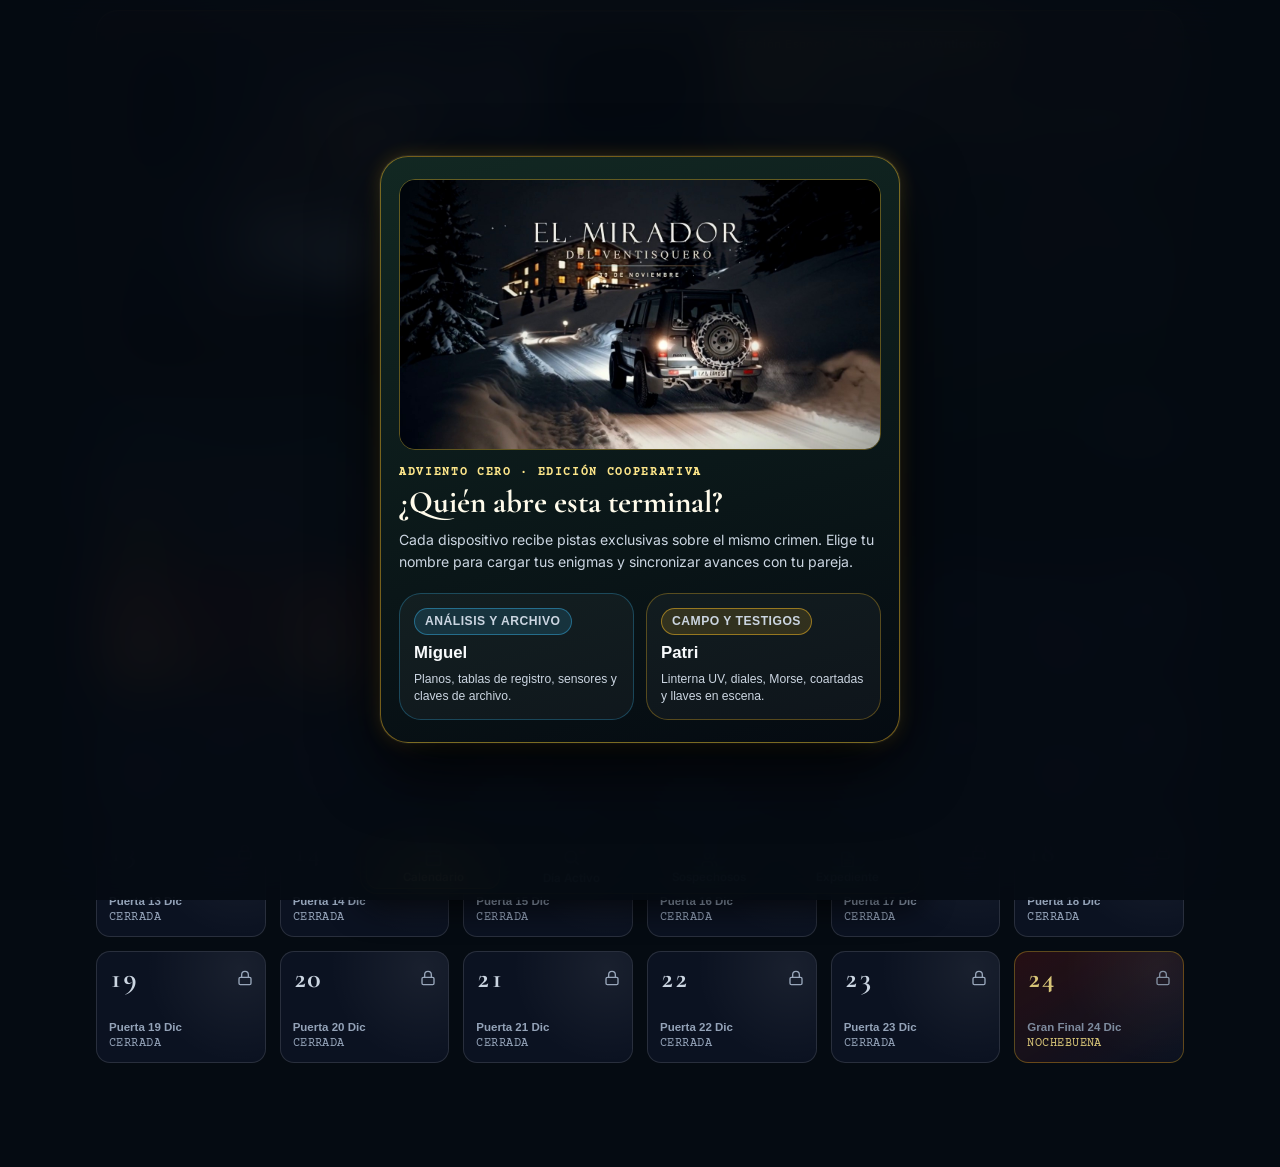
<file: index.html>
<!DOCTYPE html>
<html lang="es">
<head>
  <meta charset="UTF-8">
  <meta name="viewport" content="width=device-width, initial-scale=1.0, viewport-fit=cover, interactive-widget=resizes-content">
  <title>ADVIENTO CERO — El Misterio del Ventisquero</title>

  <meta name="theme-color" content="#050B12">
  <meta name="mobile-web-app-capable" content="yes">
  <meta name="apple-mobile-web-app-capable" content="yes">
  <meta name="apple-mobile-web-app-status-bar-style" content="black-translucent">
  <meta name="apple-mobile-web-app-title" content="Adviento Cero">
  <meta name="description" content="Calendario de adviento interactivo y cooperativo de investigación policial ambientada en el Hotel El Mirador del Ventisquero.">
  <meta property="og:title" content="ADVIENTO CERO — El Misterio del Ventisquero">
  <meta property="og:description" content="Expediente cooperativo del 1 al 24 de diciembre: 25 sospechosos, 24 enigmas y un careo final.">
  <meta property="og:type" content="website">
  <meta property="og:image" content="https://mgesm.github.io/advientocero/video-briefing/poster.jpg">
  <meta http-equiv="Content-Security-Policy" content="default-src 'self'; script-src 'self' https://*.firebaseio.com https://*.firebasedatabase.app; style-src 'self' 'unsafe-inline'; img-src 'self' data: blob:; media-src 'self' blob:; font-src 'self' data:; connect-src 'self' https://*.firebasedatabase.app wss://*.firebasedatabase.app https://*.firebaseio.com wss://*.firebaseio.com; frame-src 'self'; object-src 'none'; base-uri 'self'; form-action 'self';">
  <link rel="manifest" href="manifest.json?v=2.12.0">
  <link rel="icon" type="image/svg+xml" href="imagenes/icon.svg?v=2.12.0">
  <link rel="icon" type="image/png" sizes="192x192" href="imagenes/icon-192.png?v=2.12.0">
  <link rel="apple-touch-icon" sizes="180x180" href="imagenes/apple-touch-icon.png?v=2.12.0">
  <link rel="preload" as="image" href="video-briefing/poster.jpg?v=2.15.0" fetchpriority="high">

  <link rel="stylesheet" href="css/fonts.css?v=2.12.0">
  <link rel="stylesheet" href="css/liquid-christmas.css?v=2.26.0">
  <link rel="stylesheet" href="css/door-rituals.css?v=2.26.0">
  <link rel="stylesheet" href="css/advent-board.css?v=2.26.0">
  <link rel="stylesheet" href="css/puzzles.css?v=2.26.0">
  <link rel="stylesheet" href="css/artifacts.css?v=2.12.0">
  <link rel="stylesheet" href="css/mobile-ux.css?v=2.12.0">

  <!-- Firebase Realtime Database Compat SDK (cacheado localmente para arranque offline) -->
  <script defer src="js/vendor/firebase-app-compat.js?v=2.12.0"></script>
  <script defer src="js/vendor/firebase-database-compat.js?v=2.12.0"></script>
</head>
<body>
  <canvas id="snow-canvas" aria-hidden="true"></canvas>

  <!-- Selector de Identidad Inicial: Miguel vs Patri -->
  <div id="identity-overlay" class="identity-overlay" role="dialog" aria-modal="true" aria-labelledby="id-title">
    <div class="identity-modal" tabindex="-1">
      <img src="video-briefing/poster.jpg?v=2.15.0" alt="El Mirador del Ventisquero · 30 de noviembre" class="identity-cover" width="1280" height="720" decoding="async" fetchpriority="high">
      <div class="identity-kicker">ADVIENTO CERO · EDICIÓN COOPERATIVA</div>
      <h1 class="identity-title" id="id-title">¿Quién abre esta terminal?</h1>
      <p class="identity-desc">
        Cada dispositivo recibe pistas exclusivas sobre el mismo crimen. Elige tu nombre para cargar tus enigmas y sincronizar avances con tu pareja.
      </p>
      <div class="identity-grid">
        <button type="button" class="identity-choice" data-choose-role="miguel">
          <span class="badge badge-frost">ANÁLISIS Y ARCHIVO</span>
          <strong>Miguel</strong>
          <span>Planos, tablas de registro, sensores y claves de archivo.</span>
        </button>
        <button type="button" class="identity-choice" data-choose-role="patri">
          <span class="badge badge-gold">CAMPO Y TESTIGOS</span>
          <strong>Patri</strong>
          <span>Linterna UV, diales, Morse, coartadas y llaves en escena.</span>
        </button>
      </div>
      <button type="button" id="identity-cancel-btn" class="btn btn-ghost" style="display:none;width:100%;margin-top:12px;">Cancelar</button>
    </div>
  </div>

  <div id="adv-toast-host" class="adv-toast-host" aria-live="polite"></div>

  <!-- Contenedor Principal -->
  <div class="app-shell">
    <!-- Barra oculta de Modo Test / Admin -->
    <div id="admin-bar" class="glass-card" style="display:none;padding:10px 14px;margin-bottom:14px;align-items:center;justify-content:space-between;flex-wrap:wrap;gap:8px;border:var(--vg-border-gold);"></div>

    <main>
      <section id="view-calendar" class="view-panel active"></section>
      <section id="view-day" class="view-panel"></section>
      <section id="view-suspects" class="view-panel"></section>
      <section id="view-expediente" class="view-panel"></section>
    </main>
  </div>

  <!-- Dock de Navegación Inferior Mobile-First -->
  <nav class="mobile-dock" aria-label="Navegación principal">
    <button type="button" class="dock-item active" data-tab="calendar">
      <svg aria-hidden="true" width="20" height="20" viewBox="0 0 24 24" fill="none" stroke="currentColor" stroke-width="2" stroke-linecap="round" stroke-linejoin="round"><rect x="3" y="4" width="18" height="18" rx="2"/><line x1="16" y1="2" x2="16" y2="6"/><line x1="8" y1="2" x2="8" y2="6"/><line x1="3" y1="10" x2="21" y2="10"/></svg>
      <span>Calendario</span>
    </button>
    <button type="button" class="dock-item" data-tab="day">
      <span class="dock-badge">
        <svg aria-hidden="true" width="20" height="20" viewBox="0 0 24 24" fill="none" stroke="currentColor" stroke-width="2" stroke-linecap="round" stroke-linejoin="round"><circle cx="11" cy="11" r="8"/><line x1="21" y1="21" x2="16.65" y2="16.65"/></svg>
        <span id="day-dock-dot" class="dock-dot" aria-hidden="true"></span>
      </span>
      <span>Día Activo</span>
    </button>
    <button type="button" class="dock-item" data-tab="suspects">
      <svg aria-hidden="true" width="20" height="20" viewBox="0 0 24 24" fill="none" stroke="currentColor" stroke-width="2" stroke-linecap="round" stroke-linejoin="round"><path d="M16 21v-2a4 4 0 0 0-4-4H6a4 4 0 0 0-4 4v2"/><circle cx="9" cy="7" r="4"/><path d="M22 21v-2a4 4 0 0 0-3-3.87"/><path d="M16 3.13a4 4 0 0 1 0 7.75"/></svg>
      <span>Sospechosos</span>
    </button>
    <button type="button" class="dock-item" data-tab="expediente">
      <svg aria-hidden="true" width="20" height="20" viewBox="0 0 24 24" fill="none" stroke="currentColor" stroke-width="2" stroke-linecap="round" stroke-linejoin="round"><path d="M14 2H6a2 2 0 0 0-2 2v16a2 2 0 0 0 2 2h12a2 2 0 0 0 2-2V8z"/><polyline points="14 2 14 8 20 8"/><line x1="16" y1="13" x2="8" y2="13"/><line x1="16" y1="17" x2="8" y2="17"/></svg>
      <span>Expediente</span>
    </button>
  </nav>

  <!-- Modal Ficha / Dedicatoria -->
  <div id="adv-modal" class="adv-modal-backdrop" role="dialog" aria-modal="true" aria-labelledby="adv-modal-title">
    <div id="adv-modal-body" class="adv-modal-sheet"></div>
  </div>

  <!-- Capa de Animaciones Cinematográficas (Apertura de Sello y Doble Candado) -->
  <div id="cinema-fx-layer" class="cinema-fx-layer" aria-hidden="true"></div>

  <script defer src="config/gift-config.js?v=2.16.0"></script>
  <script defer src="config/firebase-config.js?v=2.12.0"></script>
  <script defer src="data/case-lore.js?v=2.15.0"></script>
  <script defer src="data/suspects.js?v=2.12.0"></script>
  <script defer src="data/days.js?v=2.12.0"></script>
  <script defer src="js/audio-fx.js?v=2.26.0"></script>
  <script defer src="js/door-rituals.js?v=2.26.0"></script>
  <script defer src="js/date-gate.js?v=2.26.0"></script>
  <script defer src="js/sync-engine.js?v=2.26.0"></script>
  <script defer src="js/puzzle-engine.js?v=2.26.0"></script>
  <script defer src="js/day-artifacts.js?v=2.12.0"></script>
  <script defer src="js/app.js?v=2.26.3"></script>
</body>
</html>
</file>
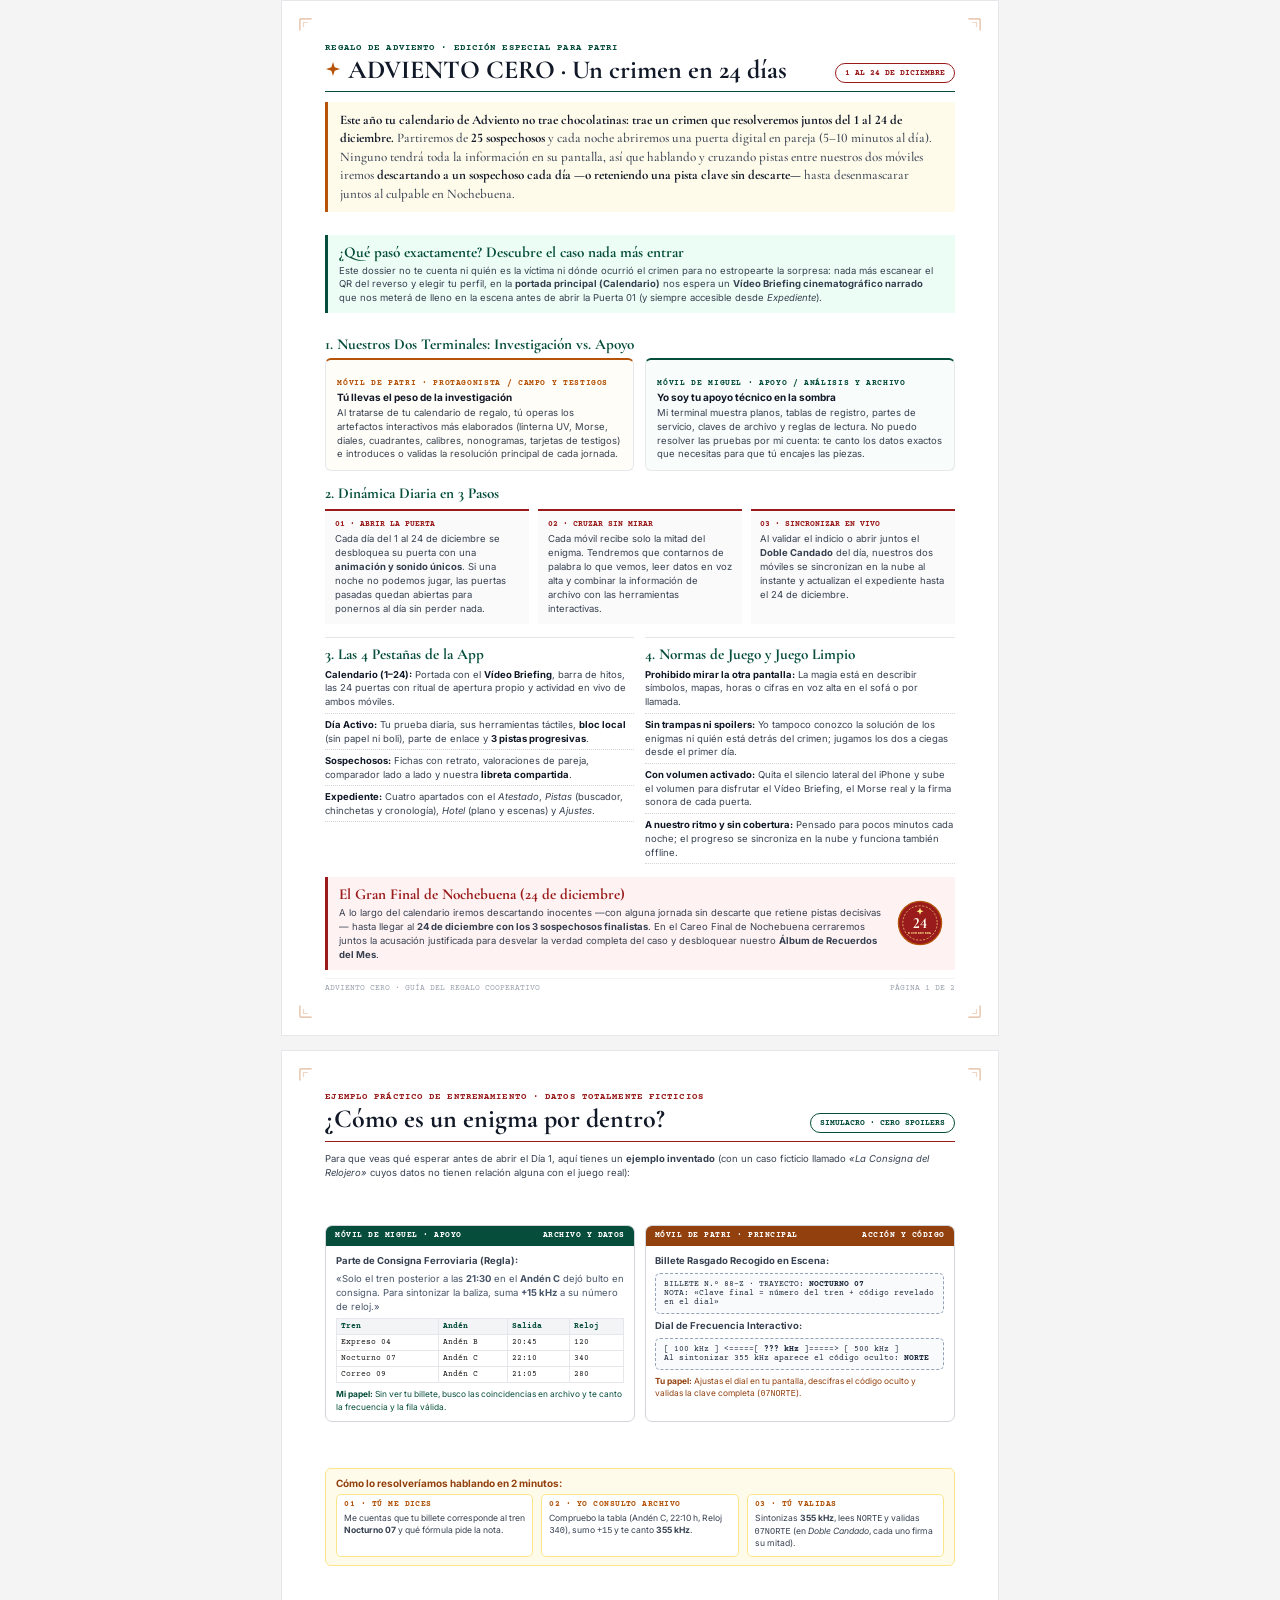
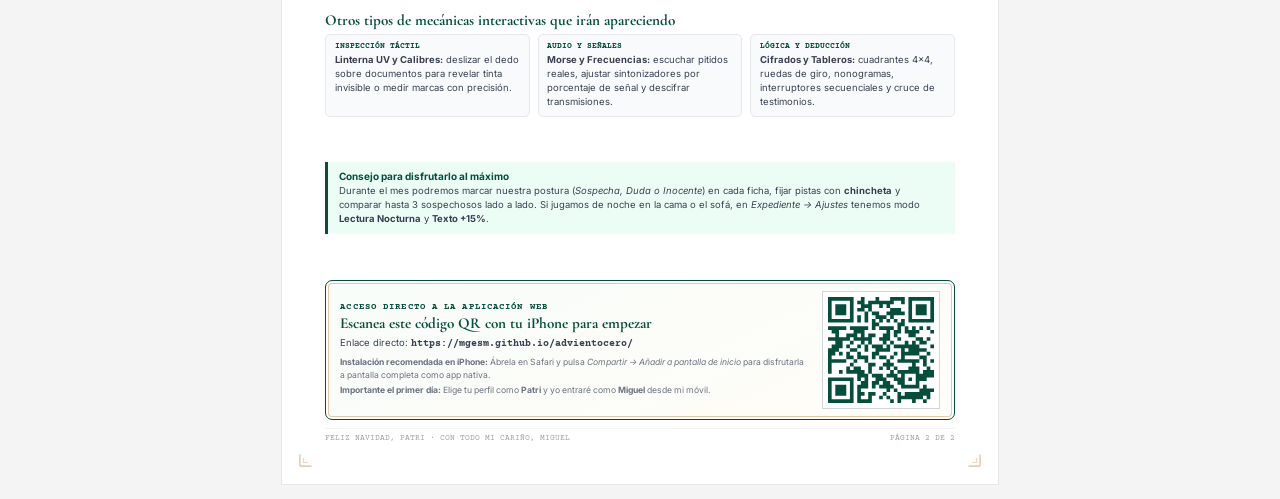
<file: imprimibles/presentacion_adviento_cero.html>
<!DOCTYPE html>
<html lang="es">
<head>
  <meta charset="UTF-8">
  <title>ADVIENTO CERO — Guía de Juego y Regalo para Patri</title>
  <link rel="preconnect" href="https://fonts.googleapis.com">
  <link rel="preconnect" href="https://fonts.gstatic.com" crossorigin>
  <link href="https://fonts.googleapis.com/css2?family=Cormorant+Garamond:ital,wght@0,500;0,600;0,700;1,600&family=Courier+Prime:wght@400;700&family=Inter:wght@400;500;600;700&display=swap" rel="stylesheet">
  <style>
    @page { size: A4; margin: 10mm; }
    * { box-sizing: border-box; margin: 0; padding: 0; }
    body {
      font-family: 'Inter', sans-serif;
      color: #1C1917;
      background: #F4F4F5;
      -webkit-print-color-adjust: exact;
      print-color-adjust: exact;
    }
    .page {
      position: relative;
      width: 100%;
      max-width: 190mm;
      min-height: 274mm;
      display: flex;
      flex-direction: column;
      margin: 0 auto 14px;
      padding: 11mm 11.5mm;
      background: #FFFFFF;
      border: 1px solid #E5E7EB;
      page-break-after: always;
    }
    .page-corner {
      position: absolute;
      width: 18px;
      height: 18px;
      color: rgba(180, 83, 9, 0.42);
      pointer-events: none;
    }
    .page-corner.tl { top: 4.5mm; left: 4.5mm; }
    .page-corner.tr { top: 4.5mm; right: 4.5mm; transform: scaleX(-1); }
    .page-corner.bl { bottom: 4.5mm; left: 4.5mm; transform: scaleY(-1); }
    .page-corner.br { bottom: 4.5mm; right: 4.5mm; transform: scale(-1); }
    .title-row {
      display: flex;
      align-items: center;
      gap: 7px;
      margin-top: 3px;
    }
    .title-row h1 { margin-top: 0; }
    .callout-crimson-flex {
      display: grid;
      grid-template-columns: 1fr auto;
      gap: 12px;
      align-items: center;
    }
    .flow-steps {
      display: grid;
      grid-template-columns: repeat(3, 1fr);
      gap: 8px;
      margin-top: 5px;
    }
    .flow-step {
      padding: 5.5px 7px;
      border-radius: 5px;
      background: #FFFFFF;
      border: 1px solid #FDE68A;
      font-size: 8.6px;
      line-height: 1.38;
      color: #374151;
    }
    .flow-step-num {
      font-family: 'Courier Prime', monospace;
      font-size: 7.8px;
      font-weight: 700;
      color: #B45309;
      letter-spacing: 0.06em;
      display: block;
      margin-bottom: 2px;
    }
    .page:last-child { page-break-after: auto; }
    .page-body {
      flex: 1;
      display: flex;
      flex-direction: column;
      justify-content: space-between;
      gap: 10px;
    }
    .masthead {
      display: flex;
      justify-content: space-between;
      align-items: flex-end;
      padding-bottom: 8px;
      border-bottom: 1.5px solid #064E3B;
      margin-bottom: 10px;
    }
    .eyebrow {
      font-family: 'Courier Prime', monospace;
      font-size: 8.5px;
      letter-spacing: 0.13em;
      text-transform: uppercase;
      color: #064E3B;
      font-weight: 700;
    }
    h1 {
      font-family: 'Cormorant Garamond', Georgia, serif;
      font-size: 26px;
      font-weight: 700;
      line-height: 1.06;
      color: #111827;
      margin-top: 3px;
    }
    .issue-tag {
      font-family: 'Courier Prime', monospace;
      font-size: 8.4px;
      color: #991B1B;
      border: 1px solid #991B1B;
      padding: 4px 9px;
      border-radius: 99px;
      font-weight: 700;
      white-space: nowrap;
    }
    .lead {
      font-family: 'Cormorant Garamond', Georgia, serif;
      font-variant-numeric: lining-nums;
      font-size: 13.1px;
      font-weight: 500;
      line-height: 1.42;
      color: #374151;
      padding: 8.5px 12px;
      border-left: 3px solid #B45309;
      background: #FFFBEB;
      margin-bottom: 10px;
    }
    .lead strong {
      font-weight: 700;
      color: #111827;
    }
    h2 {
      font-family: 'Cormorant Garamond', Georgia, serif;
      font-size: 15.2px;
      color: #064E3B;
      margin-bottom: 5px;
    }
    h3 {
      font-family: 'Inter', sans-serif;
      font-size: 10px;
      font-weight: 700;
      color: #111827;
      margin-bottom: 3px;
    }
    p, li {
      font-size: 9.5px;
      line-height: 1.46;
      color: #374151;
    }
    .cols-2 {
      display: grid;
      grid-template-columns: 1fr 1fr;
      gap: 11px;
      margin-bottom: 9px;
    }
    .role-card {
      padding: 9px 11px;
      border-radius: 6px;
      border: 1px solid #E5E7EB;
      background: #FAFAFA;
    }
    .role-card.patri {
      border-top: 2.5px solid #B45309;
      background: #FFFDF7;
    }
    .role-card.miguel {
      border-top: 2.5px solid #064E3B;
      background: #F8FCFA;
    }
    .role-badge {
      display: inline-block;
      font-family: 'Courier Prime', monospace;
      font-size: 8px;
      font-weight: 700;
      letter-spacing: 0.08em;
      text-transform: uppercase;
      margin-bottom: 3px;
    }
    .role-card.patri .role-badge { color: #B45309; }
    .role-card.miguel .role-badge { color: #064E3B; }
    .steps {
      display: grid;
      grid-template-columns: repeat(3, 1fr);
      gap: 9px;
      margin: 7px 0 10px;
    }
    .step {
      padding: 8.5px 9.5px;
      border-top: 2px solid #991B1B;
      background: #FAFAFA;
    }
    .step-label {
      font-family: 'Courier Prime', monospace;
      font-size: 8.4px;
      font-weight: 700;
      color: #991B1B;
      margin-bottom: 3px;
    }
    .clean-block {
      padding-top: 7px;
      border-top: 1px solid #E5E7EB;
      margin-bottom: 9px;
    }
    .kv-list { list-style: none; display: flex; flex-direction: column; gap: 4px; }
    .kv-list li {
      padding-bottom: 3.5px;
      border-bottom: 1px dotted #D1D5DB;
    }
    .kv-list strong { color: #111827; }
    .callout-crimson {
      padding: 8.5px 11px;
      border-left: 3px solid #991B1B;
      background: #FEF2F2;
      margin-bottom: 9px;
    }
    .callout-video {
      padding: 8px 11px;
      border-left: 3px solid #064E3B;
      background: #ECFDF5;
      margin-bottom: 9px;
    }
    .mock-grid {
      display: grid;
      grid-template-columns: 1fr 1fr;
      gap: 10px;
      margin: 7px 0 9px;
    }
    .phone-mock {
      border: 1px solid #D1D5DB;
      border-radius: 7px;
      overflow: hidden;
      background: #FFFFFF;
    }
    .phone-head {
      padding: 5.5px 9px;
      font-family: 'Courier Prime', monospace;
      font-size: 8.2px;
      font-weight: 700;
      letter-spacing: 0.06em;
      text-transform: uppercase;
      color: #FFFFFF;
      display: flex;
      justify-content: space-between;
    }
    .phone-head.patri-h { background: #92400E; }
    .phone-head.miguel-h { background: #064E3B; }
    .phone-body {
      padding: 8px 9.5px;
      font-size: 9px;
    }
    .mock-table {
      width: 100%;
      border-collapse: collapse;
      font-family: 'Courier Prime', monospace;
      font-size: 8.2px;
      margin: 5px 0;
    }
    .mock-table th, .mock-table td {
      border: 1px solid #E5E7EB;
      padding: 3px 4px;
      text-align: left;
    }
    .mock-table th {
      background: #F3F4F6;
      color: #064E3B;
    }
    .mock-widget {
      margin: 5px 0;
      padding: 6px 8px;
      border-radius: 5px;
      background: #F8FAFC;
      border: 1px dashed #94A3B8;
      font-family: 'Courier Prime', monospace;
      font-size: 8.3px;
      color: #1E293B;
    }
    .flow-box {
      padding: 8px 10px;
      border-radius: 6px;
      background: #FFFBEB;
      border: 1px solid #FDE68A;
      margin-bottom: 9px;
    }
    .mech-strip {
      display: grid;
      grid-template-columns: repeat(3, 1fr);
      gap: 8px;
      margin-bottom: 9px;
    }
    .mech-card {
      padding: 7px 8.5px;
      border-radius: 5px;
      background: #F9FAFB;
      border: 1px solid #E5E7EB;
    }
    .mech-tag {
      font-family: 'Courier Prime', monospace;
      font-size: 8px;
      font-weight: 700;
      color: #064E3B;
      text-transform: uppercase;
      margin-bottom: 2px;
    }
    .qr-footer {
      display: grid;
      grid-template-columns: 1fr auto;
      gap: 14px;
      align-items: center;
      padding: 10px 14px;
      border: 1.5px solid #064E3B;
      box-shadow: inset 0 0 0 2px #FFFFFF, inset 0 0 0 3px rgba(180, 83, 9, 0.32);
      border-radius: 7px;
      background: linear-gradient(155deg, #F8FCFA 0%, #FFFDF7 100%);
      margin-top: 7px;
    }
    .qr-wrap {
      padding: 5px;
      background: #FFFFFF;
      border: 1px solid #D1D5DB;
    }
    .page-foot {
      margin-top: 8px;
      padding-top: 5px;
      border-top: 1px solid #F3F4F6;
      display: flex;
      justify-content: space-between;
      font-family: 'Courier Prime', monospace;
      font-size: 7.8px;
      color: #9CA3AF;
    }
    @media print {
      body { background: none; }
      .page { margin: 0; border: none; }
    }
  </style>
</head>
<body>
  <!-- PÁGINA 1: QUÉ ES ADVIENTO CERO, ROLES Y MECÁNICA COOPERATIVA -->
  <section class="page">
    <svg class="page-corner tl" viewBox="0 0 20 20" fill="none" stroke="currentColor" stroke-width="1.3"><path d="M1 14 V2 Q1 1 2 1 H14"/><path d="M5 10 V5 H10" stroke-opacity="0.55"/></svg>
    <svg class="page-corner tr" viewBox="0 0 20 20" fill="none" stroke="currentColor" stroke-width="1.3"><path d="M1 14 V2 Q1 1 2 1 H14"/><path d="M5 10 V5 H10" stroke-opacity="0.55"/></svg>
    <svg class="page-corner bl" viewBox="0 0 20 20" fill="none" stroke="currentColor" stroke-width="1.3"><path d="M1 14 V2 Q1 1 2 1 H14"/><path d="M5 10 V5 H10" stroke-opacity="0.55"/></svg>
    <svg class="page-corner br" viewBox="0 0 20 20" fill="none" stroke="currentColor" stroke-width="1.3"><path d="M1 14 V2 Q1 1 2 1 H14"/><path d="M5 10 V5 H10" stroke-opacity="0.55"/></svg>
    <header class="masthead">
      <div>
        <div class="eyebrow">Regalo de Adviento · Edición Especial para Patri</div>
        <div class="title-row">
          <svg width="16" height="16" viewBox="0 0 24 24" fill="#B45309" aria-hidden="true"><polygon points="12 1.5 14.5 9.2 22.5 12 14.5 14.8 12 22.5 9.5 14.8 1.5 12 9.5 9.2"/></svg>
          <h1>ADVIENTO CERO · Un crimen en 24 días</h1>
        </div>
      </div>
      <span class="issue-tag">1 AL 24 DE DICIEMBRE</span>
    </header>

    <div class="page-body">
      <div class="lead">
        <strong>Este año tu calendario de Adviento no trae chocolatinas: trae un crimen que resolveremos juntos del 1 al 24 de diciembre.</strong> Partiremos de <strong>25 sospechosos</strong> y cada noche abriremos una puerta digital en pareja (5–10 minutos al día). Ninguno tendrá toda la información en su pantalla, así que hablando y cruzando pistas entre nuestros dos móviles iremos <strong>descartando a un sospechoso cada día —o reteniendo una pista clave sin descarte—</strong> hasta desenmascarar juntos al culpable en Nochebuena.
      </div>

      <div class="callout-video">
        <h2 style="margin-bottom:3px;">¿Qué pasó exactamente? Descubre el caso nada más entrar</h2>
        <p>
          Este dossier no te cuenta ni quién es la víctima ni dónde ocurrió el crimen para no estropearte la sorpresa: nada más escanear el QR del reverso y elegir tu perfil, en la <strong>portada principal (Calendario)</strong> nos espera un <strong>Vídeo Briefing cinematográfico narrado</strong> que nos meterá de lleno en la escena antes de abrir la Puerta 01 (y siempre accesible desde <em>Expediente</em>).
        </p>
      </div>

      <div>
        <h2 style="margin-top:0;">1. Nuestros Dos Terminales: Investigación vs. Apoyo</h2>
        <div class="cols-2" style="margin-bottom:0;">
          <div class="role-card patri">
            <div class="role-badge">Móvil de Patri · Protagonista / Campo y Testigos</div>
            <h3>Tú llevas el peso de la investigación</h3>
            <p>
              Al tratarse de tu calendario de regalo, tú operas los artefactos interactivos más elaborados (linterna UV, Morse, diales, cuadrantes, calibres, nonogramas, tarjetas de testigos) e introduces o validas la resolución principal de cada jornada.
            </p>
          </div>
          <div class="role-card miguel">
            <div class="role-badge">Móvil de Miguel · Apoyo / Análisis y Archivo</div>
            <h3>Yo soy tu apoyo técnico en la sombra</h3>
            <p>
              Mi terminal muestra planos, tablas de registro, partes de servicio, claves de archivo y reglas de lectura. No puedo resolver las pruebas por mi cuenta: te canto los datos exactos que necesitas para que tú encajes las piezas.
            </p>
          </div>
        </div>
      </div>

      <div>
        <h2>2. Dinámica Diaria en 3 Pasos</h2>
        <div class="steps" style="margin-bottom:0;">
          <div class="step">
            <div class="step-label">01 · ABRIR LA PUERTA</div>
            <p>Cada día del 1 al 24 de diciembre se desbloquea su puerta con una <strong>animación y sonido únicos</strong>. Si una noche no podemos jugar, las puertas pasadas quedan abiertas para ponernos al día sin perder nada.</p>
          </div>
          <div class="step">
            <div class="step-label">02 · CRUZAR SIN MIRAR</div>
            <p>Cada móvil recibe solo la mitad del enigma. Tendremos que contarnos de palabra lo que vemos, leer datos en voz alta y combinar la información de archivo con las herramientas interactivas.</p>
          </div>
          <div class="step">
            <div class="step-label">03 · SINCRONIZAR EN VIVO</div>
            <p>Al validar el indicio o abrir juntos el <strong>Doble Candado</strong> del día, nuestros dos móviles se sincronizan en la nube al instante y actualizan el expediente hasta el 24 de diciembre.</p>
          </div>
        </div>
      </div>

      <div class="cols-2" style="margin-bottom:0;">
        <div class="clean-block" style="margin-bottom:0;">
          <h2>3. Las 4 Pestañas de la App</h2>
          <ul class="kv-list">
            <li><strong>Calendario (1–24):</strong> Portada con el <strong>Vídeo Briefing</strong>, barra de hitos, las 24 puertas con ritual de apertura propio y actividad en vivo de ambos móviles.</li>
            <li><strong>Día Activo:</strong> Tu prueba diaria, sus herramientas táctiles, <strong>bloc local</strong> (sin papel ni boli), parte de enlace y <strong>3 pistas progresivas</strong>.</li>
            <li><strong>Sospechosos:</strong> Fichas con retrato, valoraciones de pareja, comparador lado a lado y nuestra <strong>libreta compartida</strong>.</li>
            <li><strong>Expediente:</strong> Cuatro apartados con el <em>Atestado</em>, <em>Pistas</em> (buscador, chinchetas y cronología), <em>Hotel</em> (plano y escenas) y <em>Ajustes</em>.</li>
          </ul>
        </div>

        <div class="clean-block" style="margin-bottom:0;">
          <h2>4. Normas de Juego y Juego Limpio</h2>
          <ul class="kv-list">
            <li><strong>Prohibido mirar la otra pantalla:</strong> La magia está en describir símbolos, mapas, horas o cifras en voz alta en el sofá o por llamada.</li>
            <li><strong>Sin trampas ni spoilers:</strong> Yo tampoco conozco la solución de los enigmas ni quién está detrás del crimen; jugamos los dos a ciegas desde el primer día.</li>
            <li><strong>Con volumen activado:</strong> Quita el silencio lateral del iPhone y sube el volumen para disfrutar el Vídeo Briefing, el Morse real y la firma sonora de cada puerta.</li>
            <li><strong>A nuestro ritmo y sin cobertura:</strong> Pensado para pocos minutos cada noche; el progreso se sincroniza en la nube y funciona también offline.</li>
          </ul>
        </div>
      </div>

      <div class="callout-crimson callout-crimson-flex" style="margin-bottom:0;">
        <div>
          <h2 style="color:#991B1B;margin-bottom:3px;">El Gran Final de Nochebuena (24 de diciembre)</h2>
          <p>
            A lo largo del calendario iremos descartando inocentes —con alguna jornada sin descarte que retiene pistas decisivas— hasta llegar al <strong>24 de diciembre con los 3 sospechosos finalistas</strong>. En el Careo Final de Nochebuena cerraremos juntos la acusación justificada para desvelar la verdad completa del caso y desbloquear nuestro <strong>Álbum de Recuerdos del Mes</strong>.
          </p>
        </div>
        <svg width="48" height="48" viewBox="0 0 60 60" aria-hidden="true" style="flex-shrink:0;">
          <circle cx="30" cy="30" r="27" fill="#991B1B" stroke="#B45309" stroke-width="1.6"/>
          <circle cx="30" cy="30" r="21.5" fill="none" stroke="#FDE68A" stroke-opacity="0.85" stroke-width="1" stroke-dasharray="2.5 2"/>
          <polygon points="30,11 31.2,14.2 34.4,15.4 31.2,16.6 30,19.8 28.8,16.6 25.6,15.4 28.8,14.2" fill="#FEF08A"/>
          <text x="30" y="36" text-anchor="middle" fill="#FFFBEB" font-family="Cormorant Garamond, Georgia, serif" font-size="19.5" font-weight="700" style="font-variant-numeric:lining-nums;">24</text>
          <text x="30" y="43.5" text-anchor="middle" fill="#FDE68A" font-family="Courier Prime, monospace" font-size="3.5" font-weight="700" letter-spacing="0.42">NOCHEBUENA</text>
        </svg>
      </div>
    </div>

    <div class="page-foot">
      <span>ADVIENTO CERO · GUÍA DEL REGALO COOPERATIVO</span>
      <span>PÁGINA 1 DE 2</span>
    </div>
  </section>

  <!-- PÁGINA 2: EJEMPLO INVENTADO DE DINÁMICA + QR DE ACCESO -->
  <section class="page">
    <svg class="page-corner tl" viewBox="0 0 20 20" fill="none" stroke="currentColor" stroke-width="1.3"><path d="M1 14 V2 Q1 1 2 1 H14"/><path d="M5 10 V5 H10" stroke-opacity="0.55"/></svg>
    <svg class="page-corner tr" viewBox="0 0 20 20" fill="none" stroke="currentColor" stroke-width="1.3"><path d="M1 14 V2 Q1 1 2 1 H14"/><path d="M5 10 V5 H10" stroke-opacity="0.55"/></svg>
    <svg class="page-corner bl" viewBox="0 0 20 20" fill="none" stroke="currentColor" stroke-width="1.3"><path d="M1 14 V2 Q1 1 2 1 H14"/><path d="M5 10 V5 H10" stroke-opacity="0.55"/></svg>
    <svg class="page-corner br" viewBox="0 0 20 20" fill="none" stroke="currentColor" stroke-width="1.3"><path d="M1 14 V2 Q1 1 2 1 H14"/><path d="M5 10 V5 H10" stroke-opacity="0.55"/></svg>
    <header class="masthead" style="border-color:#991B1B;">
      <div>
        <div class="eyebrow" style="color:#991B1B;">Ejemplo Práctico de Entrenamiento · Datos Totalmente Ficticios</div>
        <h1>¿Cómo es un enigma por dentro?</h1>
      </div>
      <span class="issue-tag" style="color:#064E3B;border-color:#064E3B;">SIMULACRO · CERO SPOILERS</span>
    </header>

    <div class="page-body">
      <p style="margin-bottom:0;">
        Para que veas qué esperar antes de abrir el Día 1, aquí tienes un <strong>ejemplo inventado</strong> (con un caso ficticio llamado <em>«La Consigna del Relojero»</em> cuyos datos no tienen relación alguna con el juego real):
      </p>

      <div class="mock-grid" style="margin:0;">
        <div class="phone-mock">
          <div class="phone-head miguel-h">
            <span>MÓVIL DE MIGUEL · APOYO</span>
            <span>ARCHIVO Y DATOS</span>
          </div>
          <div class="phone-body">
            <p style="margin-bottom:4px;"><strong>Parte de Consigna Ferroviaria (Regla):</strong></p>
            <p style="margin-bottom:5px;color:#475569;">
              «Solo el tren posterior a las <strong>21:30</strong> en el <strong>Andén C</strong> dejó bulto en consigna. Para sintonizar la baliza, suma <strong>+15 kHz</strong> a su número de reloj.»
            </p>
            <table class="mock-table">
              <tr><th>Tren</th><th>Andén</th><th>Salida</th><th>Reloj</th></tr>
              <tr><td>Expreso 04</td><td>Andén B</td><td>20:45</td><td>120</td></tr>
              <tr><td>Nocturno 07</td><td>Andén C</td><td>22:10</td><td>340</td></tr>
              <tr><td>Correo 09</td><td>Andén C</td><td>21:05</td><td>280</td></tr>
            </table>
            <p style="font-size:8.4px;color:#064E3B;"><strong>Mi papel:</strong> Sin ver tu billete, busco las coincidencias en archivo y te canto la frecuencia y la fila válida.</p>
          </div>
        </div>

        <div class="phone-mock">
          <div class="phone-head patri-h">
            <span>MÓVIL DE PATRI · PRINCIPAL</span>
            <span>ACCIÓN Y CÓDIGO</span>
          </div>
          <div class="phone-body">
            <p style="margin-bottom:4px;"><strong>Billete Rasgado Recogido en Escena:</strong></p>
            <div class="mock-widget">
              BILLETE N.º 88-Z · TRAYECTO: <strong>NOCTURNO 07</strong><br>
              NOTA: «Clave final = número del tren + código revelado en el dial»
            </div>
            <p style="margin-bottom:3px;"><strong>Dial de Frecuencia Interactivo:</strong></p>
            <div class="mock-widget">
              [ 100 kHz ] &lt;=====[ <strong>??? kHz</strong> ]=====&gt; [ 500 kHz ]<br>
              Al sintonizar 355 kHz aparece el código oculto: <strong>NORTE</strong>
            </div>
            <p style="font-size:8.4px;color:#92400E;"><strong>Tu papel:</strong> Ajustas el dial en tu pantalla, descifras el código oculto y validas la clave completa (<code>07NORTE</code>).</p>
          </div>
        </div>
      </div>

      <div class="flow-box" style="margin-bottom:0;">
        <h3 style="color:#92400E;">Cómo lo resolveríamos hablando en 2 minutos:</h3>
        <div class="flow-steps">
          <div class="flow-step">
            <span class="flow-step-num">01 · TÚ ME DICES</span>
            Me cuentas que tu billete corresponde al tren <strong>Nocturno 07</strong> y qué fórmula pide la nota.
          </div>
          <div class="flow-step">
            <span class="flow-step-num">02 · YO CONSULTO ARCHIVO</span>
            Compruebo la tabla (Andén C, 22:10 h, Reloj <code>340</code>), sumo <code>+15</code> y te canto <strong>355 kHz</strong>.
          </div>
          <div class="flow-step">
            <span class="flow-step-num">03 · TÚ VALIDAS</span>
            Sintonizas <strong>355 kHz</strong>, lees <code>NORTE</code> y validas <code>07NORTE</code> (en <em>Doble Candado</em>, cada uno firma su mitad).
          </div>
        </div>
      </div>

      <div>
        <h2>Otros tipos de mecánicas interactivas que irán apareciendo</h2>
        <div class="mech-strip" style="margin-bottom:0;">
          <div class="mech-card">
            <div class="mech-tag">Inspección Táctil</div>
            <p><strong>Linterna UV y Calibres:</strong> deslizar el dedo sobre documentos para revelar tinta invisible o medir marcas con precisión.</p>
          </div>
          <div class="mech-card">
            <div class="mech-tag">Audio y Señales</div>
            <p><strong>Morse y Frecuencias:</strong> escuchar pitidos reales, ajustar sintonizadores por porcentaje de señal y descifrar transmisiones.</p>
          </div>
          <div class="mech-card">
            <div class="mech-tag">Lógica y Deducción</div>
            <p><strong>Cifrados y Tableros:</strong> cuadrantes 4×4, ruedas de giro, nonogramas, interruptores secuenciales y cruce de testimonios.</p>
          </div>
        </div>
      </div>

      <div class="callout-video" style="margin-bottom:0;">
        <h3 style="color:#064E3B;margin-bottom:2px;">Consejo para disfrutarlo al máximo</h3>
        <p>
          Durante el mes podremos marcar nuestra postura (<em>Sospecha, Duda o Inocente</em>) en cada ficha, fijar pistas con <strong>chincheta</strong> y comparar hasta 3 sospechosos lado a lado. Si jugamos de noche en la cama o el sofá, en <em>Expediente → Ajustes</em> tenemos modo <strong>Lectura Nocturna</strong> y <strong>Texto +15%</strong>.
        </p>
      </div>

      <div class="qr-footer" style="margin-top:0;">
        <div>
          <div class="eyebrow">Acceso Directo a la Aplicación Web</div>
          <h2 style="margin:2px 0 4px;">Escanea este código QR con tu iPhone para empezar</h2>
          <p style="margin-bottom:4px;">Enlace directo: <strong style="font-family:'Courier Prime',monospace;">https://mgesm.github.io/advientocero/</strong></p>
          <p style="font-size:8.6px;color:#6B7280;margin-bottom:3px;"><strong>Instalación recomendada en iPhone:</strong> Ábrela en Safari y pulsa <em>Compartir → Añadir a pantalla de inicio</em> para disfrutarla a pantalla completa como app nativa.</p>
          <p style="font-size:8.6px;color:#6B7280;"><strong>Importante el primer día:</strong> Elige tu perfil como <strong>Patri</strong> y yo entraré como <strong>Miguel</strong> desde mi móvil.</p>
        </div>
        <div class="qr-wrap">
          <img src="qr_advientocero.svg" alt="QR Adviento Cero" style="width:106px;height:106px;display:block;">
        </div>
      </div>
    </div>

    <div class="page-foot">
      <span>FELIZ NAVIDAD, PATRI · CON TODO MI CARIÑO, MIGUEL</span>
      <span>PÁGINA 2 DE 2</span>
    </div>
  </section>
</body>
</html>
</file>
<file: css/fonts.css>
/* latin-ext */
@font-face {
  font-family: 'Cormorant Garamond';
  font-style: italic;
  font-weight: 600;
  font-display: swap;
  src: url(../fonts/font-1.woff2) format('woff2');
  unicode-range: U+0100-02BA, U+02BD-02C5, U+02C7-02CC, U+02CE-02D7, U+02DD-02FF, U+0304, U+0308, U+0329, U+1D00-1DBF, U+1E00-1E9F, U+1EF2-1EFF, U+2020, U+20A0-20AB, U+20AD-20C4, U+2113, U+2C60-2C7F, U+A720-A7FF;
}
/* latin */
@font-face {
  font-family: 'Cormorant Garamond';
  font-style: italic;
  font-weight: 600;
  font-display: swap;
  src: url(../fonts/font-2.woff2) format('woff2');
  unicode-range: U+0000-00FF, U+0131, U+0152-0153, U+02BB-02BC, U+02C6, U+02DA, U+02DC, U+0304, U+0308, U+0329, U+2000-206F, U+20AC, U+2122, U+2191, U+2193, U+2212, U+2215, U+FEFF, U+FFFD;
}
/* latin-ext */
@font-face {
  font-family: 'Cormorant Garamond';
  font-style: normal;
  font-weight: 600;
  font-display: swap;
  src: url(../fonts/font-3.woff2) format('woff2');
  unicode-range: U+0100-02BA, U+02BD-02C5, U+02C7-02CC, U+02CE-02D7, U+02DD-02FF, U+0304, U+0308, U+0329, U+1D00-1DBF, U+1E00-1E9F, U+1EF2-1EFF, U+2020, U+20A0-20AB, U+20AD-20C4, U+2113, U+2C60-2C7F, U+A720-A7FF;
}
/* latin */
@font-face {
  font-family: 'Cormorant Garamond';
  font-style: normal;
  font-weight: 600;
  font-display: swap;
  src: url(../fonts/font-4.woff2) format('woff2');
  unicode-range: U+0000-00FF, U+0131, U+0152-0153, U+02BB-02BC, U+02C6, U+02DA, U+02DC, U+0304, U+0308, U+0329, U+2000-206F, U+20AC, U+2122, U+2191, U+2193, U+2212, U+2215, U+FEFF, U+FFFD;
}
/* latin-ext */
@font-face {
  font-family: 'Cormorant Garamond';
  font-style: normal;
  font-weight: 700;
  font-display: swap;
  src: url(../fonts/font-3.woff2) format('woff2');
  unicode-range: U+0100-02BA, U+02BD-02C5, U+02C7-02CC, U+02CE-02D7, U+02DD-02FF, U+0304, U+0308, U+0329, U+1D00-1DBF, U+1E00-1E9F, U+1EF2-1EFF, U+2020, U+20A0-20AB, U+20AD-20C4, U+2113, U+2C60-2C7F, U+A720-A7FF;
}
/* latin */
@font-face {
  font-family: 'Cormorant Garamond';
  font-style: normal;
  font-weight: 700;
  font-display: swap;
  src: url(../fonts/font-4.woff2) format('woff2');
  unicode-range: U+0000-00FF, U+0131, U+0152-0153, U+02BB-02BC, U+02C6, U+02DA, U+02DC, U+0304, U+0308, U+0329, U+2000-206F, U+20AC, U+2122, U+2191, U+2193, U+2212, U+2215, U+FEFF, U+FFFD;
}
/* latin-ext */
@font-face {
  font-family: 'Courier Prime';
  font-style: normal;
  font-weight: 400;
  font-display: swap;
  src: url(../fonts/font-5.woff2) format('woff2');
  unicode-range: U+0100-02BA, U+02BD-02C5, U+02C7-02CC, U+02CE-02D7, U+02DD-02FF, U+0304, U+0308, U+0329, U+1D00-1DBF, U+1E00-1E9F, U+1EF2-1EFF, U+2020, U+20A0-20AB, U+20AD-20C4, U+2113, U+2C60-2C7F, U+A720-A7FF;
}
/* latin */
@font-face {
  font-family: 'Courier Prime';
  font-style: normal;
  font-weight: 400;
  font-display: swap;
  src: url(../fonts/font-6.woff2) format('woff2');
  unicode-range: U+0000-00FF, U+0131, U+0152-0153, U+02BB-02BC, U+02C6, U+02DA, U+02DC, U+0304, U+0308, U+0329, U+2000-206F, U+20AC, U+2122, U+2191, U+2193, U+2212, U+2215, U+FEFF, U+FFFD;
}
/* latin-ext */
@font-face {
  font-family: 'Courier Prime';
  font-style: normal;
  font-weight: 700;
  font-display: swap;
  src: url(../fonts/font-7.woff2) format('woff2');
  unicode-range: U+0100-02BA, U+02BD-02C5, U+02C7-02CC, U+02CE-02D7, U+02DD-02FF, U+0304, U+0308, U+0329, U+1D00-1DBF, U+1E00-1E9F, U+1EF2-1EFF, U+2020, U+20A0-20AB, U+20AD-20C4, U+2113, U+2C60-2C7F, U+A720-A7FF;
}
/* latin */
@font-face {
  font-family: 'Courier Prime';
  font-style: normal;
  font-weight: 700;
  font-display: swap;
  src: url(../fonts/font-8.woff2) format('woff2');
  unicode-range: U+0000-00FF, U+0131, U+0152-0153, U+02BB-02BC, U+02C6, U+02DA, U+02DC, U+0304, U+0308, U+0329, U+2000-206F, U+20AC, U+2122, U+2191, U+2193, U+2212, U+2215, U+FEFF, U+FFFD;
}
/* latin-ext */
@font-face {
  font-family: 'Inter';
  font-style: normal;
  font-weight: 400;
  font-display: swap;
  src: url(../fonts/font-9.woff2) format('woff2');
  unicode-range: U+0100-02BA, U+02BD-02C5, U+02C7-02CC, U+02CE-02D7, U+02DD-02FF, U+0304, U+0308, U+0329, U+1D00-1DBF, U+1E00-1E9F, U+1EF2-1EFF, U+2020, U+20A0-20AB, U+20AD-20C4, U+2113, U+2C60-2C7F, U+A720-A7FF;
}
/* latin */
@font-face {
  font-family: 'Inter';
  font-style: normal;
  font-weight: 400;
  font-display: swap;
  src: url(../fonts/font-10.woff2) format('woff2');
  unicode-range: U+0000-00FF, U+0131, U+0152-0153, U+02BB-02BC, U+02C6, U+02DA, U+02DC, U+0304, U+0308, U+0329, U+2000-206F, U+20AC, U+2122, U+2191, U+2193, U+2212, U+2215, U+FEFF, U+FFFD;
}
/* latin-ext */
@font-face {
  font-family: 'Inter';
  font-style: normal;
  font-weight: 500;
  font-display: swap;
  src: url(../fonts/font-9.woff2) format('woff2');
  unicode-range: U+0100-02BA, U+02BD-02C5, U+02C7-02CC, U+02CE-02D7, U+02DD-02FF, U+0304, U+0308, U+0329, U+1D00-1DBF, U+1E00-1E9F, U+1EF2-1EFF, U+2020, U+20A0-20AB, U+20AD-20C4, U+2113, U+2C60-2C7F, U+A720-A7FF;
}
/* latin */
@font-face {
  font-family: 'Inter';
  font-style: normal;
  font-weight: 500;
  font-display: swap;
  src: url(../fonts/font-10.woff2) format('woff2');
  unicode-range: U+0000-00FF, U+0131, U+0152-0153, U+02BB-02BC, U+02C6, U+02DA, U+02DC, U+0304, U+0308, U+0329, U+2000-206F, U+20AC, U+2122, U+2191, U+2193, U+2212, U+2215, U+FEFF, U+FFFD;
}
/* latin-ext */
@font-face {
  font-family: 'Inter';
  font-style: normal;
  font-weight: 600;
  font-display: swap;
  src: url(../fonts/font-9.woff2) format('woff2');
  unicode-range: U+0100-02BA, U+02BD-02C5, U+02C7-02CC, U+02CE-02D7, U+02DD-02FF, U+0304, U+0308, U+0329, U+1D00-1DBF, U+1E00-1E9F, U+1EF2-1EFF, U+2020, U+20A0-20AB, U+20AD-20C4, U+2113, U+2C60-2C7F, U+A720-A7FF;
}
/* latin */
@font-face {
  font-family: 'Inter';
  font-style: normal;
  font-weight: 600;
  font-display: swap;
  src: url(../fonts/font-10.woff2) format('woff2');
  unicode-range: U+0000-00FF, U+0131, U+0152-0153, U+02BB-02BC, U+02C6, U+02DA, U+02DC, U+0304, U+0308, U+0329, U+2000-206F, U+20AC, U+2122, U+2191, U+2193, U+2212, U+2215, U+FEFF, U+FFFD;
}
/* latin-ext */
@font-face {
  font-family: 'Inter';
  font-style: normal;
  font-weight: 700;
  font-display: swap;
  src: url(../fonts/font-9.woff2) format('woff2');
  unicode-range: U+0100-02BA, U+02BD-02C5, U+02C7-02CC, U+02CE-02D7, U+02DD-02FF, U+0304, U+0308, U+0329, U+1D00-1DBF, U+1E00-1E9F, U+1EF2-1EFF, U+2020, U+20A0-20AB, U+20AD-20C4, U+2113, U+2C60-2C7F, U+A720-A7FF;
}
/* latin */
@font-face {
  font-family: 'Inter';
  font-style: normal;
  font-weight: 700;
  font-display: swap;
  src: url(../fonts/font-10.woff2) format('woff2');
  unicode-range: U+0000-00FF, U+0131, U+0152-0153, U+02BB-02BC, U+02C6, U+02DA, U+02DC, U+0304, U+0308, U+0329, U+2000-206F, U+20AC, U+2122, U+2191, U+2193, U+2212, U+2215, U+FEFF, U+FFFD;
}
/* latin-ext */
@font-face {
  font-family: 'Inter';
  font-style: normal;
  font-weight: 800;
  font-display: swap;
  src: url(../fonts/font-9.woff2) format('woff2');
  unicode-range: U+0100-02BA, U+02BD-02C5, U+02C7-02CC, U+02CE-02D7, U+02DD-02FF, U+0304, U+0308, U+0329, U+1D00-1DBF, U+1E00-1E9F, U+1EF2-1EFF, U+2020, U+20A0-20AB, U+20AD-20C4, U+2113, U+2C60-2C7F, U+A720-A7FF;
}
/* latin */
@font-face {
  font-family: 'Inter';
  font-style: normal;
  font-weight: 800;
  font-display: swap;
  src: url(../fonts/font-10.woff2) format('woff2');
  unicode-range: U+0000-00FF, U+0131, U+0152-0153, U+02BB-02BC, U+02C6, U+02DA, U+02DC, U+0304, U+0308, U+0329, U+2000-206F, U+20AC, U+2122, U+2191, U+2193, U+2212, U+2215, U+FEFF, U+FFFD;
}
</file>
<file: css/liquid-christmas.css>
/**
 * ============================================================================
 * ADVIENTO CERO — LIQUID NOIR NAVIDEÑO DESIGN SYSTEM
 * Basado en VESTIGO Liquid Noir 3.0 · Regla estricta: CERO EMOJIS
 * ============================================================================
 */

:root {
  /* Superficies Lacre de Medianoche (Pino Nocturno & Negro Azulado) */
  --vg-obsidian-950: #03070B;
  --vg-obsidian-900: #050B12;
  --vg-obsidian-850: #061814;
  --vg-obsidian-800: #0A1916;
  --vg-obsidian-700: #132A24;
  --vg-obsidian-600: #1F3F36;

  /* Cristal Líquido Nocturno */
  --vg-glass-bg: rgba(10, 25, 22, 0.78);
  --vg-glass-bg-elevated: rgba(10, 25, 22, 0.86);
  --vg-glass-bg-card: rgba(6, 24, 20, 0.80);
  --vg-glass-bg-input: rgba(5, 11, 18, 0.88);
  --vg-glass-bg-pill: rgba(255, 255, 255, 0.06);
  --vg-glass-blur: blur(26px) saturate(185%);
  --vg-glass-blur-sm: blur(14px) saturate(160%);

  /* Micro-bordes especulares */
  --vg-border-specular: 1px solid rgba(255, 255, 255, 0.18);
  --vg-border-specular-strong: 1px solid rgba(251, 191, 36, 0.28);
  --vg-border-gold: 1px solid rgba(251, 191, 36, 0.50);
  --vg-border-crimson: 1px solid rgba(248, 113, 113, 0.45);
  --vg-border-pine: 1px solid rgba(52, 211, 153, 0.45);
  --vg-border-frost: 1px solid rgba(56, 189, 248, 0.42);

  /* Paleta Nivel 2: Lacre de Medianoche */
  --adv-gold: #FBBF24;
  --adv-gold-soft: #FDE68A;
  --adv-gold-dim: rgba(251, 191, 36, 0.14);
  --adv-gold-glow: 0 0 18px rgba(251, 191, 36, 0.24);

  --adv-crimson: #DC2626;
  --adv-crimson-deep: #7F1D1D;
  --adv-crimson-dim: rgba(220, 38, 38, 0.22);
  --adv-crimson-glow: 0 0 20px rgba(220, 38, 38, 0.28);

  --adv-pine: #10B981;
  --adv-pine-deep: #064E3B;
  --adv-pine-dim: rgba(6, 78, 59, 0.48);
  --adv-pine-glow: 0 0 16px rgba(52, 211, 153, 0.26);

  --adv-frost: #38BDF8;
  --adv-cyan: #00E5FF;
  --adv-frost-dim: rgba(56, 189, 248, 0.14);
  --adv-frost-glow: 0 0 18px rgba(56, 189, 248, 0.26);

  /* Tipografía */
  --vg-font-sans: 'Inter', -apple-system, BlinkMacSystemFont, 'SF Pro Display', sans-serif;
  --vg-font-mono: 'Courier Prime', 'Fira Code', ui-monospace, monospace;
  --vg-font-serif: 'Cormorant Garamond', Georgia, serif;

  /* Texto */
  --vg-text-primary: #F8FAFC;
  --vg-text-secondary: #CBD5E1;
  --vg-text-muted: #94A3B8;

  /* Radios & Curvas Apple Spring */
  --vg-radius-sm: 10px;
  --vg-radius-md: 16px;
  --vg-radius-lg: 22px;
  --vg-radius-xl: 28px;
  --vg-radius-pill: 9999px;
  --vg-spring: cubic-bezier(0.16, 1, 0.3, 1);

  /* Sombras */
  --vg-shadow-card: 0 14px 36px rgba(0, 0, 0, 0.62), 0 0 0 1px rgba(255, 255, 255, 0.05);
  --vg-shadow-modal: 0 24px 64px rgba(0, 0, 0, 0.85), 0 0 0 1px rgba(255, 255, 255, 0.08);
}

*, *::before, *::after {
  box-sizing: border-box;
  margin: 0;
  padding: 0;
  -webkit-tap-highlight-color: transparent;
}

html {
  color-scheme: dark;
}

html.font-boost {
  font-size: 115%;
}

html, body {
  background-color: #050B12;
  color: var(--vg-text-primary);
  font-family: var(--vg-font-sans);
  min-height: 100vh;
  min-height: 100dvh;
  overscroll-behavior-y: contain;
  -webkit-font-smoothing: antialiased;
}

body {
  background: #050B12;
}

body::before {
  content: "";
  position: fixed;
  inset: 0;
  pointer-events: none;
  z-index: 0;
  background: radial-gradient(circle at 50% 0%, #132A24 0%, #050B12 58%);
}

body::after {
  content: "";
  position: fixed;
  top: 0;
  left: 0;
  right: 0;
  height: env(safe-area-inset-top, 0px);
  background: linear-gradient(180deg, rgba(5, 11, 18, 0.92), rgba(5, 11, 18, 0.45));
  pointer-events: none;
  z-index: 50;
}

body.modal-open {
  position: fixed;
  left: 0;
  right: 0;
  width: 100%;
  overflow: hidden;
}

button:focus-visible, a:focus-visible, input:focus-visible, select:focus-visible, textarea:focus-visible {
  outline: 2px solid var(--adv-gold);
  outline-offset: 2px;
}

/* Capa atmosférica de nieve navideña tras el cristal */
#snow-canvas {
  position: fixed;
  inset: 0;
  width: 100%;
  height: 100%;
  pointer-events: none;
  z-index: 1;
  opacity: 0.78;
}

@media (prefers-reduced-motion: reduce) {
  #snow-canvas { display: none; }
}

.app-shell {
  position: relative;
  z-index: 2;
  max-width: 1120px;
  margin: 0 auto;
  overflow-x: clip;
  padding: calc(env(safe-area-inset-top, 0px) + 10px) max(16px, env(safe-area-inset-right, 0px)) calc(env(safe-area-inset-bottom, 0px) + 104px) max(16px, env(safe-area-inset-left, 0px));
}

@media (max-width: 768px) {
  :root {
    --vg-glass-blur: blur(12px) saturate(140%);
  }
}

/* Badges Translúcidos Satinados */
.badge {
  display: inline-flex;
  align-items: center;
  gap: 6px;
  padding: 5px 10px;
  border-radius: var(--vg-radius-pill);
  font-size: 0.72rem;
  font-weight: 600;
  letter-spacing: 0.04em;
  border: var(--vg-border-specular);
  background: var(--vg-glass-bg-pill);
  color: var(--vg-text-primary);
  white-space: nowrap;
}

@media (max-width: 480px) {
  .badge {
    white-space: normal;
    text-align: left;
    max-width: 100%;
    line-height: 1.3;
  }
}

.badge-gold {
  background: var(--adv-gold-dim);
  border: var(--vg-border-gold);
  color: var(--adv-gold-soft);
}

.badge-crimson {
  background: var(--adv-crimson-dim);
  border: var(--vg-border-crimson);
  color: #FECACA;
}

.badge-pine {
  background: var(--adv-pine-dim);
  border: var(--vg-border-pine);
  color: #A7F3D0;
}

.badge-frost {
  background: var(--adv-frost-dim);
  border: var(--vg-border-frost);
  color: #BAE6FD;
}

.pulse-dot {
  width: 7px;
  height: 7px;
  border-radius: 50%;
  background: currentColor;
  box-shadow: 0 0 8px currentColor;
  animation: advPulse 2.2s infinite ease-in-out;
}

@keyframes advPulse {
  0%, 100% { opacity: 1; transform: scale(1); }
  50% { opacity: 0.45; transform: scale(0.8); }
}

/* Botones y Pills */
.btn {
  display: inline-flex;
  align-items: center;
  justify-content: center;
  gap: 8px;
  min-height: 44px;
  padding: 9px 16px;
  border-radius: var(--vg-radius-md);
  border: var(--vg-border-specular-strong);
  background: var(--vg-glass-bg-pill);
  color: var(--vg-text-primary);
  font-family: inherit;
  font-size: 0.85rem;
  font-weight: 600;
  cursor: pointer;
  touch-action: manipulation;
  transition: transform 150ms var(--vg-spring), background 160ms ease, border-color 160ms ease, box-shadow 160ms ease;
}

.btn:not(:disabled):active {
  transform: scale(0.97);
}

.btn:disabled {
  opacity: 0.5;
  cursor: not-allowed;
  pointer-events: none;
}

.btn-primary {
  background: linear-gradient(135deg, rgba(185, 28, 28, 0.72), rgba(180, 83, 9, 0.58));
  border: 1px solid rgba(251, 191, 36, 0.65);
  color: #FEF3C7;
  box-shadow: var(--adv-gold-glow);
}

@media (hover: hover) and (pointer: fine) {
  .btn-primary:hover {
    background: linear-gradient(135deg, rgba(185, 28, 28, 0.88), rgba(180, 83, 9, 0.72));
  }
}

.btn-frost {
  background: rgba(56, 189, 248, 0.16);
  border: var(--vg-border-frost);
  color: #BAE6FD;
}

.btn-pine {
  background: rgba(16, 185, 129, 0.22);
  border: var(--vg-border-pine);
  color: #A7F3D0;
}

.btn-ghost {
  background: transparent;
  border: var(--vg-border-specular);
  color: var(--vg-text-secondary);
}

.btn-gold {
  background: linear-gradient(135deg, rgba(251, 191, 36, 0.25), rgba(180, 83, 9, 0.35));
  border: 1px solid rgba(251, 191, 36, 0.55);
  color: #FEF3C7;
}

.btn-crimson {
  background: linear-gradient(135deg, rgba(185, 28, 28, 0.80), rgba(127, 29, 29, 0.88));
  border: 1px solid rgba(248, 113, 113, 0.62);
  color: #FFF1F2;
  box-shadow: var(--adv-crimson-glow);
}

.btn-sm {
  min-height: 36px;
  padding: 6px 11px;
  font-size: 0.77rem;
  border-radius: var(--vg-radius-sm);
}

@media (max-width: 768px), (pointer: coarse) {
  .btn-sm {
    min-height: 42px;
    padding: 8px 13px;
  }
  button.badge[data-open-sync-diag] {
    min-height: 42px;
    padding: 7px 12px;
  }
}

/* Tarjetas Glass */
.glass-card {
  background: var(--vg-glass-bg-card);
  backdrop-filter: var(--vg-glass-blur);
  -webkit-backdrop-filter: var(--vg-glass-blur);
  border: var(--vg-border-specular);
  border-radius: var(--vg-radius-lg);
  box-shadow: var(--vg-shadow-card);
  position: relative;
  overflow: hidden;
}

.glass-card::before {
  content: "";
  position: absolute;
  inset: 0 0 auto 0;
  height: 1px;
  background: linear-gradient(90deg, transparent, rgba(255, 255, 255, 0.22), transparent);
  pointer-events: none;
}

/* Secciones de vista */
.view-panel {
  display: none;
  opacity: 0;
}

.view-panel.active {
  display: block;
  opacity: 1;
  animation: fadeSlideIn 320ms var(--vg-spring) both;
}

@keyframes fadeSlideIn {
  from { opacity: 0; transform: translateY(12px) scale(0.992); }
  to { opacity: 1; transform: translateY(0) scale(1); }
}

@keyframes modalPopIn {
  from { opacity: 0; transform: translateY(26px) scale(0.96); }
  to { opacity: 1; transform: translateY(0) scale(1); }
}

@keyframes backdropFadeIn {
  from { opacity: 0; }
  to { opacity: 1; }
}

/* Selector de Identidad (Pantalla Inicial Miguel / Patri) */
.identity-overlay {
  position: fixed;
  inset: 0;
  z-index: 100;
  display: none;
  align-items: flex-start;
  justify-content: center;
  overflow-y: auto;
  overscroll-behavior: contain;
  padding: max(16px, env(safe-area-inset-top, 0px)) max(14px, env(safe-area-inset-right, 0px)) max(16px, env(safe-area-inset-bottom, 0px)) max(14px, env(safe-area-inset-left, 0px));
  background: rgba(5, 11, 18, 0.90);
  backdrop-filter: blur(26px);
  -webkit-backdrop-filter: blur(26px);
}

.identity-overlay.open {
  display: flex;
  animation: backdropFadeIn 220ms ease both;
}

.identity-modal {
  width: 100%;
  max-width: 520px;
  margin: auto;
  max-height: 92dvh;
  overflow-y: auto;
  overscroll-behavior: contain;
  padding: 22px 18px;
  border-radius: var(--vg-radius-xl);
  background: linear-gradient(165deg, rgba(19, 42, 36, 0.95), rgba(5, 11, 18, 0.97));
  color: #F8FAFC;
  border: 1px solid rgba(251, 191, 36, 0.45);
  box-shadow: var(--vg-shadow-modal), var(--adv-gold-glow);
  animation: modalPopIn 360ms var(--vg-spring) both;
}

.identity-modal:focus {
  outline: none;
}

.identity-cover {
  width: 100%;
  height: auto;
  aspect-ratio: 16 / 9;
  object-fit: cover;
  border-radius: var(--vg-radius-md);
  border: 1px solid rgba(251, 191, 36, 0.35);
  margin-bottom: 16px;
  display: block;
}

.identity-kicker {
  font-family: var(--vg-font-mono);
  font-size: 0.74rem;
  letter-spacing: 0.14em;
  text-transform: uppercase;
  color: #FDE68A;
  font-weight: 700;
  margin-bottom: 6px;
}

.identity-title {
  font-family: var(--vg-font-serif);
  font-size: 1.95rem;
  font-weight: 700;
  line-height: 1.1;
  color: #FFFBEB;
  margin-bottom: 10px;
}

.identity-desc {
  font-size: 0.88rem;
  line-height: 1.55;
  color: #CBD5E1;
  margin-bottom: 20px;
}

.identity-grid {
  display: grid;
  grid-template-columns: repeat(2, minmax(0, 1fr));
  gap: 12px;
}

.identity-choice {
  min-width: 0;
  width: 100%;
  display: flex;
  flex-direction: column;
  align-items: flex-start;
  gap: 8px;
  padding: 14px;
  border-radius: var(--vg-radius-lg);
  background: rgba(255, 255, 255, 0.04);
  border: 1px solid rgba(255, 255, 255, 0.14);
  color: #F8FAFC;
  text-align: left;
  cursor: pointer;
  transition: transform 160ms var(--vg-spring), border-color 160ms ease, background 160ms ease;
}

.identity-choice .badge {
  white-space: normal;
  line-height: 1.25;
}

@media (max-width: 480px) {
  .identity-grid {
    grid-template-columns: 1fr;
  }
  .identity-cover {
    max-height: 150px;
    margin-bottom: 12px;
  }
  .identity-title {
    font-size: 1.6rem;
  }
}

@media (hover: hover) and (pointer: fine) {
  .identity-choice:hover {
    transform: translateY(-2px);
    background: rgba(251, 191, 36, 0.14);
    border-color: rgba(251, 191, 36, 0.55);
  }
}
.identity-choice:active {
  transform: scale(0.98);
  background: rgba(251, 191, 36, 0.14);
  border-color: rgba(251, 191, 36, 0.55);
}

.identity-choice.is-miguel {
  border-color: rgba(56, 189, 248, 0.28);
}

.identity-choice.is-patri {
  border-color: rgba(251, 191, 36, 0.30);
}

.identity-choice.is-current {
  box-shadow: inset 0 0 0 1px rgba(251, 191, 36, 0.55);
  background: rgba(251, 191, 36, 0.10);
}

@media (max-height: 480px) and (orientation: landscape) {
  .identity-cover {
    display: none;
  }
  .identity-modal {
    padding: 14px 18px;
  }
  .identity-title {
    font-size: 1.4rem;
    margin: 4px 0 4px;
  }
  .identity-desc {
    margin-bottom: 10px;
    font-size: 0.8rem;
  }
  .identity-choice {
    padding: 10px 12px;
    gap: 4px;
  }
}

.identity-choice strong {
  font-size: 1.05rem;
}

.identity-choice span {
  font-size: 0.76rem;
  line-height: 1.4;
  color: #CBD5E1;
}

/* Modal genérico */
.adv-modal-backdrop {
  position: fixed;
  inset: 0;
  z-index: 110;
  display: none;
  align-items: flex-end;
  justify-content: center;
  touch-action: none;
  padding: max(12px, env(safe-area-inset-top, 0px)) max(12px, env(safe-area-inset-right, 0px)) max(12px, env(safe-area-inset-bottom, 0px)) max(12px, env(safe-area-inset-left, 0px));
  background: rgba(2, 4, 8, 0.80);
  backdrop-filter: blur(14px);
  -webkit-backdrop-filter: blur(14px);
  overscroll-behavior: contain;
}

.adv-modal-backdrop.open {
  display: flex;
  animation: backdropFadeIn 200ms ease both;
}

@media (min-width: 680px) {
  .adv-modal-backdrop {
    align-items: center;
  }
}

.adv-modal-sheet {
  position: relative;
  width: 100%;
  max-width: 580px;
  max-height: 88vh;
  max-height: 88dvh;
  overflow-y: auto;
  -webkit-overflow-scrolling: touch;
  touch-action: pan-y;
  overscroll-behavior: contain;
  padding: 14px 20px 20px;
  border-radius: var(--vg-radius-xl);
  background: var(--vg-obsidian-800);
  border: var(--vg-border-specular-strong);
  box-shadow: var(--vg-shadow-modal);
  animation: modalPopIn 320ms var(--vg-spring) both;
}

.adv-modal-topstrip {
  position: sticky;
  top: 0;
  z-index: 5;
  display: flex;
  align-items: center;
  justify-content: center;
  min-height: 46px;
  margin: -14px -20px 10px;
  padding: 10px 16px 6px;
  background: linear-gradient(180deg, rgba(10, 25, 22, 0.98) 70%, transparent);
}

.adv-modal-handle {
  width: 40px;
  height: 4px;
  border-radius: 999px;
  background: rgba(255, 255, 255, 0.24);
}

.adv-modal-close {
  position: absolute;
  right: 8px;
  top: 4px;
  width: 44px;
  height: 44px;
  border-radius: 50%;
  border: 1px solid rgba(255, 255, 255, 0.14);
  background: rgba(5, 11, 18, 0.85);
  color: #E2E8F0;
  font-size: 1.05rem;
  font-weight: 700;
  display: grid;
  place-items: center;
  cursor: pointer;
}

/* Radio-cards táctiles multilínea (Careo Final) */
.radio-cards-grid {
  display: flex;
  flex-direction: column;
  gap: 8px;
}

.radio-card {
  width: 100%;
  text-align: left;
  display: flex;
  align-items: flex-start;
  gap: 10px;
  padding: 12px 13px;
  min-height: 48px;
  border-radius: var(--vg-radius-md);
  background: rgba(5, 11, 18, 0.85);
  border: 1px solid rgba(255, 255, 255, 0.16);
  color: #E2E8F0;
  font-family: inherit;
  font-size: 0.84rem;
  line-height: 1.45;
  cursor: pointer;
  touch-action: manipulation;
  transition: border-color 140ms ease, background 140ms ease;
}

.radio-card.selected {
  background: rgba(251, 191, 36, 0.15);
  border-color: rgba(251, 191, 36, 0.65);
  color: #FEF3C7;
}

.radio-card-dot {
  flex-shrink: 0;
  width: 18px;
  height: 18px;
  margin-top: 2px;
  border-radius: 50%;
  border: 2px solid rgba(251, 191, 36, 0.55);
  display: grid;
  place-items: center;
}

.radio-card.selected .radio-card-dot::after {
  content: "";
  width: 8px;
  height: 8px;
  border-radius: 50%;
  background: #FBBF24;
}

/* Toast cooperativo no intrusivo */
.adv-toast-host {
  position: fixed;
  bottom: calc(env(safe-area-inset-bottom, 0px) + 76px);
  left: 50%;
  transform: translateX(-50%);
  z-index: 210;
  width: min(92vw, 440px);
  display: flex;
  flex-direction: column;
  gap: 8px;
  pointer-events: none;
}

.adv-toast {
  pointer-events: auto;
  display: flex;
  align-items: center;
  justify-content: space-between;
  gap: 10px;
  padding: 10px 14px;
  border-radius: var(--vg-radius-md);
  background: rgba(6, 24, 20, 0.96);
  border: 1px solid rgba(251, 191, 36, 0.48);
  color: #FEF3C7;
  font-size: 0.8rem;
  box-shadow: var(--vg-shadow-modal);
  animation: fadeSlideIn 220ms ease both;
}

/* Lightbox fotográfico táctil */
.lightbox-stage {
  overflow: auto;
  -webkit-overflow-scrolling: touch;
  max-height: 62vh;
  max-height: 62dvh;
  border-radius: 12px;
  border: var(--vg-border-specular-strong);
  background: #020408;
  touch-action: pan-x pan-y pinch-zoom;
}

.lightbox-stage img {
  width: 100%;
  max-width: none;
  max-height: none;
  height: auto;
  display: block;
  transition: width 180ms ease;
}

/* Lectura nocturna suave (bajo deslumbramiento en habitación oscura) */
body.night-reading-soft {
  --vg-obsidian-950: #040303;
  --vg-obsidian-900: #090807;
  --vg-obsidian-850: #0E0C0A;
  --vg-obsidian-800: #14110E;
  --vg-glass-bg: rgba(18, 15, 12, 0.88);
  --vg-glass-bg-elevated: rgba(22, 18, 14, 0.92);
  --vg-glass-bg-card: rgba(16, 13, 10, 0.88);
  --vg-glass-bg-input: rgba(10, 8, 6, 0.92);
  --vg-text-primary: #E7DFD1;
  --vg-text-secondary: #C5BAAC;
  --vg-text-muted: #988E80;
  --adv-gold: #D69E3E;
  --adv-gold-soft: #E4C488;
  --vg-border-specular: 1px solid rgba(231, 223, 209, 0.14);
  --vg-border-specular-strong: 1px solid rgba(214, 158, 62, 0.24);
  background: #090807;
  color: #E7DFD1;
}

body.night-reading-soft .glass-card,
body.night-reading-soft .hero-dossier,
body.night-reading-soft .door-card,
body.night-reading-soft .adv-modal-sheet {
  box-shadow: 0 10px 28px rgba(0, 0, 0, 0.72);
}

body.night-reading-soft .hero-dossier {
  background: linear-gradient(160deg, rgba(84, 24, 24, 0.34), rgba(14, 12, 10, 0.94));
  border-color: rgba(214, 158, 62, 0.28);
}

body.night-reading-soft .paper-receipt,
body.night-reading-soft .paper-ledger,
body.night-reading-soft .paper-subcard {
  background: #D6CEC0 !important;
  color: #1C1917 !important;
  border-color: #78716C !important;
}

/* F7 · Modo Contraste Solar Exterior */
body.high-contrast-outdoor {
  --vg-obsidian-950: #000000;
  --vg-obsidian-900: #000000;
  --vg-obsidian-850: #070C12;
  --vg-obsidian-800: #0B111A;
  --vg-glass-bg: #070C12;
  --vg-glass-bg-elevated: #0B111A;
  --vg-glass-bg-card: #0B111A;
  --vg-glass-bg-input: #000000;
  --vg-text-primary: #FFFFFF;
  --vg-text-secondary: #E2E8F0;
  --vg-text-muted: #CBD5E1;
  --vg-border-specular: 1px solid rgba(255, 255, 255, 0.34);
  --vg-border-specular-strong: 1.5px solid rgba(251, 191, 36, 0.65);
  background: #000000;
  color: #FFFFFF;
}

body.high-contrast-outdoor #snow-canvas,
body.high-contrast-outdoor::before,
body.high-contrast-outdoor::after {
  display: none !important;
}

body.high-contrast-outdoor .glass-card,
body.high-contrast-outdoor .mobile-dock,
body.high-contrast-outdoor .adv-modal-sheet {
  backdrop-filter: none !important;
  -webkit-backdrop-filter: none !important;
  background: #0B111A !important;
}

@media (max-width: 768px) {
  .identity-overlay {
    backdrop-filter: blur(12px);
    -webkit-backdrop-filter: blur(12px);
  }
}

/* QoL 1 · Hoja rápida Consulta Cruzada y navegación inferior del día */
.cross-peek-bar {
  display: flex;
  flex-wrap: wrap;
  align-items: center;
  justify-content: space-between;
  gap: 8px;
  padding: 9px 12px;
  border-radius: 12px;
  border: 1px solid rgba(186, 230, 253, 0.24);
  background: rgba(6, 24, 20, 0.72);
  margin-bottom: 12px;
}

.day-footer-nav {
  display: grid;
  grid-template-columns: repeat(3, minmax(0, 1fr));
  gap: 8px;
  margin-top: 16px;
}

.briefing-collapse {
  border-radius: 12px;
  border: 1px solid rgba(255, 255, 255, 0.14);
  background: rgba(255, 255, 255, 0.03);
  padding: 8px 12px;
  margin-bottom: 10px;
}

.briefing-collapse summary {
  cursor: pointer;
  list-style: none;
  display: flex;
  align-items: center;
  justify-content: space-between;
  font-size: 0.78rem;
  font-weight: 700;
  color: var(--adv-gold-soft);
  min-height: 34px;
}

.briefing-collapse summary::-webkit-details-marker {
  display: none;
}

/* QoL 6 · Banner cola pendiente */
.sync-pending-pill {
  display: inline-flex;
  align-items: center;
  gap: 6px;
  min-height: 38px;
  padding: 6px 12px;
  border-radius: 999px;
  background: rgba(245, 158, 11, 0.16);
  border: 1px solid rgba(251, 191, 36, 0.48);
  color: #FDE68A;
  font-size: 0.72rem;
  font-weight: 700;
  cursor: pointer;
  touch-action: manipulation;
}

/* F1 · Buscador y chinchetas */
.search-results-list {
  display: grid;
  gap: 8px;
  margin-top: 10px;
}

.search-result-card {
  padding: 10px 12px;
  border-radius: 10px;
  border: var(--vg-border-specular);
  background: rgba(255, 255, 255, 0.03);
  font-size: 0.82rem;
}

.pin-clue-btn[aria-pressed="true"] {
  background: rgba(245, 158, 11, 0.2);
  border-color: rgba(251, 191, 36, 0.55);
  color: #FDE68A;
}

/* F2 · Comparador lado a lado */
.compare-strip {
  display: flex;
  gap: 10px;
  overflow-x: auto;
  scroll-snap-type: x mandatory;
  padding-bottom: 6px;
  -webkit-overflow-scrolling: touch;
}

.compare-card {
  flex: 0 0 min(260px, 82vw);
  scroll-snap-align: start;
  padding: 12px;
  border-radius: 12px;
  border: var(--vg-border-specular);
  background: rgba(6, 24, 20, 0.85);
}

/* F3 · Línea temporal dinámica noche del crimen */
.timeline-list {
  display: grid;
  gap: 8px;
  margin-top: 10px;
  border-left: 2px solid rgba(251, 191, 36, 0.35);
  padding-left: 12px;
}

.timeline-node {
  position: relative;
  padding: 8px 10px;
  border-radius: 10px;
  background: rgba(255, 255, 255, 0.03);
  border: 1px solid rgba(255, 255, 255, 0.1);
  font-size: 0.8rem;
}

/* F5 · Pulso visual cuando audio está silenciado */
@keyframes audioVisualFlash {
  0% { box-shadow: 0 0 0 0 rgba(56, 189, 248, 0.6); }
  100% { box-shadow: 0 0 0 14px rgba(56, 189, 248, 0); }
}

.audio-visual-pulse {
  animation: audioVisualFlash 520ms ease-out;
}

/* Sub-pestañas compactas del Expediente */
.exp-subtabs {
  display: grid;
  grid-template-columns: repeat(4, minmax(0, 1fr));
  gap: 6px;
  padding: 6px;
  border-radius: var(--vg-radius-lg);
  background: rgba(6, 24, 20, 0.84);
  border: 1px solid rgba(251, 191, 36, 0.22);
}

.exp-subtab {
  min-height: 42px;
  padding: 8px 6px;
  border-radius: 10px;
  border: 1px solid transparent;
  background: transparent;
  color: #94A3B8;
  font-family: inherit;
  font-size: 0.78rem;
  font-weight: 600;
  cursor: pointer;
  touch-action: manipulation;
  transition: background 160ms ease, color 160ms ease, border-color 160ms ease;
}

.exp-subtab.active {
  background: rgba(251, 191, 36, 0.16);
  border-color: rgba(251, 191, 36, 0.44);
  color: #FEF3C7;
}

.pwa-tip-bar {
  padding: 9px 12px;
  margin-bottom: 12px;
  display: flex;
  align-items: center;
  justify-content: space-between;
  gap: 10px;
  border-color: rgba(186, 230, 253, 0.26);
}

.pwa-tip-text {
  font-size: 0.76rem;
  line-height: 1.38;
  color: var(--vg-text-secondary);
  flex: 1;
  min-width: 0;
}

a.btn {
  text-decoration: none;
}

/* --- Mejoras Sospechosos & Expediente (V2.15) --- */
.suspect-stance-row {
  display: flex;
  flex-wrap: wrap;
  gap: 5px;
  margin-top: 6px;
}

.stance-pill {
  display: inline-flex;
  align-items: center;
  gap: 4px;
  padding: 2px 7px;
  border-radius: 999px;
  font-family: var(--vg-font-mono);
  font-size: 0.64rem;
  font-weight: 700;
  letter-spacing: 0.04em;
  border: 1px solid rgba(255, 255, 255, 0.14);
  background: rgba(15, 23, 42, 0.72);
  color: #CBD5E1;
}

.stance-pill.is-sospecha {
  border-color: rgba(248, 113, 113, 0.48);
  background: rgba(127, 29, 29, 0.36);
  color: #FECACA;
}

.stance-pill.is-duda {
  border-color: rgba(251, 191, 36, 0.44);
  background: rgba(120, 53, 15, 0.32);
  color: #FDE68A;
}

.stance-pill.is-inocente {
  border-color: rgba(52, 211, 153, 0.44);
  background: rgba(6, 78, 59, 0.34);
  color: #A7F3D0;
}

.stance-pill.is-pinned {
  border-color: rgba(251, 191, 36, 0.55);
  background: rgba(251, 191, 36, 0.16);
  color: #FEF3C7;
}

.suspect-extra-selects {
  display: grid;
  grid-template-columns: repeat(2, minmax(0, 1fr));
  gap: 8px;
  margin-bottom: 8px;
}

.suspect-extra-selects .adv-select {
  min-height: 44px;
  font-size: 16px;
  padding: 8px 10px;
}

.portrait-zoom-btn {
  padding: 0;
  border: none;
  background: none;
  border-radius: 14px;
  cursor: zoom-in;
  position: relative;
  flex-shrink: 0;
  overflow: hidden;
  display: block;
}

.portrait-zoom-btn::after {
  content: "+";
  position: absolute;
  right: 4px;
  bottom: 4px;
  width: 20px;
  height: 20px;
  border-radius: 50%;
  background: rgba(5, 11, 18, 0.84);
  border: 1px solid rgba(253, 230, 138, 0.58);
  color: #FEF3C7;
  font-family: var(--vg-font-mono);
  font-size: 0.74rem;
  font-weight: 700;
  display: grid;
  place-items: center;
}

.exp-progress-wrap {
  margin-top: 12px;
  padding-top: 10px;
  border-top: 1px dashed rgba(255, 255, 255, 0.12);
}

.exp-progress-meta {
  display: flex;
  justify-content: space-between;
  align-items: center;
  gap: 8px;
  flex-wrap: wrap;
  font-family: var(--vg-font-mono);
  font-size: 0.72rem;
  color: var(--vg-text-secondary);
  margin-bottom: 6px;
}

.exp-progress-track {
  width: 100%;
  height: 7px;
  border-radius: 999px;
  background: rgba(15, 23, 42, 0.85);
  border: 1px solid rgba(255, 255, 255, 0.1);
  overflow: hidden;
}

.exp-progress-fill {
  height: 100%;
  border-radius: 999px;
  background: linear-gradient(90deg, #34D399, #FBBF24);
  transition: width 320ms ease;
}

.search-result-btn {
  width: 100%;
  text-align: left;
  display: flex;
  align-items: flex-start;
  justify-content: space-between;
  gap: 8px;
  padding: 10px 12px;
  min-height: 44px;
  border-radius: 11px;
  border: 1px solid rgba(255, 255, 255, 0.12);
  background: rgba(5, 11, 18, 0.74);
  color: #E2E8F0;
  font-size: 0.8rem;
  line-height: 1.4;
  cursor: pointer;
  transition: border-color 140ms ease, background 140ms ease;
}

.search-result-btn:hover,
.search-result-btn:focus-visible {
  border-color: var(--adv-gold-soft);
  background: rgba(17, 34, 44, 0.9);
}

.search-result-arrow {
  font-family: var(--vg-font-mono);
  font-size: 0.72rem;
  color: var(--adv-gold-soft);
  flex-shrink: 0;
  margin-top: 1px;
}

.timeline-node-btn {
  width: 100%;
  text-align: left;
  color: inherit;
  cursor: pointer;
  font-family: inherit;
  font-size: inherit;
  transition: border-color 140ms ease, background 140ms ease;
}

.timeline-node-btn:hover,
.timeline-node-btn:focus-visible {
  border-color: var(--adv-gold-soft);
  background: rgba(18, 36, 44, 0.86);
}

.pin-chip-group {
  display: inline-flex;
  align-items: stretch;
  border-radius: 10px;
  overflow: hidden;
  border: 1px solid rgba(251, 191, 36, 0.38);
  background: rgba(12, 24, 34, 0.86);
}

.pin-chip-jump {
  min-height: 40px;
  padding: 6px 10px;
  border: none;
  background: transparent;
  color: #FEF3C7;
  font-size: 0.76rem;
  font-weight: 600;
  cursor: pointer;
}

.pin-chip-del {
  min-width: 36px;
  min-height: 40px;
  border: none;
  border-left: 1px solid rgba(255, 255, 255, 0.14);
  background: rgba(127, 29, 29, 0.30);
  color: #FECACA;
  font-size: 0.95rem;
  font-weight: 700;
  cursor: pointer;
}

.floor-blueprint-wrap {
  margin-bottom: 12px;
  padding: 10px;
  border-radius: 12px;
  background: rgba(4, 10, 17, 0.84);
  border: 1px solid rgba(120, 215, 242, 0.24);
}

.floor-blueprint-svg {
  width: 100%;
  height: auto;
  display: block;
}

.floor-suspect-grid {
  display: grid;
  grid-template-columns: repeat(auto-fill, minmax(164px, 1fr));
  gap: 8px;
}

.floor-suspect-chip {
  display: flex;
  align-items: center;
  gap: 8px;
  min-height: 48px;
  padding: 6px 9px;
  border-radius: 11px;
  border: 1px solid rgba(255, 255, 255, 0.14);
  background: rgba(6, 14, 22, 0.82);
  color: #F8FAFC;
  text-align: left;
  cursor: pointer;
  transition: border-color 140ms ease;
}

.floor-suspect-chip.is-out {
  opacity: 0.65;
  border-color: rgba(239, 68, 68, 0.34);
}

.floor-suspect-chip:hover,
.floor-suspect-chip:focus-visible {
  border-color: var(--adv-gold-soft);
}

.floor-suspect-chip img {
  width: 32px;
  height: 32px;
  border-radius: 8px;
  object-fit: cover;
  flex-shrink: 0;
}

.settings-group-title {
  font-family: var(--vg-font-mono);
  font-size: 0.7rem;
  font-weight: 700;
  letter-spacing: 0.12em;
  text-transform: uppercase;
  color: var(--adv-gold-soft);
  margin: 0 0 8px;
}

.notes-summary-list {
  display: grid;
  gap: 8px;
  margin-top: 10px;
}

.notes-summary-item {
  width: 100%;
  text-align: left;
  display: flex;
  align-items: center;
  gap: 10px;
  padding: 9px 11px;
  min-height: 48px;
  border-radius: 12px;
  border: 1px solid rgba(255, 255, 255, 0.12);
  background: rgba(5, 11, 18, 0.74);
  color: #E2E8F0;
  cursor: pointer;
}

.notes-summary-item:hover,
.notes-summary-item:focus-visible {
  border-color: var(--adv-gold-soft);
}

.notes-summary-item img {
  width: 38px;
  height: 38px;
  border-radius: 9px;
  object-fit: cover;
  flex-shrink: 0;
}

/* =====================================================================
   CINEMA FX LAYER · RITUALES DE APERTURA DE LACRE Y DOBLE CANDADO (V2.13)
   ===================================================================== */
.cinema-fx-layer {
  position: fixed;
  inset: 0;
  z-index: 220;
  display: none;
  align-items: center;
  justify-content: center;
  padding: 20px;
  background: radial-gradient(circle at 50% 48%, rgba(12, 24, 24, 0.90), rgba(2, 5, 10, 0.96));
  backdrop-filter: blur(14px);
  -webkit-backdrop-filter: blur(14px);
  opacity: 0;
  pointer-events: none;
  transition: opacity 260ms ease;
}

.cinema-fx-layer.active {
  display: flex;
  opacity: 1;
  pointer-events: auto;
}

.cinema-fx-layer.closing {
  opacity: 0;
  pointer-events: none;
}

.cinema-stage {
  position: relative;
  width: 100%;
  max-width: 440px;
  display: flex;
  flex-direction: column;
  align-items: center;
  text-align: center;
  user-select: none;
}

.cinema-kicker {
  font-family: var(--vg-font-mono);
  font-size: 0.74rem;
  font-weight: 700;
  letter-spacing: 0.22em;
  text-transform: uppercase;
  color: #F3C87B;
  margin-bottom: 6px;
  animation: cinemaFadeUp 340ms var(--vg-spring) both;
}

.cinema-headline {
  font-family: var(--vg-font-serif);
  font-size: 1.75rem;
  font-weight: 700;
  letter-spacing: 0.04em;
  line-height: 1.14;
  text-wrap: balance;
  color: #F4EFE6;
  text-shadow: 0 4px 20px rgba(0, 0, 0, 0.92);
  animation: cinemaFadeUp 380ms 60ms var(--vg-spring) both;
}

.cinema-subline {
  font-family: var(--vg-font-mono);
  font-size: 0.72rem;
  letter-spacing: 0.14em;
  text-transform: uppercase;
  color: #9BE8FF;
  margin-top: 8px;
  animation: cinemaFadeUp 420ms 460ms var(--vg-spring) both;
}

.cinema-slit {
  width: 196px;
  height: 1px;
  margin: 12px 0 18px;
  background: linear-gradient(90deg, transparent, #78D7F2 30%, #FFFFFF 50%, #F2A84B 70%, transparent);
  transform-origin: center;
  animation: cinemaSlitGrow 420ms 40ms var(--vg-spring) both;
}

.cinema-skip-hint {
  margin-top: 22px;
  font-family: var(--vg-font-mono);
  font-size: 0.66rem;
  letter-spacing: 0.14em;
  text-transform: uppercase;
  color: rgba(203, 213, 225, 0.48);
}

/* Ritual A: Fractura física del sello de lacre rojo */
.wax-seal-arena {
  position: relative;
  width: 188px;
  height: 188px;
  display: flex;
  align-items: center;
  justify-content: center;
  margin: 10px 0 12px;
}

.wax-lantern-glow {
  position: absolute;
  inset: -110px;
  border-radius: 50%;
  background: radial-gradient(circle, rgba(254, 243, 199, 0.90) 0%, rgba(251, 191, 36, 0.48) 24%, rgba(220, 38, 38, 0.16) 46%, transparent 66%);
  opacity: 0;
  transform: scale(0.24);
  pointer-events: none;
  animation: waxLanternBloom 940ms 510ms cubic-bezier(0.16, 1, 0.3, 1) forwards;
}

.wax-half {
  position: absolute;
  inset: 12px;
  width: 164px;
  height: 164px;
  will-change: transform, opacity;
}

.wax-half svg {
  width: 100%;
  height: 100%;
  display: block;
  overflow: visible;
  filter: drop-shadow(0 8px 18px rgba(0, 0, 0, 0.72));
}

.wax-half-tl {
  animation: waxPopIn 260ms cubic-bezier(0.16, 1, 0.3, 1) both, waxSplitTL 760ms 560ms cubic-bezier(0.22, 1, 0.36, 1) forwards;
}

.wax-half-br {
  animation: waxPopIn 260ms cubic-bezier(0.16, 1, 0.3, 1) both, waxSplitBR 760ms 560ms cubic-bezier(0.22, 1, 0.36, 1) forwards;
}

.wax-crack-svg {
  position: absolute;
  inset: 12px;
  width: 164px;
  height: 164px;
  pointer-events: none;
  z-index: 4;
}

.wax-crack-line {
  stroke: #FFFBEB;
  stroke-width: 3.4;
  stroke-linecap: round;
  stroke-dasharray: 210;
  stroke-dashoffset: 210;
  filter: drop-shadow(0 0 6px #FEF08A) drop-shadow(0 0 14px #F59E0B);
  animation: waxCrackZip 260ms 310ms cubic-bezier(0.14, 0.85, 0.25, 1) forwards, waxCrackFade 260ms 620ms ease-out forwards;
}

.cinema-shard {
  position: absolute;
  left: 50%;
  top: 50%;
  width: var(--sz, 7px);
  height: var(--sz, 7px);
  background: var(--sc, #DC2626);
  border-radius: var(--br, 2px);
  opacity: 0;
  box-shadow: 0 0 8px var(--sc, #DC2626);
  animation: cinemaShardFly 720ms var(--dl, 290ms) cubic-bezier(0.16, 1, 0.3, 1) forwards;
}

/* Ritual B: Convergencia óptica y apertura física del Doble Candado */
.dlock-arena {
  position: relative;
  width: 100%;
  height: 152px;
  display: flex;
  align-items: center;
  justify-content: center;
  margin: 4px 0 10px;
}

.dlock-svg {
  width: 100%;
  max-width: 380px;
  height: 144px;
  overflow: visible;
}

.dlock-wave-l {
  stroke: #78D7F2;
  stroke-width: 1.75;
  fill: none;
  stroke-dasharray: 165;
  stroke-dashoffset: 165;
  filter: drop-shadow(0 0 6px rgba(120, 215, 242, 0.8));
  animation: dlockWaveDraw 440ms 40ms cubic-bezier(0.22, 1, 0.36, 1) forwards;
}

.dlock-wave-r {
  stroke: #F2A84B;
  stroke-width: 1.75;
  fill: none;
  stroke-dasharray: 165;
  stroke-dashoffset: 165;
  filter: drop-shadow(0 0 6px rgba(242, 168, 75, 0.8));
  animation: dlockWaveDraw 440ms 40ms cubic-bezier(0.22, 1, 0.36, 1) forwards;
}

.dlock-ring-cyan {
  transform-origin: 190px 72px;
  animation: dlockRingLeft 480ms 120ms cubic-bezier(0.16, 1, 0.3, 1) both;
}

.dlock-ring-amber {
  transform-origin: 190px 72px;
  animation: dlockRingRight 480ms 120ms cubic-bezier(0.16, 1, 0.3, 1) both;
}

.dlock-shackle {
  transform-origin: 180px 67px;
  animation: dlockShackleOpen 420ms 470ms cubic-bezier(0.16, 1, 0.3, 1) forwards;
}

.dlock-keyhole {
  fill: #FCA5A5;
  animation: dlockCoreGold 360ms 470ms ease forwards;
}

.dlock-glint {
  position: absolute;
  left: 50%;
  top: 50%;
  width: 260px;
  height: 2px;
  margin-left: -130px;
  margin-top: -1px;
  background: linear-gradient(90deg, transparent, rgba(120, 215, 242, 0.85) 28%, #FFFFFF 50%, rgba(242, 168, 75, 0.85) 72%, transparent);
  opacity: 0;
  transform: scaleX(0.05);
  animation: dlockGlintFlash 540ms 450ms ease-out forwards;
}

@keyframes cinemaFadeUp {
  from { opacity: 0; transform: translateY(10px); }
  to { opacity: 1; transform: translateY(0); }
}

@keyframes cinemaSlitGrow {
  from { opacity: 0; transform: scaleX(0); }
  to { opacity: 1; transform: scaleX(1); }
}

@keyframes waxPopIn {
  from { opacity: 0; transform: scale(0.84); }
  to { opacity: 1; transform: scale(1); }
}

@keyframes waxCrackZip {
  to { stroke-dashoffset: 0; }
}

@keyframes waxCrackFade {
  to { opacity: 0; }
}

@keyframes waxSplitTL {
  0% { transform: translate(0, 0) rotate(0deg); opacity: 1; }
  38% { transform: translate(-22px, -16px) rotate(-10deg); opacity: 1; }
  62% { transform: translate(-34px, -24px) rotate(-15deg); opacity: 0.94; }
  100% { transform: translate(-56px, -38px) rotate(-24deg) scale(0.90); opacity: 0; }
}

@keyframes waxSplitBR {
  0% { transform: translate(0, 0) rotate(0deg); opacity: 1; }
  38% { transform: translate(22px, 16px) rotate(10deg); opacity: 1; }
  62% { transform: translate(34px, 24px) rotate(15deg); opacity: 0.94; }
  100% { transform: translate(56px, 38px) rotate(24deg) scale(0.90); opacity: 0; }
}

@keyframes waxLanternBloom {
  0% { opacity: 0; transform: scale(0.24); }
  34% { opacity: 1; transform: scale(1.24); }
  70% { opacity: 0.55; transform: scale(1.85); }
  100% { opacity: 0; transform: scale(2.4); }
}

@keyframes cinemaShardFly {
  0% { opacity: 0; transform: translate(-50%, -50%) scale(0.4) rotate(0deg); }
  18% { opacity: 1; }
  100% { opacity: 0; transform: translate(calc(-50% + var(--sx, 40px)), calc(-50% + var(--sy, 40px))) scale(0.25) rotate(var(--sr, 120deg)); }
}

@keyframes dlockWaveDraw {
  to { stroke-dashoffset: 0; }
}

@keyframes dlockRingLeft {
  from { transform: rotate(-42deg); opacity: 0.3; }
  to { transform: rotate(0deg); opacity: 1; }
}

@keyframes dlockRingRight {
  from { transform: rotate(42deg); opacity: 0.3; }
  to { transform: rotate(0deg); opacity: 1; }
}

@keyframes dlockShackleOpen {
  0% { transform: translateY(0) rotate(0deg); }
  55% { transform: translateY(-10px) rotate(-20deg); }
  100% { transform: translateY(-8px) rotate(-16deg); }
}

@keyframes dlockCoreGold {
  to { fill: #FEF3C7; filter: drop-shadow(0 0 8px #FBBF24); }
}

@keyframes dlockGlintFlash {
  0% { opacity: 0; transform: scaleX(0.06); }
  35% { opacity: 1; transform: scaleX(1.1); }
  100% { opacity: 0; transform: scaleX(1.35); }
}

@media (prefers-reduced-motion: reduce) {
  .view-panel.active, .identity-overlay.open, .identity-modal, .adv-modal-backdrop.open, .adv-modal-sheet,
  .pulse-dot, .door-card, .door-card.state-available::before, .door-card.state-available::after,
  .dock-item, .dock-item svg, .hint-item, .adv-toast, .shake-error {
    animation: none !important;
    transition-duration: 0.01ms !important;
  }
}

body.pref-reduced-motion #snow-canvas {
  display: none;
}

body.pref-reduced-motion * {
  animation: none !important;
  transition-duration: 0.01ms !important;
}

.print-closing-header {
  display: none;
}

@media print {
  @page {
    size: A4 portrait;
    margin: 14mm;
  }
  html, body {
    background: #FFFFFF !important;
    color: #0F172A !important;
    padding: 0 !important;
    margin: 0 !important;
  }
  body::before,
  body::after,
  #snow-canvas,
  .mobile-dock,
  .adv-toast-host,
  #admin-bar,
  #cinema-fx-layer,
  .adv-modal-backdrop,
  .identity-overlay,
  .secret-envelope-sealed,
  .day-header-card,
  .cross-peek-bar,
  .terminal-card,
  .day-hints-card,
  .day-footer-nav,
  .print-hide-on-closing,
  #final-archive-box,
  .hero-briefing-mount,
  .pwa-tip-bar,
  .partner-waiting-banner,
  .suspect-filters,
  .exp-subtabs,
  button,
  a.btn {
    display: none !important;
  }
  .app-shell {
    max-width: 100% !important;
    padding: 0 !important;
  }
  .print-closing-header {
    display: block !important;
    padding-bottom: 10px;
    margin-bottom: 14px;
    border-bottom: 2px solid #0F172A;
    color: #0F172A !important;
  }
  .print-closing-kicker {
    font-family: var(--vg-font-mono);
    font-size: 9pt;
    letter-spacing: 0.14em;
    text-transform: uppercase;
    color: #7C2D12 !important;
    font-weight: 700;
  }
  .print-closing-title {
    font-family: var(--vg-font-serif);
    font-size: 20pt;
    margin: 4px 0 2px;
    color: #0F172A !important;
  }
  .print-closing-sub {
    font-size: 9.5pt;
    color: #475569 !important;
  }
  .glass-card,
  .answer-card,
  .adv-diploma-card,
  .gift-reveal-card {
    background: #FFFFFF !important;
    color: #0F172A !important;
    border: 1.2px solid #CBD5E1 !important;
    box-shadow: none !important;
    backdrop-filter: none !important;
    -webkit-backdrop-filter: none !important;
    break-inside: avoid !important;
    page-break-inside: avoid !important;
    margin-bottom: 12px !important;
  }
  .adv-diploma-card,
  .gift-reveal-card {
    border-color: #B45309 !important;
  }
  .day-story,
  .glass-card p,
  .glass-card h1,
  .glass-card h2,
  .glass-card h3,
  .glass-card strong,
  .glass-card span,
  .gift-voucher p {
    color: #0F172A !important;
    text-shadow: none !important;
  }
  .badge,
  .badge-gold,
  .badge-pine,
  .badge-frost,
  .badge-crimson {
    background: #F8FAFC !important;
    color: #0F172A !important;
    border: 1px solid #64748B !important;
  }
  .adv-diploma-stat {
    background: #F8FAFC !important;
    border: 1px solid #CBD5E1 !important;
  }
  .adv-diploma-val {
    color: #0F172A !important;
  }
  .adv-diploma-lbl {
    color: #475569 !important;
  }
  .gift-voucher {
    background: #FFFBEB !important;
    border: 1.5px dashed #B45309 !important;
  }
  .gift-voucher .mono {
    color: #92400E !important;
  }
  .gift-voucher::after,
  .gift-corner-ornament {
    display: none !important;
  }
  .glass-card .gift-keepsake-seal,
  .gift-keepsake-seal {
    background: #991B1B !important;
    color: #FFFFFF !important;
    border-color: #B45309 !important;
    box-shadow: none !important;
  }
  .glass-card .gift-keepsake-seal * {
    color: #FFFFFF !important;
  }
}

.mono {
  font-family: var(--vg-font-mono);
}

.serif {
  font-family: var(--vg-font-serif);
  font-variant-numeric: lining-nums;
}

.sr-only {
  position: absolute;
  width: 1px;
  height: 1px;
  padding: 0;
  margin: -1px;
  overflow: hidden;
  clip: rect(0, 0, 0, 0);
  border: 0;
}
</file>
<file: css/door-rituals.css>
/* =====================================================================
   ADVIENTO CERO — 24 RITUALES CINEMATOGRÁFICOS DE APERTURA (V2.14)
   Estética Liquid Noir Polarizada · 100% SVG GPU + Web Audio
   ===================================================================== */

.ritual-arena {
  position: relative;
  width: 240px;
  height: 220px;
  display: flex;
  align-items: center;
  justify-content: center;
  margin: 8px 0 10px;
}

.ritual-svg {
  width: 240px;
  height: 220px;
  display: block;
  overflow: visible;
}

.ritual-halo {
  position: absolute;
  inset: -68px;
  border-radius: 50%;
  opacity: 0;
  pointer-events: none;
  background: radial-gradient(circle, var(--rh-core, rgba(251, 191, 36, 0.55)) 0%, var(--rh-mid, rgba(120, 215, 242, 0.22)) 36%, transparent 66%);
  animation: ritualHaloPulse 1180ms 220ms cubic-bezier(0.16, 1, 0.3, 1) forwards;
}

.ritual-svg * {
  transform-box: view-box;
}

@keyframes ritualHaloPulse {
  0% { opacity: 0; transform: scale(0.32); }
  45% { opacity: 0.92; transform: scale(1.12); }
  100% { opacity: 0.12; transform: scale(1.45); }
}

@keyframes ritualPop {
  from { opacity: 0; transform: scale(0.86); }
  to { opacity: 1; transform: scale(1); }
}

@keyframes ritualDraw {
  to { stroke-dashoffset: 0; }
}

@keyframes ritualPulseOut {
  0% { opacity: 0; transform: scale(0.45); }
  28% { opacity: 0.92; }
  100% { opacity: 0; transform: scale(1.65); }
}

/* --- Galería de Previsualización en Modo Test --- */
.ritual-preview-grid {
  display: grid;
  grid-template-columns: repeat(2, minmax(0, 1fr));
  gap: 8px;
  margin-top: 12px;
}

@media (min-width: 560px) {
  .ritual-preview-grid {
    grid-template-columns: repeat(3, minmax(0, 1fr));
  }
}

.ritual-preview-btn {
  display: flex;
  flex-direction: column;
  align-items: flex-start;
  gap: 2px;
  min-height: 52px;
  padding: 9px 11px;
  border-radius: 12px;
  border: 1px solid rgba(255, 255, 255, 0.14);
  background: rgba(8, 17, 25, 0.78);
  color: #F8FAFC;
  text-align: left;
  cursor: pointer;
  transition: transform 150ms ease, border-color 150ms ease, background 150ms ease;
}

.ritual-preview-btn:hover,
.ritual-preview-btn:focus-visible {
  border-color: var(--adv-gold-soft);
  background: rgba(20, 36, 48, 0.92);
  transform: translateY(-1px);
}

.ritual-preview-num {
  font-family: var(--vg-font-mono);
  font-size: 0.68rem;
  font-weight: 700;
  letter-spacing: 0.12em;
  color: var(--adv-gold-soft);
}

.ritual-preview-name {
  font-size: 0.78rem;
  font-weight: 600;
  line-height: 1.22;
  color: #F4EFE6;
}

/* =====================================================================
   02 · MANCHAS BAJO LUZ UV
   ===================================================================== */
.r02-beam {
  animation: r02Sweep 980ms 140ms cubic-bezier(0.25, 0.9, 0.3, 1) forwards;
}

.r02-reveal-rect {
  animation: r02ClipSweep 980ms 140ms cubic-bezier(0.25, 0.9, 0.3, 1) forwards;
}

.r02-glow-spots {
  opacity: 0;
  animation: r02SpotsIn 520ms 380ms ease-out forwards;
}

@keyframes r02Sweep {
  0% { transform: translateX(-115px); opacity: 0.25; }
  14% { opacity: 0.95; }
  84% { opacity: 0.95; }
  100% { transform: translateX(115px); opacity: 0.45; }
}

@keyframes r02ClipSweep {
  0% { width: 0px; }
  100% { width: 196px; }
}

@keyframes r02SpotsIn {
  to { opacity: 1; }
}

/* =====================================================================
   03 · MORSE EN LA CENTRALITA
   ===================================================================== */
.r03-bulb-glow {
  opacity: 0.12;
  animation: r03MorseFlash 1160ms 120ms linear forwards;
}

.r03-wave-1 {
  transform-origin: 120px 92px;
  opacity: 0;
  animation: ritualPulseOut 460ms 160ms ease-out forwards;
}

.r03-wave-2 {
  transform-origin: 120px 92px;
  opacity: 0;
  animation: ritualPulseOut 560ms 410ms ease-out forwards;
}

.r03-wave-3 {
  transform-origin: 120px 92px;
  opacity: 0;
  animation: ritualPulseOut 460ms 860ms ease-out forwards;
}

.r03-sym { opacity: 0.22; }
.r03-s1 { animation: r03SymOn 200ms 160ms forwards; }
.r03-s2 { animation: r03SymOn 260ms 410ms forwards; }
.r03-s3 { animation: r03SymOn 200ms 790ms forwards; }
.r03-s4 { animation: r03SymOn 200ms 960ms forwards; }

@keyframes r03MorseFlash {
  0% { opacity: 0.14; }
  5% { opacity: 1; }
  14% { opacity: 1; }
  18% { opacity: 0.14; }
  26% { opacity: 1; }
  48% { opacity: 1; }
  53% { opacity: 0.14; }
  61% { opacity: 1; }
  70% { opacity: 1; }
  74% { opacity: 0.14; }
  80% { opacity: 1; }
  92% { opacity: 1; }
  100% { opacity: 0.78; }
}

@keyframes r03SymOn {
  to { opacity: 1; fill: #FDE68A; filter: drop-shadow(0 0 6px #F59E0B); }
}

/* =====================================================================
   04 · CUADRANTE DE LLAVES MAESTRAS
   ===================================================================== */
.r04-key {
  transform-origin: 120px 110px;
  animation: r04KeyTurn 620ms 360ms cubic-bezier(0.22, 1, 0.36, 1) forwards;
}

.r04-pin-1 { animation: r04PinShift 220ms 180ms ease-out forwards; }
.r04-pin-2 { animation: r04PinShift 220ms 300ms ease-out forwards; }
.r04-pin-3 { animation: r04PinShift 220ms 420ms ease-out forwards; }
.r04-pin-4 { animation: r04PinShift 220ms 540ms ease-out forwards; }

.r04-ring-ok {
  transform-origin: 120px 110px;
  opacity: 0;
  animation: r04RingFlash 540ms 680ms ease-out forwards;
}

@keyframes r04KeyTurn {
  0% { transform: rotate(-18deg) scale(0.95); }
  25% { transform: rotate(0deg) scale(1); }
  100% { transform: rotate(90deg) scale(1.03); }
}

@keyframes r04PinShift {
  0% { fill: #64748B; transform: scale(1); }
  60% { fill: #FDE68A; transform: scale(1.16); }
  100% { fill: #34D399; transform: scale(1.04); }
}

@keyframes r04RingFlash {
  0% { opacity: 0; transform: scale(0.84); }
  45% { opacity: 1; transform: scale(1.04); }
  100% { opacity: 0.85; transform: scale(1.08); }
}

/* =====================================================================
   05 · LECTURA RFID DE PASILLOS
   ===================================================================== */
.r05-card {
  animation: r05CardTap 640ms 120ms cubic-bezier(0.16, 1, 0.3, 1) forwards;
}

.r05-rf-1 {
  transform-origin: 146px 110px;
  opacity: 0;
  animation: ritualPulseOut 560ms 460ms ease-out forwards;
}

.r05-rf-2 {
  transform-origin: 146px 110px;
  opacity: 0;
  animation: ritualPulseOut 560ms 590ms ease-out forwards;
}

.r05-led {
  fill: #EF4444;
  animation: r05LedOk 240ms 620ms ease forwards;
}

.r05-badge-ok {
  opacity: 0;
  animation: r05BadgeIn 260ms 650ms ease-out forwards;
}

@keyframes r05CardTap {
  0% { transform: translate(-48px, 14px) rotate(-12deg); opacity: 0; }
  25% { opacity: 1; }
  80% { transform: translate(6px, -2px) rotate(-2deg); opacity: 1; }
  100% { transform: translate(0px, 0px) rotate(-4deg); opacity: 1; }
}

@keyframes r05LedOk {
  to { fill: #34D399; filter: drop-shadow(0 0 8px #34D399); }
}

@keyframes r05BadgeIn {
  from { opacity: 0; transform: translateY(4px); }
  to { opacity: 1; transform: translateY(0); }
}

/* =====================================================================
   06 · EL CRIPTOGRAMA DEL ROPERO
   ===================================================================== */
.r06-outer {
  transform-origin: 120px 110px;
  animation: r06SpinOuter 760ms 120ms cubic-bezier(0.18, 0.88, 0.28, 1) both;
}

.r06-inner {
  transform-origin: 120px 110px;
  animation: r06SpinInner 760ms 140ms cubic-bezier(0.18, 0.88, 0.28, 1) both;
}

.r06-sight {
  opacity: 0.45;
  animation: r06SightLock 360ms 720ms ease-out forwards;
}

@keyframes r06SpinOuter {
  from { transform: rotate(-68deg); }
  to { transform: rotate(0deg); }
}

@keyframes r06SpinInner {
  from { transform: rotate(84deg); }
  to { transform: rotate(0deg); }
}

@keyframes r06SightLock {
  0% { opacity: 0.5; stroke: #94A3B8; }
  55% { opacity: 1; stroke: #FFFBEB; filter: drop-shadow(0 0 10px #FBBF24); }
  100% { opacity: 1; stroke: #FDE68A; filter: drop-shadow(0 0 7px #F59E0B); }
}

/* =====================================================================
   07 · SEIS COARTADAS, CINCO SENSORES
   ===================================================================== */
.r07-scan {
  animation: r07ScanLine 780ms 140ms cubic-bezier(0.25, 0.8, 0.3, 1) forwards;
}

.r07-n1 { animation: r07NodeOk 200ms 200ms forwards; }
.r07-n2 { animation: r07NodeOk 200ms 330ms forwards; }
.r07-n3 { animation: r07NodeOk 200ms 460ms forwards; }
.r07-n4 { animation: r07NodeOk 200ms 590ms forwards; }
.r07-n5 { animation: r07NodeAlert 260ms 710ms forwards; }

.r07-alert-ring {
  transform-origin: 198px 104px;
  opacity: 0;
  animation: ritualPulseOut 620ms 710ms ease-out forwards;
}

@keyframes r07ScanLine {
  0% { transform: translateX(0px); opacity: 0; }
  10% { opacity: 0.9; }
  90% { opacity: 0.9; }
  100% { transform: translateX(176px); opacity: 0.15; }
}

@keyframes r07NodeOk {
  to { fill: #78D7F2; stroke: #E0F2FE; filter: drop-shadow(0 0 7px #38BDF8); }
}

@keyframes r07NodeAlert {
  to { fill: #EF4444; stroke: #FECACA; filter: drop-shadow(0 0 10px #EF4444); }
}

/* =====================================================================
   08 · LA BALANZA DEL PONCHE
   ===================================================================== */
.r08-drop-1 {
  opacity: 0;
  animation: r08DropFall 340ms 120ms ease-in forwards;
}

.r08-drop-2 {
  opacity: 0;
  animation: r08DropFall 340ms 260ms ease-in forwards;
}

.r08-beam-group {
  transform-origin: 120px 84px;
  animation: r08BalanceSwing 920ms 220ms cubic-bezier(0.22, 1, 0.36, 1) forwards;
}

.r08-zero-glow {
  opacity: 0;
  animation: r08ZeroLock 340ms 760ms ease-out forwards;
}

@keyframes r08DropFall {
  0% { opacity: 0; transform: translateY(-28px) scale(0.7); }
  25% { opacity: 1; }
  100% { opacity: 0; transform: translateY(30px) scale(1.05); }
}

@keyframes r08BalanceSwing {
  0% { transform: rotate(-11deg); }
  32% { transform: rotate(9deg); }
  62% { transform: rotate(-4deg); }
  82% { transform: rotate(1.5deg); }
  100% { transform: rotate(0deg); }
}

@keyframes r08ZeroLock {
  to { opacity: 1; filter: drop-shadow(0 0 8px #FBBF24); }
}

/* =====================================================================
   09 · FOTOGRAMAS DEL MIRADOR (OBTURADOR IRIS)
   ===================================================================== */
.r09-iris {
  transform-origin: 120px 110px;
  animation: r09IrisSnap 880ms 140ms cubic-bezier(0.2, 0.9, 0.25, 1) forwards;
}

.r09-flash {
  opacity: 0;
  animation: r09CameraFlash 420ms 430ms ease-out forwards;
}

.r09-reticle {
  opacity: 0;
  animation: r09ReticleIn 320ms 580ms ease-out forwards;
}

@keyframes r09IrisSnap {
  0% { transform: scale(1.42) rotate(0deg); opacity: 0.72; }
  34% { transform: scale(0.28) rotate(42deg); opacity: 1; }
  48% { transform: scale(0.24) rotate(46deg); opacity: 1; }
  100% { transform: scale(1.56) rotate(10deg); opacity: 0.24; }
}

@keyframes r09CameraFlash {
  0% { opacity: 0; }
  18% { opacity: 0.96; }
  100% { opacity: 0; }
}

@keyframes r09ReticleIn {
  from { opacity: 0; transform: scale(0.92); }
  to { opacity: 1; transform: scale(1); }
}

/* =====================================================================
   10 · VÁLVULAS DE LA CALDERA
   ===================================================================== */
.r10-wheel {
  transform-origin: 96px 124px;
  animation: r10WheelSpin 860ms 140ms cubic-bezier(0.22, 1, 0.36, 1) forwards;
}

.r10-needle {
  transform-origin: 176px 72px;
  animation: r10NeedleRise 760ms 180ms cubic-bezier(0.22, 1, 0.36, 1) forwards;
}

.r10-steam-1 {
  opacity: 0;
  animation: r10SteamPuff 740ms 520ms ease-out forwards;
}

.r10-steam-2 {
  opacity: 0;
  animation: r10SteamPuff 760ms 620ms ease-out forwards;
}

@keyframes r10WheelSpin {
  from { transform: rotate(0deg); }
  to { transform: rotate(180deg); }
}

@keyframes r10NeedleRise {
  0% { transform: rotate(-54deg); }
  75% { transform: rotate(42deg); }
  100% { transform: rotate(34deg); }
}

@keyframes r10SteamPuff {
  0% { opacity: 0; transform: translate(0, 0) scale(0.45); }
  28% { opacity: 0.85; }
  100% { opacity: 0; transform: translate(34px, -36px) scale(1.6); }
}

/* =====================================================================
   11 · EL TICKET TÉRMICO ROTO
   ===================================================================== */
.r11-paper-top {
  animation: r11Feed 560ms 100ms steps(4, end) forwards;
}

.r11-paper-bot {
  transform-origin: 120px 126px;
  animation: r11Feed 560ms 100ms steps(4, end) forwards, r11TearDrop 540ms 660ms cubic-bezier(0.22, 1, 0.36, 1) forwards;
}

.r11-tear-glow {
  opacity: 0;
  animation: r11TearFlash 420ms 640ms ease-out forwards;
}

@keyframes r11Feed {
  from { transform: translateY(-48px); opacity: 0.4; }
  to { transform: translateY(0px); opacity: 1; }
}

@keyframes r11TearDrop {
  0% { transform: translate(0, 0) rotate(0deg); opacity: 1; }
  100% { transform: translate(12px, 24px) rotate(7deg); opacity: 0.92; }
}

@keyframes r11TearFlash {
  0% { opacity: 0; }
  35% { opacity: 1; }
  100% { opacity: 0.35; }
}

/* =====================================================================
   12 · NONOGRAMA DEL ARCHIVO
   ===================================================================== */
.r12-cell {
  opacity: 0.14;
  transform-box: fill-box;
  transform-origin: center;
  animation: r12CellLit 280ms var(--cd, 160ms) cubic-bezier(0.16, 1, 0.3, 1) forwards;
}

@keyframes r12CellLit {
  0% { opacity: 0.14; transform: scale(0.76); }
  65% { opacity: 1; transform: scale(1.08); }
  100% { opacity: 1; transform: scale(1); }
}

/* =====================================================================
   13 · CHATS FRAGMENTADOS
   ===================================================================== */
.r13-left {
  opacity: 0;
  animation: r13SlideL 560ms var(--cd, 140ms) cubic-bezier(0.16, 1, 0.3, 1) forwards;
}

.r13-right {
  opacity: 0;
  animation: r13SlideR 560ms var(--cd, 200ms) cubic-bezier(0.16, 1, 0.3, 1) forwards;
}

.r13-sync-line {
  stroke-dasharray: 120;
  stroke-dashoffset: 120;
  animation: ritualDraw 360ms 620ms ease-out forwards;
}

@keyframes r13SlideL {
  0% { opacity: 0; transform: translateX(-44px); }
  75% { opacity: 1; transform: translateX(3px); }
  100% { opacity: 1; transform: translateX(0); }
}

@keyframes r13SlideR {
  0% { opacity: 0; transform: translateX(44px); }
  75% { opacity: 1; transform: translateX(-3px); }
  100% { opacity: 1; transform: translateX(0); }
}

/* =====================================================================
   14 · TRIANGULACIÓN WI-FI
   ===================================================================== */
.r14-w1 { transform-origin: 120px 38px; opacity: 0; animation: ritualPulseOut 620ms 160ms ease-out forwards; }
.r14-w2 { transform-origin: 48px 164px; opacity: 0; animation: ritualPulseOut 620ms 300ms ease-out forwards; }
.r14-w3 { transform-origin: 192px 164px; opacity: 0; animation: ritualPulseOut 620ms 440ms ease-out forwards; }

.r14-ray {
  stroke-dasharray: 120;
  stroke-dashoffset: 120;
  animation: ritualDraw 420ms 340ms ease-out forwards;
}

.r14-target {
  transform-origin: 120px 116px;
  opacity: 0;
  animation: r14Lock 380ms 660ms cubic-bezier(0.16, 1, 0.3, 1) forwards;
}

@keyframes r14Lock {
  0% { opacity: 0; transform: scale(1.75) rotate(-30deg); }
  100% { opacity: 1; transform: scale(1) rotate(0deg); }
}

/* =====================================================================
   15 · LA CAJA FUERTE DE RECEPCIÓN
   ===================================================================== */
.r15-dial {
  transform-origin: 120px 110px;
  animation: r15DialCombo 760ms 120ms cubic-bezier(0.25, 0.9, 0.3, 1) forwards;
}

.r15-bolt-l {
  animation: r15BoltL 300ms 720ms cubic-bezier(0.16, 1, 0.3, 1) forwards;
}

.r15-bolt-r {
  animation: r15BoltR 300ms 720ms cubic-bezier(0.16, 1, 0.3, 1) forwards;
}

.r15-core {
  animation: r15CoreOk 260ms 740ms ease forwards;
}

@keyframes r15DialCombo {
  0% { transform: rotate(0deg); }
  35% { transform: rotate(62deg); }
  68% { transform: rotate(-44deg); }
  100% { transform: rotate(18deg); }
}

@keyframes r15BoltL {
  to { transform: translateX(18px); fill: #34D399; }
}

@keyframes r15BoltR {
  to { transform: translateX(-18px); fill: #34D399; }
}

@keyframes r15CoreOk {
  to { stroke: #34D399; filter: drop-shadow(0 0 8px #34D399); }
}

/* =====================================================================
   16 · FRECUENCIA EN EL BUZÓN
   ===================================================================== */
.r16-needle {
  animation: r16Tune 740ms 140ms cubic-bezier(0.22, 1, 0.36, 1) forwards;
}

.r16-wave {
  stroke-dasharray: 200;
  stroke-dashoffset: 200;
  animation: ritualDraw 560ms 460ms ease-out forwards;
}

.r16-lock {
  opacity: 0;
  animation: r05BadgeIn 280ms 720ms ease-out forwards;
}

@keyframes r16Tune {
  0% { transform: translateX(-68px); }
  58% { transform: translateX(28px); }
  80% { transform: translateX(-8px); }
  100% { transform: translateX(8px); }
}

/* =====================================================================
   17 · PARRILLA DEDUCTIVA DEL COMEDOR
   ===================================================================== */
.r17-x {
  stroke-dasharray: 44;
  stroke-dashoffset: 44;
  animation: ritualDraw 200ms var(--cd, 160ms) ease-out forwards;
}

.r17-win-cell {
  opacity: 0.15;
  animation: r17WinGlow 380ms 680ms ease-out forwards;
}

.r17-check {
  stroke-dasharray: 44;
  stroke-dashoffset: 44;
  animation: ritualDraw 260ms 720ms ease-out forwards;
}

@keyframes r17WinGlow {
  to { opacity: 1; fill: rgba(52, 211, 153, 0.28); stroke: #34D399; filter: drop-shadow(0 0 10px rgba(52, 211, 153, 0.7)); }
}

/* =====================================================================
   18 · HUELLAS EN LA NIEVE DEL PATIO
   ===================================================================== */
.r18-boot-1 {
  opacity: 0;
  transform-origin: 90px 132px;
  animation: r18StepIn 360ms 180ms cubic-bezier(0.16, 1, 0.3, 1) forwards;
}

.r18-boot-2 {
  opacity: 0;
  transform-origin: 152px 86px;
  animation: r18StepIn 360ms 460ms cubic-bezier(0.16, 1, 0.3, 1) forwards;
}

.r18-beam {
  opacity: 0;
  animation: r18BeamSweep 960ms 120ms ease-out forwards;
}

@keyframes r18StepIn {
  0% { opacity: 0; transform: scale(1.18); }
  100% { opacity: 1; transform: scale(1); }
}

@keyframes r18BeamSweep {
  0% { opacity: 0; transform: rotate(-14deg); transform-origin: 24px 198px; }
  30% { opacity: 0.9; }
  100% { opacity: 0.72; transform: rotate(8deg); transform-origin: 24px 198px; }
}

/* =====================================================================
   19 · TRANSFERENCIAS DE MEDIANOCHE
   ===================================================================== */
.r19-bar {
  animation: r19BarFill 680ms 160ms cubic-bezier(0.16, 1, 0.3, 1) forwards;
}

.r19-arrow {
  stroke-dasharray: 150;
  stroke-dashoffset: 150;
  animation: ritualDraw 480ms 280ms ease-out forwards;
}

.r19-stamp {
  opacity: 0;
  animation: r05BadgeIn 280ms 680ms ease-out forwards;
}

@keyframes r19BarFill {
  from { width: 0px; }
  to { width: 156px; }
}

/* =====================================================================
   20 · ESCÁNER DE EQUIPAJE (RAYOS X)
   ===================================================================== */
.r20-beam {
  animation: r20ScanX 880ms 140ms cubic-bezier(0.25, 0.9, 0.3, 1) forwards;
}

.r20-xray-clip {
  animation: r20ClipX 880ms 140ms cubic-bezier(0.25, 0.9, 0.3, 1) forwards;
}

@keyframes r20ScanX {
  0% { transform: translateX(0px); opacity: 0.2; }
  12% { opacity: 1; }
  88% { opacity: 1; }
  100% { transform: translateX(158px); opacity: 0.45; }
}

@keyframes r20ClipX {
  0% { width: 0px; }
  100% { width: 162px; }
}

/* =====================================================================
   21 · CRONOLOGÍA DE LA PLANTA 3 (RELOJ REBOBINANDO)
   ===================================================================== */
.r21-min-hand {
  transform-origin: 120px 110px;
  animation: r21RewindMin 760ms 140ms cubic-bezier(0.18, 0.9, 0.25, 1) forwards;
}

.r21-hr-hand {
  transform-origin: 120px 110px;
  animation: r21RewindHr 760ms 140ms cubic-bezier(0.18, 0.9, 0.25, 1) forwards;
}

.r21-arc-alert {
  stroke-dasharray: 48;
  stroke-dashoffset: 48;
  animation: ritualDraw 340ms 660ms ease-out forwards;
}

@keyframes r21RewindMin {
  from { transform: rotate(210deg); }
  to { transform: rotate(-30deg); }
}

@keyframes r21RewindHr {
  from { transform: rotate(45deg); }
  to { transform: rotate(-6deg); }
}

/* =====================================================================
   22 · PICO DE VOLTAJE EN PLANTA 1
   ===================================================================== */
.r22-trace {
  stroke-dasharray: 290;
  stroke-dashoffset: 290;
  animation: ritualDraw 520ms 120ms linear forwards;
}

.r22-surge-flash {
  opacity: 0;
  animation: r22SurgeBlink 620ms 440ms ease-out forwards;
}

.r22-spark {
  opacity: 0;
  animation: r22SparkPop 360ms 500ms ease-out forwards;
}

@keyframes r22SurgeBlink {
  0% { opacity: 0; }
  16% { opacity: 0.92; }
  36% { opacity: 0.08; }
  56% { opacity: 0.72; }
  100% { opacity: 0.16; }
}

@keyframes r22SparkPop {
  0% { opacity: 0; transform: scale(0.5); }
  35% { opacity: 1; transform: scale(1.15); }
  100% { opacity: 0.4; transform: scale(1.3); }
}

/* =====================================================================
   23 · LA PENÚLTIMA COARTADA (SELLO DE IMPACTO)
   ===================================================================== */
.r23-stamp {
  transform-origin: 120px 112px;
  opacity: 0;
  animation: r23StampSlam 340ms 320ms cubic-bezier(0.2, 0.95, 0.3, 1) forwards;
}

.r23-paper {
  transform-origin: 120px 110px;
  animation: r23PaperRecoil 260ms 450ms ease-out forwards;
}

@keyframes r23StampSlam {
  0% { opacity: 0; transform: scale(2.15) rotate(-18deg); }
  70% { opacity: 1; transform: scale(0.95) rotate(-9deg); }
  100% { opacity: 1; transform: scale(1) rotate(-10deg); }
}

@keyframes r23PaperRecoil {
  0% { transform: scale(1); }
  40% { transform: scale(0.965); }
  100% { transform: scale(1); }
}

/* =====================================================================
   24 · NOCHEBUENA: BÓVEDA 3D DE LOS 24 DÍAS Y EL CAREO FINAL
   ===================================================================== */
.r24-stage-arena {
  position: relative;
  width: 286px;
  height: 274px;
  display: flex;
  align-items: center;
  justify-content: center;
  margin: 4px 0 8px;
  perspective: 820px;
}

.r24-aurora {
  position: absolute;
  inset: -115px;
  border-radius: 50%;
  pointer-events: none;
  opacity: 0;
  background:
    radial-gradient(circle at 50% 52%, rgba(255, 251, 235, 0.94) 0%, rgba(251, 191, 36, 0.56) 22%, rgba(120, 215, 242, 0.22) 44%, rgba(220, 38, 38, 0.12) 58%, transparent 72%);
  animation: r24AuroraBloom 2100ms 540ms cubic-bezier(0.16, 1, 0.3, 1) forwards;
}

.r24-flare {
  position: absolute;
  left: 50%;
  top: 50%;
  width: 360px;
  height: 3px;
  margin-left: -180px;
  margin-top: -1.5px;
  border-radius: 999px;
  background: linear-gradient(90deg, transparent, rgba(120, 215, 242, 0.92) 26%, #FFFFFF 50%, rgba(242, 168, 75, 0.92) 74%, transparent);
  box-shadow: 0 0 18px rgba(254, 243, 199, 0.95), 0 0 36px rgba(251, 191, 36, 0.65);
  opacity: 0;
  transform: scaleX(0.04);
  z-index: 8;
  pointer-events: none;
  animation: r24FlareFlash 720ms 840ms cubic-bezier(0.16, 1, 0.3, 1) forwards;
}

.r24-bg-svg {
  position: absolute;
  inset: 0;
  width: 286px;
  height: 274px;
  overflow: visible;
  z-index: 2;
}

.r24-bg-svg * {
  transform-box: view-box;
}

.r24-node {
  opacity: 0.14;
  transform-box: fill-box;
  transform-origin: center;
  animation: r24NodeIgnite 340ms var(--nd, 80ms) cubic-bezier(0.16, 1, 0.3, 1) forwards;
}

.r24-arc-c {
  stroke-dasharray: 295;
  stroke-dashoffset: 295;
  animation: ritualDraw 660ms 180ms cubic-bezier(0.22, 1, 0.36, 1) forwards;
}

.r24-arc-a {
  stroke-dasharray: 295;
  stroke-dashoffset: 295;
  animation: ritualDraw 660ms 180ms cubic-bezier(0.22, 1, 0.36, 1) forwards;
}

.r24-astro-ring {
  transform-origin: 143px 137px;
  animation: r24AstroSpin 920ms 120ms cubic-bezier(0.16, 1, 0.3, 1) both;
}

.r24-vault-frame {
  position: relative;
  width: 174px;
  height: 204px;
  border-radius: 87px 87px 14px 14px;
  border: 2px solid rgba(253, 230, 138, 0.72);
  box-shadow: 0 0 28px rgba(251, 191, 36, 0.28), inset 0 0 28px rgba(0, 0, 0, 0.85);
  background: radial-gradient(ellipse at 50% 62%, rgba(254, 243, 199, 0.34), rgba(180, 83, 9, 0.24) 42%, rgba(6, 16, 24, 0.96) 82%);
  overflow: visible;
  transform-style: preserve-3d;
  z-index: 4;
  animation: ritualPop 340ms cubic-bezier(0.16, 1, 0.3, 1) both;
}

.r24-sanctuary {
  position: absolute;
  inset: 2px;
  border-radius: 85px 85px 12px 12px;
  overflow: hidden;
  z-index: 1;
}

.r24-sanctuary-svg {
  width: 100%;
  height: 100%;
  display: block;
}

.r24-sanctuary-svg * {
  transform-box: view-box;
}

.r24-inner-glow {
  opacity: 0;
  animation: r24SanctuaryReveal 960ms 980ms cubic-bezier(0.16, 1, 0.3, 1) forwards;
}

.r24-star-crown {
  transform-origin: 85px 46px;
  opacity: 0;
  animation: r24CrownPulse 920ms 1120ms cubic-bezier(0.16, 1, 0.3, 1) forwards;
}

.r24-pillar {
  opacity: 0;
  animation: r24PillarRise 680ms var(--pd, 1280ms) cubic-bezier(0.16, 1, 0.3, 1) forwards;
}

.r24-doors-3d {
  position: absolute;
  inset: 2px;
  display: flex;
  transform-style: preserve-3d;
  z-index: 3;
  pointer-events: none;
}

.r24-door-leaf {
  width: 50%;
  height: 100%;
  position: relative;
  overflow: hidden;
  backface-visibility: hidden;
  -webkit-backface-visibility: hidden;
  box-shadow: inset 0 0 18px rgba(0, 0, 0, 0.72);
}

.r24-door-leaf svg {
  width: 100%;
  height: 100%;
  display: block;
}

.r24-door-l {
  border-radius: 85px 0 0 12px;
  border-right: 1px solid rgba(253, 230, 138, 0.55);
  transform-origin: left center;
  animation: r24SwingLeft 1160ms 1020ms cubic-bezier(0.18, 0.9, 0.24, 1) forwards;
}

.r24-door-r {
  border-radius: 0 85px 12px 0;
  border-left: 1px solid rgba(253, 230, 138, 0.55);
  transform-origin: right center;
  animation: r24SwingRight 1160ms 1020ms cubic-bezier(0.18, 0.9, 0.24, 1) forwards;
}

.r24-medallion {
  position: absolute;
  left: 50%;
  top: 52%;
  width: 66px;
  height: 66px;
  margin-left: -33px;
  margin-top: -33px;
  z-index: 6;
  pointer-events: none;
  animation: r24MedallionUnlock 960ms 720ms cubic-bezier(0.16, 1, 0.3, 1) forwards;
}

.r24-medallion svg {
  width: 100%;
  height: 100%;
  display: block;
  filter: drop-shadow(0 0 14px rgba(251, 191, 36, 0.65));
}

.r24-caption-pill {
  position: absolute;
  bottom: -24px;
  left: 50%;
  transform: translateX(-50%);
  white-space: nowrap;
  padding: 4px 12px;
  border-radius: 999px;
  border: 1px solid rgba(253, 230, 138, 0.55);
  background: rgba(8, 16, 24, 0.88);
  font-family: var(--vg-font-mono);
  font-size: 0.66rem;
  font-weight: 700;
  letter-spacing: 0.16em;
  text-transform: uppercase;
  color: #FEF3C7;
  opacity: 0;
  z-index: 9;
  animation: r24CaptionIn 480ms 1340ms cubic-bezier(0.16, 1, 0.3, 1) forwards;
}

@keyframes r24AuroraBloom {
  0% { opacity: 0; transform: scale(0.28); }
  42% { opacity: 0.95; transform: scale(1.06); }
  78% { opacity: 0.78; transform: scale(1.24); }
  100% { opacity: 0.42; transform: scale(1.36); }
}

@keyframes r24FlareFlash {
  0% { opacity: 0; transform: scaleX(0.04); }
  28% { opacity: 1; transform: scaleX(1.08); }
  100% { opacity: 0; transform: scaleX(1.28); }
}

@keyframes r24NodeIgnite {
  0% { opacity: 0.14; transform: scale(0.5); }
  55% { opacity: 1; transform: scale(1.55); }
  100% { opacity: 0.92; transform: scale(1); }
}

@keyframes r24AstroSpin {
  from { transform: rotate(-48deg); opacity: 0.25; }
  to { transform: rotate(0deg); opacity: 1; }
}

@keyframes r24MedallionUnlock {
  0% { opacity: 1; transform: scale(1) rotate(0deg); }
  32% { opacity: 1; transform: scale(1.18) rotate(22deg); filter: brightness(1.6); }
  58% { opacity: 0.92; transform: scale(1.32) rotate(45deg); }
  100% { opacity: 0; transform: scale(1.75) rotate(68deg); }
}

@keyframes r24SwingLeft {
  0% { transform: rotateY(0deg); }
  18% { transform: rotateY(-8deg); }
  100% { transform: rotateY(-106deg); }
}

@keyframes r24SwingRight {
  0% { transform: rotateY(0deg); }
  18% { transform: rotateY(8deg); }
  100% { transform: rotateY(106deg); }
}

@keyframes r24SanctuaryReveal {
  0% { opacity: 0; transform: scale(0.92); }
  100% { opacity: 1; transform: scale(1); }
}

@keyframes r24CrownPulse {
  0% { opacity: 0; transform: scale(0.35) rotate(-32deg); }
  65% { opacity: 1; transform: scale(1.12) rotate(6deg); }
  100% { opacity: 1; transform: scale(1) rotate(0deg); }
}

@keyframes r24PillarRise {
  0% { opacity: 0; transform: translateY(16px); }
  100% { opacity: 0.95; transform: translateY(0); }
}

@keyframes r24CaptionIn {
  0% { opacity: 0; transform: translate(-50%, 8px); }
  100% { opacity: 1; transform: translate(-50%, 0); }
}

@media (max-height: 500px) {
  .cinema-fx-layer {
    padding: 8px 16px;
  }
  .cinema-stage {
    gap: 2px;
  }
  .cinema-headline {
    font-size: 1.28rem;
  }
  .cinema-slit {
    margin: 5px auto;
  }
  .ritual-arena {
    transform: scale(0.76);
    margin: -18px auto -14px;
  }
  .r24-stage-arena {
    transform: scale(0.72);
    margin: -34px auto -28px;
  }
  .cinema-skip-hint {
    margin-top: 2px;
  }
}

@media (prefers-reduced-motion: reduce) {
  .ritual-arena *,
  .ritual-halo,
  .r24-stage-arena *,
  .r24-aurora,
  .r24-flare {
    animation: none !important;
    transition-duration: 0.01ms !important;
  }
}
</file>
<file: css/advent-board.css>
/**
 * ADVIENTO CERO — TABLERO DE ADVIENTO (24 PUERTAS) & FICHAS DE SOSPECHOSOS
 */

/* Hero Banner Lacre de Medianoche — Pino & Carmesí Nocturno */
.hero-dossier {
  display: grid;
  grid-template-columns: 1fr;
  gap: 16px;
  padding: 18px;
  margin-bottom: 18px;
  background: linear-gradient(160deg, rgba(127, 29, 29, 0.28), rgba(6, 24, 20, 0.88));
  color: #F8FAFC;
  border: 1px solid rgba(251, 191, 36, 0.35);
  box-shadow: 0 14px 36px rgba(0, 0, 0, 0.55);
}

.hero-dossier > div {
  min-width: 0;
}

@media (max-width: 420px) {
  .hero-dossier {
    padding: 14px;
  }
  .hero-dossier .badge {
    white-space: normal;
    line-height: 1.25;
  }
}

.hero-dossier .badge-gold {
  background: rgba(251, 191, 36, 0.16);
  border-color: rgba(251, 191, 36, 0.45);
  color: #FDE68A;
}

.hero-dossier .hero-title {
  color: #FFFBEB;
}

.hero-dossier .hero-summary {
  color: #CBD5E1;
}

.hero-dossier .hero-summary strong {
  color: #FDE68A;
}

.hero-dossier .stat-pill {
  background: rgba(0, 0, 0, 0.30);
  border: 1px solid rgba(251, 191, 36, 0.22);
}

.hero-dossier .stat-lbl {
  color: #94A3B8;
  font-weight: 600;
}

.hero-star-watermark {
  position: absolute;
  top: -14px;
  right: -14px;
  opacity: 0.09;
  color: #FBBF24;
  pointer-events: none;
}

@media (min-width: 860px) {
  .hero-dossier {
    grid-template-columns: minmax(420px, 1.35fr) minmax(260px, 1fr);
    align-items: center;
    padding: 20px;
    gap: 20px;
  }
}

.hero-briefing-mount {
  position: relative;
  z-index: 1;
}

.hero-briefing-mount .briefing-native-video {
  border-radius: var(--vg-radius-md);
  border: 1px solid rgba(251, 191, 36, 0.36);
  box-shadow: 0 10px 28px rgba(0, 0, 0, 0.55);
}

.hero-meta-col {
  position: relative;
  z-index: 1;
  display: flex;
  flex-direction: column;
  justify-content: center;
}

.hero-status-line {
  font-size: 0.84rem;
  line-height: 1.45;
  color: #CBD5E1;
  margin: 12px 0 12px;
}

.hero-status-line strong {
  color: #FDE68A;
}

.hero-thumb-wrap {
  position: relative;
  border-radius: var(--vg-radius-md);
  overflow: hidden;
  border: var(--vg-border-specular-strong);
  aspect-ratio: 16 / 9;
}

.hero-thumb {
  width: 100%;
  height: 100%;
  object-fit: cover;
  display: block;
}

.hero-thumb-tag {
  position: absolute;
  left: 10px;
  bottom: 10px;
  padding: 4px 9px;
  border-radius: var(--vg-radius-pill);
  background: rgba(2, 4, 8, 0.78);
  backdrop-filter: blur(10px);
  -webkit-backdrop-filter: blur(10px);
  border: var(--vg-border-gold);
  color: var(--adv-gold-soft);
  font-family: var(--vg-font-mono);
  font-size: 0.68rem;
  letter-spacing: 0.08em;
}

.hero-title {
  font-family: var(--vg-font-serif);
  font-size: 1.65rem;
  line-height: 1.12;
  margin: 8px 0 8px;
  color: var(--vg-text-primary);
}

.hero-summary {
  font-size: 0.87rem;
  line-height: 1.55;
  color: var(--vg-text-secondary);
  margin-bottom: 14px;
}

.stats-strip {
  display: grid;
  grid-template-columns: repeat(3, minmax(0, 1fr));
  gap: 8px;
}

.stat-pill {
  min-width: 0;
  padding: 10px 8px;
  border-radius: var(--vg-radius-md);
  background: rgba(255, 255, 255, 0.035);
  border: var(--vg-border-specular);
  display: flex;
  flex-direction: column;
  gap: 2px;
}

.stat-val {
  font-family: var(--vg-font-mono);
  font-variant-numeric: tabular-nums;
  font-size: 1.15rem;
  font-weight: 700;
  color: var(--vg-text-primary);
}

.stat-lbl {
  font-size: 0.66rem;
  color: var(--vg-text-muted);
  text-transform: uppercase;
  letter-spacing: 0.04em;
  overflow-wrap: anywhere;
}

@media (max-width: 390px) {
  .stat-pill {
    padding: 8px 6px;
  }
  .stat-val {
    font-size: 0.96rem;
  }
  .stat-lbl {
    font-size: 0.58rem;
    letter-spacing: 0.02em;
  }
}

/* Cabecera de sección */
.section-head {
  display: flex;
  align-items: center;
  justify-content: space-between;
  flex-wrap: wrap;
  gap: 10px;
  margin-bottom: 14px;
}

.section-title {
  font-size: 1.05rem;
  font-weight: 700;
  letter-spacing: -0.01em;
}

/* Rejilla de 24 Puertas de Adviento */
.advent-grid {
  display: grid;
  grid-template-columns: repeat(3, minmax(0, 1fr));
  gap: 10px;
}

@media (min-width: 560px) {
  .advent-grid {
    grid-template-columns: repeat(4, minmax(0, 1fr));
    gap: 12px;
  }
}

@media (min-width: 900px) {
  .advent-grid {
    grid-template-columns: repeat(6, minmax(0, 1fr));
    gap: 14px;
  }
}

.door-card {
  position: relative;
  min-width: 0;
  min-height: 112px;
  padding: 12px;
  border-radius: 14px;
  background: rgba(15, 23, 42, 0.55);
  border: 1px solid rgba(255, 255, 255, 0.10);
  display: flex;
  flex-direction: column;
  justify-content: space-between;
  text-align: left;
  color: var(--vg-text-primary);
  cursor: pointer;
  touch-action: manipulation;
  overflow: hidden;
  transition: transform 180ms var(--vg-spring), border-color 180ms ease, box-shadow 180ms ease, background 180ms ease;
}

@media (max-width: 380px) {
  .advent-grid {
    gap: 8px;
  }
  .door-card {
    min-height: 102px;
    padding: 9px;
  }
}

.door-card::after {
  content: "";
  position: absolute;
  inset: 0;
  background: radial-gradient(circle at 85% 15%, rgba(255, 255, 255, 0.06), transparent 55%);
  pointer-events: none;
}

@media (hover: hover) and (pointer: fine) {
  .door-card:hover {
    transform: translateY(-2px);
    border-color: rgba(251, 191, 36, 0.42);
  }
}

.door-card:active {
  transform: scale(0.95);
}

.view-panel.active .door-card {
  animation: doorRise 360ms var(--vg-spring) backwards;
  animation-delay: calc(var(--door-i, 0) * 14ms);
}

@keyframes doorRise {
  from { opacity: 0; transform: translateY(10px) scale(0.96); }
  to { opacity: 1; transform: translateY(0) scale(1); }
}

@keyframes waxPulse {
  0%, 100% { transform: scale(1); opacity: 0.85; }
  50% { transform: scale(1.18); opacity: 1; }
}

@keyframes shimmerSweep {
  0%, 80% { transform: translateX(-120%) skewX(-18deg); opacity: 0; }
  90% { opacity: 0.45; }
  100% { transform: translateX(220%) skewX(-18deg); opacity: 0; }
}

.door-num-row {
  display: flex;
  align-items: center;
  justify-content: space-between;
  width: 100%;
}

.door-num {
  font-family: var(--vg-font-serif);
  font-variant-numeric: tabular-nums;
  font-size: 1.75rem;
  font-weight: 700;
  line-height: 1;
}

.door-icon {
  color: var(--vg-text-muted);
  display: grid;
  place-items: center;
}

.door-meta {
  display: flex;
  flex-direction: column;
  gap: 3px;
}

.door-title {
  font-size: 0.72rem;
  font-weight: 600;
  line-height: 1.25;
  color: var(--vg-text-secondary);
  display: -webkit-box;
  -webkit-line-clamp: 2;
  -webkit-box-orient: vertical;
  overflow: hidden;
}

.door-status-txt {
  font-family: var(--vg-font-mono);
  font-size: 0.72rem;
  text-transform: uppercase;
  letter-spacing: 0.04em;
  color: var(--vg-text-muted);
}

/* Estados de puerta — Nivel 2 Lacre de Medianoche */
.door-card.state-locked {
  background: rgba(15, 23, 42, 0.68);
  border: 1px solid rgba(255, 255, 255, 0.12);
  cursor: pointer;
}

.door-card.state-locked .door-num {
  color: #CBD5E1;
}

.door-card.state-locked .door-title,
.door-card.state-locked .door-status-txt {
  color: #94A3B8;
}

.door-card.state-available {
  border: 1px solid rgba(251, 191, 36, 0.70);
  background: linear-gradient(150deg, rgba(185, 28, 28, 0.45), rgba(120, 53, 15, 0.40));
  box-shadow: 0 0 14px rgba(251, 191, 36, 0.22);
}

/* Sello de lacre rojo en puertas abiertas */
.door-card.state-available::before {
  content: "";
  position: absolute;
  top: 11px;
  right: 11px;
  width: 11px;
  height: 11px;
  border-radius: 50%;
  background: #DC2626;
  border: 1.5px solid #FDE68A;
  box-shadow: 0 0 8px rgba(220, 38, 38, 0.65);
  animation: waxPulse 2.4s infinite ease-in-out;
}

.door-card.state-available::after {
  content: "";
  position: absolute;
  inset: 0;
  width: 55%;
  background: linear-gradient(90deg, transparent, rgba(253, 230, 138, 0.22), transparent);
  animation: shimmerSweep 5.5s infinite ease-in-out;
  pointer-events: none;
}

.door-card.state-available .door-icon {
  opacity: 0;
}

.door-card.state-available .door-num {
  color: #FEF3C7;
}

.door-card.state-available .door-title,
.door-card.state-available .door-status-txt {
  color: #FDE68A;
  font-weight: 600;
}

.door-card.state-waiting {
  border: 1px solid rgba(56, 189, 248, 0.55);
  background: rgba(14, 116, 144, 0.34);
}

.door-card.state-waiting .door-num,
.door-card.state-waiting .door-title,
.door-card.state-waiting .door-status-txt,
.door-card.state-waiting .door-icon {
  color: #BAE6FD;
}

.door-card.state-solved {
  border: 1px solid rgba(52, 211, 153, 0.45);
  background: rgba(6, 78, 59, 0.48);
}

.door-card.state-solved .door-num,
.door-card.state-solved .door-title,
.door-card.state-solved .door-icon,
.door-card.state-solved .door-status-txt {
  color: #A7F3D0;
}

.door-card.is-day24.state-locked {
  opacity: 0.85;
  background: linear-gradient(150deg, rgba(127, 29, 29, 0.32), rgba(15, 23, 42, 0.72));
  border: 1px solid rgba(251, 191, 36, 0.38);
}

.door-card.is-day24.state-locked .door-num,
.door-card.is-day24.state-locked .door-status-txt {
  color: #FDE68A;
}

.door-card.is-day24.state-available {
  border: 1.5px solid #FDE047;
  background: linear-gradient(150deg, rgba(185, 28, 28, 0.65), rgba(180, 83, 9, 0.55));
  box-shadow: 0 0 20px rgba(251, 191, 36, 0.34);
}

/* Tablero de 25 Sospechosos */
.suspect-filters {
  display: flex;
  flex-wrap: wrap;
  gap: 8px;
  margin-bottom: 12px;
}

.filter-chip {
  min-height: 44px;
  padding: 8px 14px;
  border-radius: var(--vg-radius-pill);
  border: var(--vg-border-specular);
  background: rgba(255, 255, 255, 0.05);
  color: var(--vg-text-secondary);
  font-size: 0.78rem;
  font-weight: 600;
  cursor: pointer;
  touch-action: manipulation;
  white-space: nowrap;
}

@media (pointer: coarse) {
  .filter-chip {
    min-height: 44px;
  }
}

.filter-chip.active {
  background: var(--adv-gold-dim);
  border: var(--vg-border-gold);
  color: var(--adv-gold-soft);
}

.suspects-grid {
  display: grid;
  grid-template-columns: 1fr;
  gap: 12px;
}

@media (min-width: 600px) {
  .suspects-grid {
    grid-template-columns: repeat(2, minmax(0, 1fr));
  }
}

@media (min-width: 960px) {
  .suspects-grid {
    grid-template-columns: repeat(3, minmax(0, 1fr));
  }
}

.suspect-card {
  width: 100%;
  min-width: 0;
  text-align: left;
  font-family: inherit;
  color: inherit;
  display: grid;
  grid-template-columns: 78px minmax(0, 1fr);
  gap: 12px;
  padding: 12px;
  border-radius: var(--vg-radius-lg);
  background: var(--vg-glass-bg-card);
  border: var(--vg-border-specular);
  cursor: pointer;
  touch-action: manipulation;
  transition: transform 160ms var(--vg-spring), border-color 160ms ease, opacity 200ms ease;
}

.suspect-card.is-hidden-by-filter {
  display: none;
}

@media (hover: hover) and (pointer: fine) {
  .suspect-card:hover {
    border-color: rgba(255, 255, 255, 0.18);
    transform: translateY(-1px);
  }
}

.suspect-card.is-discarded {
  opacity: 0.85;
  border-color: rgba(248, 113, 113, 0.34);
  background: rgba(5, 11, 18, 0.72);
}

.suspect-card.is-culprit-final {
  border: 1.5px solid var(--adv-gold);
  box-shadow: var(--adv-gold-glow);
}

.suspect-avatar-wrap {
  position: relative;
  width: 78px;
  height: 78px;
  border-radius: var(--vg-radius-md);
  overflow: hidden;
  border: var(--vg-border-specular-strong);
  background: var(--vg-obsidian-950);
  flex-shrink: 0;
}

.suspect-avatar {
  width: 100%;
  height: 100%;
  object-fit: cover;
  display: block;
}

.suspect-card.is-discarded .suspect-avatar {
  filter: grayscale(100%) contrast(1.1);
}

.suspect-stamp {
  position: absolute;
  inset: 0;
  display: grid;
  place-items: center;
  background: rgba(127, 29, 29, 0.86);
  border: 1px solid rgba(254, 205, 211, 0.45);
  font-family: var(--vg-font-mono);
  font-size: 0.62rem;
  font-weight: 700;
  letter-spacing: 0.1em;
  color: #FFF1F2;
  text-shadow: 0 1px 3px rgba(0, 0, 0, 0.9);
  text-transform: uppercase;
  transform: rotate(-12deg);
}

.suspect-info {
  min-width: 0;
  display: flex;
  flex-direction: column;
  gap: 4px;
}

.suspect-top-row {
  display: flex;
  align-items: center;
  justify-content: space-between;
  gap: 6px;
}

.suspect-num {
  font-family: var(--vg-font-mono);
  font-size: 0.68rem;
  color: var(--adv-gold-soft);
}

.suspect-room {
  font-family: var(--vg-font-mono);
  font-size: 0.66rem;
  color: var(--vg-text-muted);
}

.suspect-name {
  font-size: 0.94rem;
  font-weight: 700;
  color: var(--vg-text-primary);
}

.suspect-card.is-discarded .suspect-name {
  text-decoration: line-through;
  text-decoration-color: var(--adv-crimson);
  text-decoration-thickness: 2px;
}

.suspect-role {
  font-size: 0.76rem;
  color: var(--vg-text-secondary);
}

.suspect-alibi {
  font-size: 0.74rem;
  line-height: 1.38;
  color: var(--vg-text-muted);
  display: -webkit-box;
  -webkit-line-clamp: 2;
  -webkit-box-orient: vertical;
  overflow: hidden;
}

/* Barra de hitos de la investigación en portada de Calendario */
.cal-milestones-wrap {
  margin-top: 12px;
  padding: 10px 12px 9px;
  border-radius: var(--vg-radius-md);
  background: rgba(2, 10, 14, 0.42);
  border: 1px solid rgba(251, 191, 36, 0.22);
}

.cal-milestones-head {
  display: flex;
  align-items: center;
  justify-content: space-between;
  gap: 8px;
  flex-wrap: wrap;
  margin-bottom: 8px;
}

.cal-milestones-title {
  font-family: var(--vg-font-mono);
  font-size: 0.62rem;
  letter-spacing: 0.12em;
  color: var(--vg-text-muted);
  font-weight: 700;
}

.cal-milestones-next {
  font-family: var(--vg-font-mono);
  font-size: 0.66rem;
  color: var(--adv-gold-soft);
  font-weight: 700;
}

.cal-milestones-track {
  position: relative;
  height: 7px;
  border-radius: 99px;
  background: rgba(255, 255, 255, 0.08);
  margin: 4px 6px 8px;
}

.cal-milestones-fill {
  height: 100%;
  border-radius: 99px;
  background: linear-gradient(90deg, #10B981, #F59E0B 68%, #FDE68A);
  box-shadow: 0 0 12px rgba(251, 191, 36, 0.35);
  transition: width 360ms var(--vg-spring);
}

.cal-milestone-dot {
  position: absolute;
  top: 50%;
  width: 11px;
  height: 11px;
  border-radius: 50%;
  transform: translate(-50%, -50%);
  background: #0F172A;
  border: 1.5px solid rgba(148, 163, 184, 0.55);
  transition: transform 200ms ease, background 200ms ease, border-color 200ms ease;
}

.cal-milestone-dot.is-reached {
  background: #FDE68A;
  border-color: #FFFBEB;
  box-shadow: 0 0 9px rgba(251, 191, 36, 0.78);
}

.cal-milestone-dot.is-ready {
  background: #EF4444;
  border-color: #FEF08A;
  box-shadow: 0 0 10px rgba(239, 68, 68, 0.85);
}

.cal-milestones-labels {
  position: relative;
  height: 26px;
  margin: 0 6px;
}

.cal-milestone-lbl {
  position: absolute;
  top: 0;
  left: var(--mpos, 0%);
  transform: translateX(-50%);
  font-family: var(--vg-font-mono);
  font-size: 0.56rem;
  color: var(--vg-text-muted);
  line-height: 1.25;
  display: flex;
  flex-direction: column;
  align-items: center;
  gap: 1px;
  white-space: nowrap;
}

.cal-milestone-lbl:last-child {
  transform: translateX(-100%);
  align-items: flex-end;
}

.cal-milestone-lbl strong {
  color: #CBD5E1;
  font-size: 0.6rem;
}

.cal-milestone-lbl.is-reached,
.cal-milestone-lbl.is-reached strong {
  color: #FDE68A;
}

.cal-milestone-lbl.is-ready,
.cal-milestone-lbl.is-ready strong {
  color: #FCA5A5;
}

/* Resumen interactivo de última actividad de tu pareja en portada */
.partner-activity-bar {
  margin-top: 10px;
  width: 100%;
  min-height: 44px;
  padding: 8px 12px;
  border-radius: var(--vg-radius-md);
  border: 1px solid rgba(120, 215, 242, 0.28);
  background: rgba(8, 28, 36, 0.58);
  color: #E2E8F0;
  display: flex;
  align-items: center;
  gap: 9px;
  text-align: left;
  cursor: pointer;
  touch-action: manipulation;
  transition: border-color 180ms ease, background 180ms ease, transform 150ms ease;
}

.partner-activity-bar:disabled {
  cursor: default;
  opacity: 0.92;
}

.partner-activity-bar:not(:disabled):active {
  transform: scale(0.985);
}

.partner-activity-bar.is-online {
  border-color: rgba(52, 211, 153, 0.44);
  background: rgba(6, 52, 42, 0.52);
}

.partner-act-dot {
  width: 8px;
  height: 8px;
  border-radius: 50%;
  flex-shrink: 0;
  background: var(--adv-gold);
  box-shadow: 0 0 8px rgba(251, 191, 36, 0.55);
}

.partner-activity-bar.is-online .partner-act-dot {
  background: #34D399;
  box-shadow: 0 0 9px rgba(52, 211, 153, 0.8);
}

.partner-act-body {
  flex: 1;
  min-width: 0;
  font-size: 0.76rem;
  line-height: 1.35;
  color: #E2E8F0;
}

.partner-act-body strong {
  color: #FFFBEB;
}

.partner-act-time {
  font-family: var(--vg-font-mono);
  font-size: 0.68rem;
  color: var(--adv-gold-soft);
}

.partner-act-go {
  font-family: var(--vg-font-mono);
  font-size: 0.68rem;
  font-weight: 700;
  letter-spacing: 0.06em;
  text-transform: uppercase;
  padding: 3px 9px;
  border-radius: var(--vg-radius-pill);
  background: rgba(251, 191, 36, 0.14);
  border: 1px solid rgba(251, 191, 36, 0.35);
  color: #FDE68A;
  flex-shrink: 0;
}

.cal-empty-filter {
  padding: 20px 16px;
  text-align: center;
  margin-top: 4px;
}
</file>
<file: css/puzzles.css>
/**
 * ADVIENTO CERO — ENIGMAS INTERACTIVOS, MODO UV, GRIDS & VALIDACIÓN
 */

.day-workspace {
  display: flex;
  flex-direction: column;
  gap: 16px;
}

.day-workspace > .glass-card {
  animation: cardFloatIn 320ms var(--vg-spring) backwards;
}

.day-workspace > .glass-card:nth-child(2) { animation-delay: 45ms; }
.day-workspace > .glass-card:nth-child(3) { animation-delay: 90ms; }
.day-workspace > .glass-card:nth-child(4) { animation-delay: 135ms; }

@keyframes cardFloatIn {
  from { opacity: 0; transform: translateY(10px); }
  to { opacity: 1; transform: translateY(0); }
}

@keyframes advShake {
  0%, 100% { transform: translateX(0); }
  20% { transform: translateX(-6px); }
  40% { transform: translateX(6px); }
  60% { transform: translateX(-4px); }
  80% { transform: translateX(4px); }
}

.shake-error {
  animation: advShake 340ms ease;
}

@keyframes hintReveal {
  from { opacity: 0; transform: translateY(-6px); }
  to { opacity: 1; transform: translateY(0); }
}

.hint-item {
  animation: hintReveal 260ms var(--vg-spring) both;
}

.day-header-card {
  padding: 18px;
}

.day-kicker-row {
  display: flex;
  align-items: center;
  justify-content: space-between;
  flex-wrap: wrap;
  gap: 8px;
  margin-bottom: 10px;
}

.day-title {
  font-family: var(--vg-font-serif);
  font-size: 1.55rem;
  line-height: 1.15;
  margin-bottom: 8px;
}

.day-story {
  font-size: 0.90rem;
  line-height: 1.6;
  color: var(--vg-text-secondary);
}

.context-brief-box {
  margin-top: 12px;
  padding: 10px 13px;
  border-radius: var(--vg-radius-md);
  background: rgba(245, 158, 11, 0.08);
  border: 1px solid rgba(251, 191, 36, 0.32);
}

details.context-brief-box > summary {
  list-style: none;
  cursor: pointer;
  display: flex;
  align-items: center;
  justify-content: space-between;
  gap: 8px;
  min-height: 44px;
  user-select: none;
}

details.context-brief-box > summary::-webkit-details-marker {
  display: none;
}

details.context-brief-box > summary::after {
  content: "Ver";
  font-family: var(--vg-font-mono);
  font-size: 0.68rem;
  font-weight: 700;
  color: var(--adv-gold-soft);
  padding: 2px 8px;
  border-radius: 999px;
  border: 1px solid rgba(251, 191, 36, 0.35);
  background: rgba(251, 191, 36, 0.10);
  flex-shrink: 0;
}

details.context-brief-box[open] > summary::after {
  content: "Ocultar";
}

details.context-brief-box[open] > summary {
  margin-bottom: 8px;
}

.context-brief-head {
  font-size: 0.72rem;
  font-weight: 700;
  letter-spacing: 0.06em;
  color: var(--adv-gold-soft);
}

.context-brief-list {
  margin: 0;
  padding-left: 16px;
  display: flex;
  flex-direction: column;
  gap: 6px;
  font-size: 0.83rem;
  line-height: 1.48;
  color: var(--vg-text-primary);
}

.context-brief-list strong {
  color: #FDE68A;
}

/* Tarjeta exclusiva del jugador (Miguel vs Patri) */
.terminal-card {
  padding: 18px;
  border: var(--vg-border-frost);
  background: linear-gradient(175deg, rgba(10, 25, 22, 0.88), rgba(5, 11, 18, 0.92));
}

.terminal-card.role-patri {
  border-color: rgba(251, 191, 36, 0.45);
}

.terminal-banner {
  display: flex;
  align-items: center;
  justify-content: space-between;
  flex-wrap: wrap;
  gap: 10px;
  padding-bottom: 12px;
  margin-bottom: 14px;
  border-bottom: var(--vg-border-specular);
}

.terminal-role-label {
  font-family: var(--vg-font-mono);
  font-size: 0.74rem;
  font-weight: 700;
  text-transform: uppercase;
  letter-spacing: 0.08em;
  color: #7DD3FC;
}

.terminal-card.role-patri .terminal-role-label {
  color: #FDE68A;
}

.clue-box {
  padding: 14px;
  border-radius: var(--vg-radius-md);
  background: rgba(5, 11, 18, 0.72);
  border: var(--vg-border-specular);
  color: #E2E8F0;
  margin-bottom: 14px;
  font-size: 0.87rem;
  line-height: 1.55;
}

.clue-box strong {
  color: #FFFBEB;
}

.clue-list {
  list-style: none;
  display: flex;
  flex-direction: column;
  gap: 8px;
  margin-top: 8px;
}

.clue-list li {
  padding: 9px 11px;
  border-radius: var(--vg-radius-sm);
  background: rgba(255, 255, 255, 0.04);
  border-left: 2.5px solid #FBBF24;
  color: #E2E8F0;
  font-size: 0.83rem;
}

.partner-callout {
  display: flex;
  align-items: flex-start;
  gap: 10px;
  padding: 12px 14px;
  border-radius: var(--vg-radius-md);
  background: rgba(251, 191, 36, 0.10);
  border: var(--vg-border-gold);
  font-size: 0.82rem;
  line-height: 1.48;
  color: #FDE68A;
  margin-bottom: 14px;
}

/* Widgets Interactivos */
.widget-panel {
  padding: 14px;
  border-radius: var(--vg-radius-md);
  background: rgba(5, 11, 18, 0.82);
  border: var(--vg-border-specular-strong);
  color: #F8FAFC;
  margin-bottom: 14px;
}

/* Linterna UV Interactiva (Día 2) */
.uv-surface {
  position: relative;
  width: 100%;
  min-height: 196px;
  border-radius: var(--vg-radius-md);
  background: #060913;
  border: 1px dashed rgba(56, 189, 248, 0.35);
  overflow: hidden;
  touch-action: none;
  user-select: none;
  -webkit-user-select: none;
  -webkit-touch-callout: none;
  display: flex;
  flex-direction: column;
  justify-content: center;
  align-items: center;
  padding: 18px;
  cursor: crosshair;
}

.uv-base-text {
  font-family: var(--vg-font-mono);
  font-size: 0.80rem;
  color: var(--vg-text-muted);
  text-align: center;
}

.uv-secret-layer {
  --uv-r: 72px;
  position: absolute;
  inset: 0;
  display: flex;
  flex-direction: column;
  align-items: center;
  justify-content: center;
  gap: 6px;
  padding: 12px;
  text-align: center;
  background: radial-gradient(circle var(--uv-r) at var(--uv-x, 50%) var(--uv-y, 50%), rgba(0, 229, 255, 0.30), rgba(4, 7, 13, 0.98) 74%);
  mask-image: radial-gradient(circle var(--uv-r) at var(--uv-x, -999px) var(--uv-y, -999px), #000 50%, transparent 100%);
  -webkit-mask-image: radial-gradient(circle var(--uv-r) at var(--uv-x, -999px) var(--uv-y, -999px), #000 50%, transparent 100%);
  pointer-events: none;
}

@media (pointer: coarse) {
  .uv-secret-layer {
    --uv-r: 94px;
  }
}

.uv-surface:focus-visible {
  outline: 2px solid #00E5FF;
  outline-offset: 2px;
}

.uv-surface.uv-revealed-a11y .uv-secret-layer {
  --uv-r: 240px;
  background: rgba(4, 14, 24, 0.96);
  mask-image: none;
  -webkit-mask-image: none;
}

.uv-revealed-code {
  font-family: var(--vg-font-mono);
  font-size: 1.7rem;
  font-weight: 700;
  letter-spacing: 0.24em;
  color: #67E8F9;
  text-shadow: 0 0 14px rgba(0, 229, 255, 0.85);
}

.uv-rule-note {
  font-family: var(--vg-font-mono);
  font-size: 0.72rem;
  line-height: 1.35;
  color: #FDE68A;
  max-width: 260px;
}

/* Morse / Audio / Frecuencia */
.morse-lamp {
  width: 56px;
  height: 56px;
  border-radius: 50%;
  margin: 10px auto;
  background: rgba(255, 255, 255, 0.06);
  border: 2px solid rgba(255, 255, 255, 0.16);
  transition: background 60ms ease, box-shadow 60ms ease;
}

.morse-lamp.lit {
  background: #FBBF24;
  border-color: #FEF3C7;
  box-shadow: 0 0 28px rgba(251, 191, 36, 0.9);
}

.morse-strip {
  font-family: var(--vg-font-mono);
  font-size: 1.25rem;
  letter-spacing: 0.2em;
  text-align: center;
  color: #FDE68A;
  font-weight: 700;
  margin-top: 8px;
}

/* Grids (Sudoku 4x4 & Nonograma 5x5) */
.sudoku-grid {
  display: grid;
  grid-template-columns: repeat(4, 50px);
  gap: 5px;
  justify-content: center;
  margin: 12px auto;
}

.sudoku-cell:nth-child(4n+2) {
  margin-right: 4px;
}

.sudoku-cell:nth-child(n+5):nth-child(-n+8) {
  margin-bottom: 4px;
}

.sudoku-cell {
  width: 48px;
  height: 48px;
  border-radius: 8px;
  border: 1px solid rgba(255, 255, 255, 0.16);
  background: rgba(15, 23, 42, 0.8);
  color: #F8FAFC;
  font-family: var(--vg-font-mono);
  font-size: 1.05rem;
  font-weight: 700;
  text-align: center;
}

.sudoku-cell.given {
  background: rgba(251, 191, 36, 0.16);
  border-color: rgba(251, 191, 36, 0.45);
  color: #FDE68A;
}

.sudoku-cell.masked {
  background: rgba(2, 4, 8, 0.9);
  color: #94A3B8;
  border-style: dashed;
}

.sudoku-cell.target-cell {
  border-color: #38BDF8;
  box-shadow: 0 0 10px rgba(56, 189, 248, 0.35);
}

.nonogram-wrap {
  display: flex;
  flex-direction: column;
  align-items: center;
  gap: 10px;
  overflow-x: auto;
  max-width: 100%;
}

.nono-clue-btn {
  min-width: 38px;
  min-height: 38px;
  padding: 4px 6px;
  border-radius: 8px;
  border: 1px dashed rgba(147, 197, 253, 0.42);
  background: rgba(15, 23, 42, 0.76);
  color: #BAE6FD;
  font-family: var(--vg-font-mono);
  font-size: 0.74rem;
  font-weight: 700;
  cursor: pointer;
  touch-action: manipulation;
}

.nono-table {
  border-collapse: separate;
  border-spacing: 4px;
}

.nono-clue-col {
  font-family: var(--vg-font-mono);
  font-size: 0.7rem;
  line-height: 1.15;
  color: #93C5FD;
  vertical-align: bottom;
  text-align: center;
  padding-bottom: 4px;
}

.nono-clue-row {
  font-family: var(--vg-font-mono);
  font-size: 0.72rem;
  color: #93C5FD;
  text-align: right;
  padding-right: 6px;
  white-space: nowrap;
}

.nono-cell {
  width: clamp(38px, 11vw, 44px);
  height: clamp(38px, 11vw, 44px);
  border-radius: 7px;
  border: 1px solid rgba(255, 255, 255, 0.16);
  background: rgba(15, 23, 42, 0.72);
  color: #94A3B8;
  font-family: var(--vg-font-mono);
  font-weight: 700;
  cursor: pointer;
  touch-action: manipulation;
}

@media (max-width: 400px) {
  .nono-table {
    border-spacing: 3px;
  }
  .nono-clue-row {
    font-size: 0.66rem;
    padding-right: 4px;
  }
  .nono-clue-col {
    font-size: 0.65rem;
  }
  .nono-cell {
    width: 36px;
    height: 36px;
  }
}

.nono-cell.on {
  background: #FBBF24;
  border-color: #FEF3C7;
  color: #050B12;
  box-shadow: 0 0 12px rgba(251, 191, 36, 0.45);
}

.nono-cell.x-mark {
  background: rgba(220, 38, 38, 0.18);
  border-color: rgba(248, 113, 113, 0.42);
  color: #FDA4AF;
}

/* Rueda César & Válvulas & Rayos X */
.cipher-controls {
  display: flex;
  align-items: center;
  justify-content: center;
  gap: 14px;
  margin-bottom: 10px;
}

.cipher-output {
  font-family: var(--vg-font-mono);
  font-size: 1.1rem;
  font-weight: 700;
  letter-spacing: 0.14em;
  text-align: center;
  white-space: pre-line;
  overflow-wrap: anywhere;
  word-break: break-word;
  line-height: 1.75;
  padding: 12px;
  border-radius: var(--vg-radius-sm);
  background: rgba(0, 229, 255, 0.08);
  border: var(--vg-border-frost);
  color: #A5F3FC;
}

.day-focus-suspect {
  width: 100%;
  margin-top: 10px;
  padding: 10px 12px;
  border-radius: var(--vg-radius-md);
  border: 1px solid rgba(56, 189, 248, 0.34);
  background: rgba(15, 23, 42, 0.72);
  color: var(--vg-text-primary);
  display: flex;
  align-items: center;
  gap: 12px;
  text-align: left;
  cursor: pointer;
  touch-action: manipulation;
  font-family: inherit;
}

.day-focus-suspect img {
  width: 46px;
  height: 46px;
  border-radius: 10px;
  object-fit: cover;
  flex-shrink: 0;
  border: 1px solid rgba(251, 191, 36, 0.45);
}

.sudoku-cell.has-notes {
  font-size: 0.62rem;
  line-height: 1.15;
  letter-spacing: 0.1em;
  color: #7DD3FC;
  font-weight: 600;
  white-space: pre-line;
}

.widget-scratchpad {
  margin-top: 10px;
  border-radius: var(--vg-radius-md);
  border: var(--vg-border-specular);
  background: rgba(2, 6, 14, 0.56);
  padding: 8px 12px;
}

.widget-scratchpad summary {
  cursor: pointer;
  min-height: 44px;
  display: flex;
  align-items: center;
  font-family: var(--vg-font-mono);
  font-size: 0.72rem;
  color: #CBD5E1;
  font-weight: 600;
  list-style: none;
}

.widget-scratchpad summary::-webkit-details-marker { display: none; }

#day-dispatch-details > summary {
  min-height: 44px;
  display: flex;
  align-items: center;
  gap: 6px;
  touch-action: manipulation;
}

html:has(body.briefing-fs-active),
body.briefing-fs-active {
  overflow: hidden !important;
  height: 100vh !important;
  height: 100dvh !important;
}

/* Neutraliza containing blocks (backdrop-filter, transform, animation) de ancestros para que position:fixed ancle al viewport */
body.briefing-fs-active .app-shell {
  z-index: 9990 !important;
  transform: none !important;
  filter: none !important;
  overflow: visible !important;
}

body.briefing-fs-active .view-panel,
body.briefing-fs-active .day-workspace,
body.briefing-fs-active .glass-card,
body.briefing-fs-active .widget-card {
  animation: none !important;
  transform: none !important;
  filter: none !important;
  backdrop-filter: none !important;
  -webkit-backdrop-filter: none !important;
  contain: none !important;
  will-change: auto !important;
  overflow: visible !important;
  z-index: auto !important;
}

body.briefing-fs-active .mobile-dock,
body.briefing-fs-active #admin-bar {
  z-index: 1 !important;
  pointer-events: none !important;
}

.briefing-frame.briefing-fullscreen {
  position: fixed !important;
  top: 0 !important;
  left: 0 !important;
  right: 0 !important;
  bottom: 0 !important;
  inset: 0 !important;
  width: 100vw !important;
  height: 100vh !important;
  height: 100dvh !important;
  max-width: 100vw !important;
  max-height: 100vh !important;
  max-height: 100dvh !important;
  min-height: 100vh !important;
  min-height: 100dvh !important;
  margin: 0 !important;
  padding: 0 !important;
  border: none !important;
  border-radius: 0 !important;
  z-index: 99999 !important;
  background: #040907 !important;
}

.briefing-native-mount {
  width: 100%;
}

.briefing-native-video {
  width: 100%;
  aspect-ratio: 16 / 9;
  display: block;
  border-radius: 12px;
  border: 1px solid rgba(251, 191, 36, 0.30);
  background: #020408;
}

.valve-row {
  display: grid;
  grid-template-columns: repeat(4, minmax(0, 1fr));
  gap: 8px;
  margin: 10px 0;
}

@media (max-width: 420px) {
  .valve-row {
    grid-template-columns: repeat(2, minmax(0, 1fr));
  }
}

.valve-btn {
  padding: 12px 6px;
  border-radius: var(--vg-radius-md);
  border: var(--vg-border-specular-strong);
  background: rgba(15, 23, 42, 0.8);
  color: #CBD5E1;
  font-family: var(--vg-font-mono);
  font-size: 0.82rem;
  font-weight: 700;
  cursor: pointer;
  touch-action: manipulation;
}

.valve-btn.open {
  background: rgba(16, 185, 129, 0.22);
  border-color: #34D399;
  color: #6EE7B7;
}

/* Formulario de validación */
.answer-card {
  padding: 18px;
}

.input-group {
  display: flex;
  flex-direction: column;
  gap: 8px;
  margin-bottom: 12px;
}

.input-label {
  font-size: 0.78rem;
  font-weight: 600;
  color: var(--vg-text-secondary);
}

.adv-input, .adv-select, .adv-textarea {
  width: 100%;
  min-width: 0;
  min-height: 46px;
  padding: 11px 14px;
  border-radius: var(--vg-radius-md);
  background: var(--vg-glass-bg-input);
  border: var(--vg-border-specular-strong);
  color: var(--vg-text-primary);
  font-family: var(--vg-font-mono);
  font-size: 16px;
  outline: none;
  scroll-margin-bottom: 120px;
  transition: border-color 160ms ease, box-shadow 160ms ease;
}

.adv-input::placeholder,
.adv-textarea::placeholder {
  color: #94A3B8;
  opacity: 1;
}

.answer-card button[type="submit"] {
  scroll-margin-bottom: 120px;
}

.adv-input:focus, .adv-select:focus, .adv-textarea:focus {
  border-color: var(--adv-gold);
  box-shadow: 0 0 0 3px rgba(245, 158, 11, 0.16);
}

.adv-textarea {
  min-height: 110px;
  font-family: var(--vg-font-sans);
  font-size: 16px;
  resize: vertical;
}

.feedback-banner {
  padding: 12px 14px;
  border-radius: var(--vg-radius-md);
  font-size: 0.84rem;
  line-height: 1.5;
  margin-top: 10px;
}

.feedback-banner.error {
  background: rgba(220, 38, 38, 0.18);
  border: var(--vg-border-crimson);
  color: #FECACA;
}

.feedback-banner.success {
  background: rgba(16, 185, 129, 0.16);
  border: var(--vg-border-pine);
  color: #A7F3D0;
}

/* Pistas progresivas */
.hints-accordion {
  display: flex;
  flex-direction: column;
  gap: 8px;
  margin-top: 12px;
}

.hint-item {
  padding: 11px 13px;
  border-radius: var(--vg-radius-md);
  background: rgba(255, 255, 255, 0.04);
  border: var(--vg-border-specular);
  font-size: 0.82rem;
  line-height: 1.48;
  color: #CBD5E1;
}

/* Tabla lógica (Día 17) y otros helpers */
.logic-matrix {
  width: 100%;
  table-layout: fixed;
  border-collapse: collapse;
  font-size: 0.78rem;
  margin: 8px 0;
}

.logic-matrix th, .logic-matrix td {
  border: 1px solid rgba(255, 255, 255, 0.14);
  padding: 8px 6px;
  text-align: center;
}

@media (max-width: 420px) {
  .logic-matrix {
    font-size: 0.72rem;
  }
  .logic-matrix th, .logic-matrix td {
    padding: 5px 2px;
    word-break: break-word;
  }
}

.freq-smeter-track {
  height: 8px;
  border-radius: 999px;
  background: rgba(255, 255, 255, 0.08);
  overflow: hidden;
  margin-top: 8px;
}

.freq-smeter-fill {
  height: 100%;
  width: 8%;
  border-radius: 999px;
  background: linear-gradient(90deg, #38BDF8, #10B981);
  transition: width 120ms ease;
}

.logic-matrix th {
  color: #FDE68A;
  background: rgba(251, 191, 36, 0.10);
}

.logic-cell-btn {
  width: 100%;
  min-height: 44px;
  background: transparent;
  border: none;
  color: #CBD5E1;
  font-family: var(--vg-font-mono);
  font-size: 0.88rem;
  font-weight: 700;
  cursor: pointer;
}

.keypad-grid, .caliper-grid {
  display: grid;
  grid-template-columns: repeat(4, minmax(0, 1fr));
  gap: 8px;
}

@media (max-width: 440px) {
  .keypad-grid, .caliper-grid {
    grid-template-columns: repeat(2, minmax(0, 1fr));
  }
}

.adv-range-wrap {
  display: flex;
  align-items: center;
  gap: 10px;
  margin-top: 8px;
}

.adv-range-wrap .btn {
  min-width: 44px;
  min-height: 44px;
  padding: 0;
  flex-shrink: 0;
  font-size: 1.05rem;
}

.adv-range {
  -webkit-appearance: none;
  appearance: none;
  flex: 1;
  min-height: 44px;
  background: transparent;
  accent-color: var(--adv-gold);
  cursor: pointer;
}

.adv-range::-webkit-slider-runnable-track {
  height: 8px;
  border-radius: 999px;
  background: rgba(255, 255, 255, 0.16);
}

.adv-range::-webkit-slider-thumb {
  -webkit-appearance: none;
  appearance: none;
  width: 28px;
  height: 28px;
  margin-top: -10px;
  border-radius: 50%;
  background: var(--adv-gold);
  border: 2px solid #FEF3C7;
  box-shadow: 0 2px 8px rgba(0, 0, 0, 0.55);
}

.adv-range::-moz-range-track {
  height: 8px;
  border-radius: 999px;
  background: rgba(255, 255, 255, 0.16);
}

.adv-range::-moz-range-thumb {
  width: 28px;
  height: 28px;
  border-radius: 50%;
  background: var(--adv-gold);
  border: 2px solid #FEF3C7;
}

/* Aviso cooperativo en portada (Doble Candado en espera) */
.partner-waiting-banner {
  padding: 12px 14px;
  margin-bottom: 12px;
  display: flex;
  align-items: center;
  justify-content: space-between;
  gap: 10px;
  flex-wrap: wrap;
  border: 1px solid rgba(251, 191, 36, 0.55);
  background: linear-gradient(135deg, rgba(14, 116, 144, 0.24), rgba(180, 83, 9, 0.22));
}

.partner-waiting-banner.is-mine {
  border-color: rgba(120, 215, 242, 0.42);
  background: rgba(14, 116, 144, 0.18);
}

/* Diploma / Resumen de vuestro Adviento (Día 24) */
.adv-diploma-card {
  padding: 18px;
  border: 1px solid rgba(253, 230, 138, 0.48);
  background: linear-gradient(155deg, rgba(6, 78, 59, 0.28), rgba(5, 11, 18, 0.92) 60%, rgba(180, 83, 9, 0.18));
}

.adv-diploma-grid {
  display: grid;
  grid-template-columns: repeat(3, minmax(0, 1fr));
  gap: 8px;
  margin-top: 12px;
}

.adv-diploma-stat {
  padding: 10px 8px;
  border-radius: 10px;
  border: 1px solid rgba(255, 255, 255, 0.12);
  background: rgba(5, 11, 18, 0.68);
  text-align: center;
}

.adv-diploma-val {
  font-family: var(--vg-font-mono);
  font-size: 1.05rem;
  font-weight: 700;
  color: #FEF3C7;
  display: block;
}

.adv-diploma-lbl {
  font-size: 0.68rem;
  color: var(--vg-text-secondary);
  display: block;
  margin-top: 2px;
}

/* =====================================================================
   SOBRE SECRETO 3D DE NOCHEBUENA (DÍA 24) · PARALLAX 3D, SEDA Y TEATRO 5 ACTOS
   ===================================================================== */
.secret-envelope-sealed {
  position: relative;
  padding: 20px 16px 18px;
  text-align: center;
  border: 1.5px solid rgba(251, 191, 36, 0.56);
  background:
    radial-gradient(circle at 50% 34%, rgba(153, 27, 27, 0.34), rgba(6, 18, 20, 0.96) 66%, rgba(120, 53, 15, 0.22));
  box-shadow: 0 18px 42px rgba(0, 0, 0, 0.65), 0 0 28px rgba(245, 158, 11, 0.16);
  overflow: hidden;
}

.env24-stage {
  position: relative;
  width: min(312px, 100%);
  margin: 18px auto 16px;
  padding-bottom: 4px;
  perspective: 1100px;
  user-select: none;
  -webkit-tap-highlight-color: transparent;
}

.env24-ambient-aura {
  position: absolute;
  inset: -26px -22px;
  border-radius: 50%;
  background: radial-gradient(circle, rgba(251, 191, 36, 0.30) 0%, rgba(185, 28, 28, 0.20) 44%, transparent 72%);
  filter: blur(12px);
  pointer-events: none;
  opacity: 0.78;
}

.env24-envelope {
  position: relative;
  width: 100%;
  aspect-ratio: 320 / 206;
  border-radius: 11px;
  transform-style: flat;
  transform: rotateX(var(--rx, 0deg)) rotateY(var(--ry, 0deg));
  transition: transform 240ms cubic-bezier(0.22, 1, 0.36, 1);
  will-change: transform;
}

.env24-stage.is-idle:not(.is-tilting) .env24-envelope {
  animation: env24FloatIdle 4.6s ease-in-out infinite;
}

.env24-stage.is-idle .env24-envelope:active {
  transform: scale(0.975);
}

/* Destello especular interactivo al mover dedo/ratón + barrido dorado periódico */
.env24-idle-sheen {
  position: absolute;
  inset: 0;
  z-index: 7;
  border-radius: 11px;
  overflow: hidden;
  pointer-events: none;
  background: radial-gradient(circle at var(--gx, 50%) var(--gy, 42%), rgba(254, 243, 199, 0.18), transparent 46%);
  opacity: var(--go, 0.35);
  transition: opacity 220ms ease;
}

.env24-idle-sheen::after {
  content: "";
  position: absolute;
  inset: 0;
  background: linear-gradient(112deg, transparent 30%, rgba(254, 243, 199, 0.18) 49%, rgba(251, 191, 36, 0.08) 56%, transparent 72%);
  transform: translateX(-130%);
  animation: env24IdleSheen 5.8s ease-in-out infinite;
}

/* 1) Cuerpo trasero + forro interior damasco verde esmeralda y oro */
.env24-back {
  position: absolute;
  inset: 0;
  z-index: 1;
  border-radius: 3px 3px 11px 11px;
  background:
    radial-gradient(circle at 50% 24%, rgba(251, 191, 36, 0.24), transparent 62%),
    repeating-linear-gradient(45deg, rgba(253, 230, 138, 0.07) 0 1px, transparent 1px 11px),
    repeating-linear-gradient(-45deg, rgba(253, 230, 138, 0.07) 0 1px, transparent 1px 11px),
    linear-gradient(160deg, #10382D 0%, #071D18 58%, #040E0D 100%);
  border: 1.2px solid rgba(253, 230, 138, 0.42);
  box-shadow:
    0 22px 44px rgba(0, 0, 0, 0.80),
    0 4px 12px rgba(0, 0, 0, 0.55),
    inset 0 0 28px rgba(0, 0, 0, 0.62);
  overflow: hidden;
  will-change: transform, opacity;
}

/* 2) Carta de pergamino marfil y oro con filigranas de esquina */
.env24-letter-slip {
  position: absolute;
  left: 6%;
  right: 6%;
  top: 7%;
  bottom: 7%;
  z-index: 3;
  border-radius: 10px;
  padding: 15px 16px 14px;
  background:
    radial-gradient(circle at 50% 0%, rgba(255, 255, 255, 0.96), transparent 62%),
    linear-gradient(165deg, #FFFDF8 0%, #FEF3C7 52%, #FDE68A 100%);
  border: 1.5px solid #B45309;
  box-shadow:
    0 18px 40px rgba(0, 0, 0, 0.66),
    0 0 32px rgba(251, 191, 36, 0.34),
    inset 0 0 0 4px rgba(180, 83, 9, 0.16),
    inset 0 0 0 6px rgba(255, 255, 255, 0.62);
  display: flex;
  flex-direction: column;
  align-items: center;
  justify-content: flex-start;
  text-align: center;
  overflow: hidden;
  transform: translateY(12px) scale(0.94);
  opacity: 0;
  pointer-events: none;
}

.env24-letter-slip::after {
  content: "";
  position: absolute;
  inset: 0;
  background: linear-gradient(112deg, transparent 18%, rgba(255, 255, 255, 0.92) 48%, rgba(254, 240, 138, 0.44) 55%, transparent 76%);
  transform: translateX(-140%);
  pointer-events: none;
}

.env24-slip-corner {
  position: absolute;
  width: 14px;
  height: 14px;
  border-color: rgba(146, 64, 14, 0.48);
  border-style: solid;
  border-width: 0;
  pointer-events: none;
}

.env24-slip-corner.tl { top: 8px; left: 8px; border-top-width: 1.5px; border-left-width: 1.5px; }
.env24-slip-corner.tr { top: 8px; right: 8px; border-top-width: 1.5px; border-right-width: 1.5px; }
.env24-slip-corner.bl { bottom: 8px; left: 8px; border-bottom-width: 1.5px; border-left-width: 1.5px; }
.env24-slip-corner.br { bottom: 8px; right: 8px; border-bottom-width: 1.5px; border-right-width: 1.5px; }

.env24-slip-kicker {
  font-family: var(--vg-font-mono);
  font-size: 0.6rem;
  font-weight: 700;
  letter-spacing: 0.18em;
  text-transform: uppercase;
  color: #92400E;
  margin-top: 3px;
}

.env24-slip-title {
  font-family: var(--vg-font-serif);
  font-size: clamp(0.96rem, 3.6vw, 1.14rem);
  font-weight: 700;
  color: #450A0A;
  margin: 5px 0 8px;
  line-height: 1.14;
  display: -webkit-box;
  -webkit-line-clamp: 3;
  -webkit-box-orient: vertical;
  overflow: hidden;
}

.env24-slip-lines {
  width: 78%;
  display: flex;
  flex-direction: column;
  gap: 5px;
  margin-top: 2px;
}

.env24-slip-lines span {
  display: block;
  height: 2px;
  border-radius: 99px;
  background: linear-gradient(90deg, transparent, rgba(146, 64, 14, 0.42), transparent);
}

/* 3) Bolsillo frontal SVG (papel algodón carmesí + costuras doradas) */
.env24-pocket {
  position: absolute;
  inset: 0;
  z-index: 4;
  border-radius: 3px 3px 11px 11px;
  overflow: hidden;
  pointer-events: none;
  will-change: transform, opacity;
}

.env24-pocket svg {
  width: 100%;
  height: 100%;
  display: block;
}

/* 4) Haz volumétrico de luz dorada en abanico + destello screen limpio al abrir */
.env24-light-fan {
  position: absolute;
  left: -26%;
  right: -26%;
  top: -88%;
  height: 148%;
  z-index: 2;
  background:
    conic-gradient(from 164deg at 50% 66%, transparent 0deg, rgba(254, 243, 199, 0.26) 12deg, transparent 22deg, rgba(251, 191, 36, 0.2) 32deg, transparent 42deg, rgba(254, 243, 199, 0.26) 54deg, transparent 66deg),
    radial-gradient(ellipse 46% 42% at 50% 62%, rgba(255, 251, 235, 0.68) 0%, rgba(251, 191, 36, 0.28) 42%, transparent 74%);
  mask-image: radial-gradient(ellipse 48% 46% at 50% 56%, #000 0%, rgba(0, 0, 0, 0.58) 50%, transparent 86%);
  -webkit-mask-image: radial-gradient(ellipse 48% 46% at 50% 56%, #000 0%, rgba(0, 0, 0, 0.58) 50%, transparent 86%);
  opacity: 0;
  transform: scale(0.45);
  transform-origin: 50% 68%;
  pointer-events: none;
}

.env24-anamorphic-beam {
  position: absolute;
  left: 2%;
  right: 2%;
  top: 0%;
  height: 3px;
  z-index: 8;
  border-radius: 99px;
  mix-blend-mode: screen;
  background: linear-gradient(90deg, transparent 2%, rgba(251, 191, 36, 0.58) 26%, rgba(255, 251, 235, 0.95) 50%, rgba(251, 191, 36, 0.58) 74%, transparent 98%);
  box-shadow: 0 0 14px 3px rgba(251, 191, 36, 0.44);
  opacity: 0;
  transform: scaleX(0.08);
  pointer-events: none;
}

.env24-shockring {
  position: absolute;
  left: 50%;
  top: 56%;
  width: 88px;
  height: 88px;
  margin-left: -44px;
  margin-top: -44px;
  z-index: 10;
  border-radius: 50%;
  border: 2px solid rgba(254, 240, 138, 0.92);
  box-shadow: 0 0 16px rgba(251, 191, 36, 0.75);
  opacity: 0;
  transform: scale(0.5);
  pointer-events: none;
}

/* 5) Solapa superior 3D con bisagra real y forro interior esmeralda */
.env24-flap-stage {
  position: absolute;
  inset: 0;
  z-index: 6;
  perspective: 1050px;
  pointer-events: none;
}

.env24-flap-3d {
  position: absolute;
  left: 0;
  right: 0;
  top: 0;
  height: 62%;
  transform-origin: top center;
  transform-style: preserve-3d;
  will-change: transform;
}

.env24-flap-face {
  position: absolute;
  inset: 0;
  backface-visibility: hidden;
  -webkit-backface-visibility: hidden;
  border-top-left-radius: 11px;
  border-top-right-radius: 11px;
  overflow: visible;
}

.env24-flap-face svg {
  width: 100%;
  height: 100%;
  display: block;
  overflow: visible;
}

.env24-flap-back {
  transform: rotateX(180deg);
}

/* 6) Cinta satinada dorada horizontal + colas de seda en golondrina bajo el lacre */
.env24-ribbon-layer {
  position: absolute;
  inset: 0;
  z-index: 8;
  border-radius: 11px;
  overflow: hidden;
  pointer-events: none;
}

.env24-ribbon-band {
  position: absolute;
  top: 56%;
  height: 16px;
  margin-top: -8px;
  background: linear-gradient(180deg, #854D0E 0%, #FEF08A 22%, #F59E0B 50%, #FFFBEB 70%, #B45309 88%, #78350F 100%);
  border-top: 0.8px solid rgba(255, 251, 235, 0.75);
  border-bottom: 0.8px solid rgba(120, 53, 15, 0.82);
  box-shadow: 0 4px 12px rgba(0, 0, 0, 0.58), 0 -1px 4px rgba(0, 0, 0, 0.28);
  will-change: transform, opacity;
}

.env24-ribbon-l {
  left: 0;
  width: 50.5%;
  transform-origin: left center;
}

.env24-ribbon-r {
  right: 0;
  width: 50.5%;
  transform-origin: right center;
}

.env24-ribbon-tail {
  position: absolute;
  top: 55%;
  left: 50%;
  width: 13px;
  height: 33px;
  margin-left: -6.5px;
  background: linear-gradient(90deg, #92400E 0%, #FDE68A 30%, #F59E0B 62%, #78350F 100%);
  clip-path: polygon(0 0, 100% 0, 100% 100%, 50% 80%, 0 100%);
  filter: drop-shadow(0 3px 5px rgba(0, 0, 0, 0.52));
  transform-origin: top center;
  will-change: transform, opacity;
}

.env24-tail-l {
  transform: translateX(-22px) rotate(36deg);
}

.env24-tail-r {
  transform: translateX(22px) rotate(-36deg);
}

/* 7) Sello de lacre rojo 24 esculpido en relieve + grieta dorada */
.env24-seal-btn {
  position: absolute;
  left: 50%;
  top: 56%;
  z-index: 9;
  width: 88px;
  height: 88px;
  padding: 0;
  border: none;
  background: transparent;
  transform: translate(-50%, -50%);
  cursor: pointer;
  touch-action: manipulation;
  border-radius: 50%;
}

.env24-seal-btn:focus-visible {
  outline: 2px solid #FDE68A;
  outline-offset: 4px;
}

.env24-seal-halo {
  position: absolute;
  inset: -12px;
  border-radius: 50%;
  background: radial-gradient(circle, rgba(251, 191, 36, 0.56), rgba(220, 38, 38, 0.24) 48%, transparent 72%);
  animation: env24SealBreath 2.6s ease-in-out infinite;
  pointer-events: none;
}

.env24-seal-half {
  position: absolute;
  inset: 0;
  width: 100%;
  height: 100%;
  pointer-events: none;
  will-change: transform, opacity;
}

.env24-seal-half svg {
  width: 100%;
  height: 100%;
  display: block;
  filter: drop-shadow(0 7px 14px rgba(0, 0, 0, 0.78));
}

.env24-stage.is-idle .env24-seal-btn:active {
  transform: translate(-50%, -50%) scale(0.92);
}

.env24-crack-svg {
  position: absolute;
  inset: 0;
  width: 100%;
  height: 100%;
  pointer-events: none;
  z-index: 4;
}

.env24-crack-path {
  stroke: #FFFBEB;
  stroke-width: 3.4;
  stroke-linecap: round;
  fill: none;
  stroke-dasharray: 165;
  stroke-dashoffset: 165;
  filter: drop-shadow(0 0 6px #FEF08A) drop-shadow(0 0 14px #F59E0B);
}

/* Fragmentos de lacre y chispas doradas */
.env24-fx-layer {
  position: absolute;
  inset: 0;
  z-index: 10;
  pointer-events: none;
  overflow: visible;
}

.env24-shard {
  position: absolute;
  left: 50%;
  top: 56%;
  width: var(--sz, 6px);
  height: var(--sz, 6px);
  background: var(--sc, #DC2626);
  border-radius: var(--br, 2px);
  opacity: 0;
  box-shadow: 0 0 9px var(--sc, #DC2626);
}

.env24-spark {
  position: absolute;
  left: var(--x, 50%);
  top: 38%;
  width: var(--sz, 5px);
  height: var(--sz, 5px);
  border-radius: 50%;
  background: #FEF08A;
  box-shadow: 0 0 10px #FBBF24, 0 0 20px rgba(254, 240, 138, 0.85);
  opacity: 0;
}

.env24-tap-caption {
  font-family: var(--vg-font-mono);
  font-size: 0.68rem;
  letter-spacing: 0.14em;
  text-transform: uppercase;
  color: rgba(253, 230, 138, 0.88);
  margin-bottom: 6px;
}

/* =====================================================================
   TEATRO PANTALLA COMPLETA DEL SOBRE 24 (5 ACTOS SIN RECORTES)
   ===================================================================== */
.env24-theater {
  position: relative;
  width: 100%;
  max-width: 420px;
  display: flex;
  flex-direction: column;
  align-items: center;
  text-align: center;
  padding: 12px 14px;
}

.env24-theater-bokeh {
  position: fixed;
  inset: 0;
  pointer-events: none;
  background:
    radial-gradient(circle at 18% 22%, rgba(251, 191, 36, 0.18), transparent 28%),
    radial-gradient(circle at 82% 28%, rgba(220, 38, 38, 0.16), transparent 32%),
    radial-gradient(circle at 50% 54%, rgba(245, 158, 11, 0.15), transparent 46%),
    radial-gradient(circle at 26% 78%, rgba(16, 185, 129, 0.12), transparent 30%);
  animation: env24BokehPulse 3.4s ease-in-out forwards;
}

.env24-embers-bg {
  position: fixed;
  inset: 0;
  pointer-events: none;
  overflow: hidden;
}

.env24-ember {
  position: absolute;
  left: var(--ex, 50%);
  bottom: -12px;
  width: var(--esz, 4px);
  height: var(--esz, 4px);
  border-radius: 50%;
  background: #FEF08A;
  box-shadow: 0 0 10px rgba(251, 191, 36, 0.85);
  opacity: 0;
  animation: env24EmberDrift var(--edur, 2.8s) var(--edl, 0ms) ease-out forwards;
}

.env24-theater-kicker {
  font-family: var(--vg-font-mono);
  font-size: 0.72rem;
  font-weight: 700;
  letter-spacing: 0.24em;
  text-transform: uppercase;
  color: #FDE68A;
  margin-bottom: 4px;
  animation: cinemaFadeUp 400ms var(--vg-spring) both;
}

.env24-theater-headline {
  font-family: var(--vg-font-serif);
  font-size: 1.55rem;
  font-weight: 700;
  color: #FFFBEB;
  text-shadow: 0 4px 18px rgba(0, 0, 0, 0.9);
  margin-bottom: 156px;
  animation: cinemaFadeUp 460ms 60ms var(--vg-spring) both;
}

.env24-theater .env24-stage {
  width: min(330px, 86vw);
  margin: 0 auto 24px;
}

.env24-theater-sub {
  font-family: var(--vg-font-mono);
  font-size: 0.7rem;
  letter-spacing: 0.16em;
  text-transform: uppercase;
  color: rgba(253, 230, 138, 0.72);
  margin-top: 28px;
  animation: cinemaFadeUp 500ms 180ms ease both;
}

@media (max-height: 500px) {
  .env24-theater {
    transform: scale(0.72);
    transform-origin: center center;
  }
  .env24-theater-kicker {
    margin-bottom: 2px;
  }
  .env24-theater-headline {
    font-size: 1.25rem;
    margin-bottom: 112px;
  }
  .env24-theater .env24-stage {
    width: min(290px, 72vw);
    margin: 0 auto 10px;
  }
  .env24-theater-sub {
    margin-top: 12px;
  }
}

/* Coreografía 5 Actos dentro de .env24-theater .env24-stage.is-opening */
.env24-stage.is-opening .env24-ambient-aura {
  animation: env24AuraSwell 3.2s ease-out forwards;
}

.env24-stage.is-opening .env24-idle-sheen {
  display: none;
}

.env24-stage.is-opening .env24-envelope {
  animation: env24TheaterEntry 400ms cubic-bezier(0.16, 1, 0.3, 1) both;
}

/* Acto 2a (360-600ms): Tensión, grieta dorada y onda de choque */
.env24-stage.is-opening .env24-seal-halo {
  animation: env24SealFlash 560ms 300ms ease-out forwards;
}

.env24-stage.is-opening .env24-crack-path {
  animation: env24CrackZip 220ms 360ms cubic-bezier(0.14, 0.85, 0.25, 1) forwards, waxCrackFade 150ms 610ms ease-out forwards;
}

.env24-stage.is-opening .env24-shockring {
  animation: env24Shockwave 620ms 590ms cubic-bezier(0.16, 1, 0.3, 1) forwards;
}

/* Acto 2b (600-960ms): Lacre partido + cinta y colas de seda deslizándose ANTES de la solapa */
.env24-stage.is-opening .env24-seal-tl {
  animation: env24SealStress 240ms 330ms ease-in-out, env24SealSplitTL 360ms 600ms cubic-bezier(0.22, 1, 0.36, 1) forwards;
}

.env24-stage.is-opening .env24-seal-br {
  animation: env24SealStress 240ms 330ms ease-in-out, env24SealSplitBR 360ms 600ms cubic-bezier(0.22, 1, 0.36, 1) forwards;
}

.env24-stage.is-opening .env24-ribbon-l {
  animation: env24RibbonSlideL 380ms 600ms cubic-bezier(0.22, 1, 0.36, 1) forwards;
}

.env24-stage.is-opening .env24-ribbon-r {
  animation: env24RibbonSlideR 380ms 600ms cubic-bezier(0.22, 1, 0.36, 1) forwards;
}

.env24-stage.is-opening .env24-tail-l {
  animation: env24TailDropL 380ms 600ms ease-in forwards;
}

.env24-stage.is-opening .env24-tail-r {
  animation: env24TailDropR 380ms 600ms ease-in forwards;
}

.env24-stage.is-opening .env24-shard {
  animation: env24ShardFly 720ms var(--dl, 600ms) cubic-bezier(0.16, 1, 0.3, 1) forwards;
}

/* Acto 3 (960-1740ms): Apertura 3D real de la solapa (^) con rebote orgánico de papel + luz */
.env24-stage.is-opening .env24-flap-3d {
  animation: env24FlapSwing 780ms 960ms cubic-bezier(0.22, 1, 0.36, 1) forwards;
}

.env24-stage.is-opening .env24-flap-drop {
  animation: env24FlapDropFade 280ms 960ms ease-out forwards;
}

.env24-stage.is-opening .env24-flap-stage {
  animation: env24FlapDepthSwap 1ms 1300ms forwards, env24PocketRecede 1380ms 1640ms cubic-bezier(0.22, 1, 0.36, 1) forwards;
}

.env24-stage.is-opening .env24-light-fan {
  animation: env24LightFanBloom 1650ms 1140ms cubic-bezier(0.16, 1, 0.3, 1) forwards;
}

.env24-stage.is-opening .env24-anamorphic-beam {
  animation: env24BeamFlash 680ms 1200ms ease-out forwards;
}

.env24-stage.is-opening .env24-spark {
  animation: env24SparkRise 1550ms var(--dl, 1180ms) ease-out forwards;
}

/* Acto 4 (1480-3160ms): Extracción física real a dos manos (carta sube + sobre desciende unido) */
.env24-stage.is-opening .env24-letter-slip {
  animation: env24LetterExtract 1680ms 1480ms cubic-bezier(0.22, 1, 0.36, 1) forwards;
}

.env24-stage.is-opening .env24-letter-slip::after {
  animation: env24FoilSweep 860ms 2420ms ease-out forwards;
}

.env24-stage.is-opening .env24-pocket {
  animation: env24PocketRecede 1380ms 1640ms cubic-bezier(0.22, 1, 0.36, 1) forwards;
}

.env24-stage.is-opening .env24-back {
  animation: env24PocketRecede 1380ms 1640ms cubic-bezier(0.22, 1, 0.36, 1) forwards;
}

/* Tarjeta final revelada de lujo con filigranas, divisor estrella polar y vale iluminado */
.gift-reveal-card {
  position: relative;
  padding: 24px 20px 22px;
  border: 1.5px solid rgba(251, 191, 36, 0.74);
  background:
    radial-gradient(circle at 50% 0%, rgba(251, 191, 36, 0.26), transparent 48%),
    radial-gradient(circle at 86% 92%, rgba(185, 28, 28, 0.24), transparent 42%),
    linear-gradient(155deg, rgba(127, 29, 29, 0.34), rgba(6, 22, 20, 0.97) 52%, rgba(146, 64, 14, 0.22));
  box-shadow: 0 22px 48px rgba(0, 0, 0, 0.72), 0 0 36px rgba(245, 158, 11, 0.26), inset 0 1px 0 rgba(254, 243, 199, 0.32);
  overflow: hidden;
  animation: env24CardUnveil 620ms var(--vg-spring) both;
}

.gift-corner-ornament {
  position: absolute;
  width: 26px;
  height: 26px;
  color: rgba(253, 230, 138, 0.68);
  pointer-events: none;
}

.gift-corner-ornament.tl { top: 8px; left: 8px; }
.gift-corner-ornament.tr { top: 8px; right: 8px; transform: scaleX(-1); }
.gift-corner-ornament.bl { bottom: 8px; left: 8px; transform: scaleY(-1); }
.gift-corner-ornament.br { bottom: 8px; right: 8px; transform: scale(-1); }

.gift-reveal-head {
  display: flex;
  align-items: center;
  justify-content: space-between;
  gap: 8px;
  flex-wrap: nowrap;
}

.gift-reveal-head .badge {
  font-size: 0.68rem;
  padding: 5px 10px;
  min-width: 0;
  white-space: normal;
  line-height: 1.2;
}

.gift-keepsake-seal {
  width: 36px;
  height: 36px;
  border-radius: 50%;
  background: radial-gradient(circle at 34% 28%, #FF6266, #DC2626 42%, #991B1B 74%, #450A0A);
  border: 1.5px solid #FDE68A;
  box-shadow: 0 0 14px rgba(220, 38, 38, 0.55), inset 0 0 0 3px rgba(69, 10, 10, 0.45);
  display: grid;
  place-items: center;
  font-family: var(--vg-font-serif);
  font-size: 0.92rem;
  font-weight: 700;
  color: #FEF3C7;
  flex-shrink: 0;
}

.gift-star-divider {
  display: flex;
  align-items: center;
  gap: 10px;
  margin: 14px 0 4px;
  color: rgba(253, 230, 138, 0.72);
}

.gift-star-divider::before,
.gift-star-divider::after {
  content: "";
  flex: 1;
  height: 1px;
  background: linear-gradient(90deg, transparent, rgba(253, 230, 138, 0.45), transparent);
}

.gift-voucher {
  position: relative;
  margin-top: 10px;
  padding: 18px 16px;
  border-radius: var(--vg-radius-md);
  border: 1.5px dashed rgba(252, 211, 77, 0.78);
  background:
    radial-gradient(circle at 50% 0%, rgba(254, 243, 199, 0.14), transparent 56%),
    linear-gradient(160deg, rgba(20, 28, 36, 0.88), rgba(7, 14, 20, 0.95) 60%, rgba(120, 53, 15, 0.18));
  box-shadow: inset 0 0 26px rgba(251, 191, 36, 0.12), 0 8px 20px rgba(0, 0, 0, 0.42);
  overflow: hidden;
}

.gift-voucher::after {
  content: "";
  position: absolute;
  inset: 0;
  background: linear-gradient(110deg, transparent 28%, rgba(254, 243, 199, 0.16) 50%, transparent 72%);
  transform: translateX(-120%);
  animation: env24VoucherSheen 6s ease-in-out infinite;
  pointer-events: none;
}

@keyframes env24FloatIdle {
  0%, 100% { transform: translateY(0px) rotate(-0.35deg); }
  50% { transform: translateY(-4px) rotate(0.35deg); }
}

@keyframes env24IdleSheen {
  0%, 64% { transform: translateX(-130%); }
  100% { transform: translateX(140%); }
}

@keyframes env24BokehPulse {
  0% { opacity: 0; }
  18% { opacity: 1; }
  88% { opacity: 1; }
  100% { opacity: 0.4; }
}

@keyframes env24EmberDrift {
  0% { opacity: 0; transform: translate(0, 0) scale(0.5); }
  20% { opacity: 0.85; }
  85% { opacity: 0.45; }
  100% { opacity: 0; transform: translate(var(--edx, 18px), -82vh) scale(0.25); }
}

@keyframes env24AuraSwell {
  0% { opacity: 0.65; transform: scale(0.95); }
  55% { opacity: 1; transform: scale(1.42); }
  100% { opacity: 0.94; transform: scale(1.26); }
}

@keyframes env24TheaterEntry {
  from { opacity: 0; transform: rotateX(12deg) scale(0.88) translateY(20px); }
  to { opacity: 1; transform: rotateX(0deg) scale(1) translateY(0); }
}

@keyframes env24SealBreath {
  0%, 100% { transform: scale(0.94); opacity: 0.64; }
  50% { transform: scale(1.14); opacity: 1; }
}

@keyframes env24SealFlash {
  0% { opacity: 0.7; transform: scale(1); }
  55% { opacity: 1; transform: scale(1.55); }
  100% { opacity: 0; transform: scale(1.9); }
}

@keyframes env24Shockwave {
  0% { opacity: 0.95; transform: scale(0.5); }
  100% { opacity: 0; transform: scale(3.1); }
}

@keyframes env24SealStress {
  0%, 100% { transform: translate(0, 0) scale(1); }
  22% { transform: translate(-2px, 1px) scale(1.04); }
  50% { transform: translate(2px, -1.5px) scale(1.07); }
  78% { transform: translate(-1.5px, -1px) scale(1.04); }
}

@keyframes env24CrackZip {
  to { stroke-dashoffset: 0; }
}

@keyframes env24SealSplitTL {
  0% { transform: translate(0, 0) rotate(0deg); opacity: 1; }
  42% { transform: translate(-28px, -22px) rotate(-16deg); opacity: 1; }
  100% { transform: translate(-64px, -44px) rotate(-32deg) scale(0.8); opacity: 0; }
}

@keyframes env24SealSplitBR {
  0% { transform: translate(0, 0) rotate(0deg); opacity: 1; }
  42% { transform: translate(28px, 22px) rotate(16deg); opacity: 1; }
  100% { transform: translate(64px, 44px) rotate(32deg) scale(0.8); opacity: 0; }
}

@keyframes env24RibbonSlideL {
  0% { transform: translateX(0) rotate(0deg); opacity: 1; }
  100% { transform: translateX(-115%) rotate(-4deg); opacity: 0; }
}

@keyframes env24RibbonSlideR {
  0% { transform: translateX(0) rotate(0deg); opacity: 1; }
  100% { transform: translateX(115%) rotate(4deg); opacity: 0; }
}

@keyframes env24TailDropL {
  0% { transform: translateX(-22px) rotate(36deg); opacity: 1; }
  100% { transform: translate(-62px, 32px) rotate(54deg); opacity: 0; }
}

@keyframes env24TailDropR {
  0% { transform: translateX(22px) rotate(-36deg); opacity: 1; }
  100% { transform: translate(62px, 32px) rotate(-54deg); opacity: 0; }
}

@keyframes env24FlapSwing {
  0% { transform: rotateX(0deg); }
  26% { transform: rotateX(-38deg); }
  52% { transform: rotateX(-106deg); }
  82% { transform: rotateX(-184deg); }
  100% { transform: rotateX(-178deg); }
}

@keyframes env24FlapDropFade {
  to { opacity: 0; }
}

@keyframes env24FlapDepthSwap {
  to { z-index: 2; }
}

@keyframes env24LightFanBloom {
  0% { opacity: 0; transform: scale(0.42); }
  40% { opacity: 0.96; transform: scale(1.04); }
  100% { opacity: 0.72; transform: scale(1.16); }
}

@keyframes env24BeamFlash {
  0% { opacity: 0; transform: scaleX(0.08); }
  36% { opacity: 1; transform: scaleX(1.04); }
  100% { opacity: 0; transform: scaleX(1.12); }
}

@keyframes env24LetterExtract {
  0% { opacity: 0; transform: translateY(16%) scale(0.92); z-index: 3; }
  10% { opacity: 1; transform: translateY(4%) scale(0.94); z-index: 3; }
  48% { opacity: 1; transform: translateY(-74%) scale(0.98); z-index: 3; }
  51% { opacity: 1; transform: translateY(-76%) scale(1.01); z-index: 12; }
  100% { opacity: 1; transform: translateY(-20%) scale(1.13); z-index: 12; }
}

@keyframes env24PocketRecede {
  0% { opacity: 1; transform: translateY(0) scale(1); }
  46% { opacity: 0.94; transform: translateY(38px) scale(0.97); }
  100% { opacity: 0.42; transform: translateY(48px) scale(0.91); }
}

@keyframes env24FoilSweep {
  0% { transform: translateX(-140%); }
  100% { transform: translateX(140%); }
}

@keyframes env24ShardFly {
  0% { opacity: 0; transform: translate(-50%, -50%) scale(0.4) rotate(0deg); }
  18% { opacity: 1; }
  100% { opacity: 0; transform: translate(calc(-50% + var(--sx, 40px)), calc(-50% + var(--sy, 40px))) scale(0.25) rotate(var(--sr, 120deg)); }
}

@keyframes env24SparkRise {
  0% { opacity: 0; transform: translateY(0) scale(0.4); }
  24% { opacity: 1; transform: translateY(-28px) scale(1.08); }
  100% { opacity: 0; transform: translateY(-128px) scale(0.28); }
}

@keyframes env24CardUnveil {
  0% { opacity: 0; transform: translateY(16px) scale(0.96); }
  100% { opacity: 1; transform: translateY(0) scale(1); }
}

@keyframes env24VoucherSheen {
  0%, 72% { transform: translateX(-120%); }
  100% { transform: translateX(140%); }
}

@media (prefers-reduced-motion: reduce) {
  .env24-stage.is-idle .env24-envelope,
  .env24-idle-sheen::after,
  .env24-seal-halo,
  .gift-voucher::after,
  .gift-reveal-card {
    animation: none !important;
  }
}

/* =====================================================================
   ÁLBUM CONMEMORATIVO: RECUERDOS DEL MES (24 DÍAS + POSTAL FINAL)
   ===================================================================== */
.album-modal-head {
  display: flex;
  align-items: flex-end;
  justify-content: space-between;
  gap: 10px;
  margin-bottom: 10px;
}

.album-counter {
  font-size: 0.78rem;
  font-weight: 700;
  color: var(--adv-gold-soft);
  padding: 4px 10px;
  border-radius: var(--vg-radius-pill);
  background: rgba(251, 191, 36, 0.12);
  border: 1px solid rgba(251, 191, 36, 0.34);
  flex-shrink: 0;
}

.album-autoplay-bar {
  height: 3px;
  border-radius: 99px;
  background: rgba(255, 255, 255, 0.08);
  overflow: hidden;
  margin-bottom: 10px;
}

.album-autoplay-bar span {
  display: block;
  height: 100%;
  width: 0%;
  background: linear-gradient(90deg, #F59E0B, #FEF08A);
}

.album-autoplay-bar.is-running span {
  animation: albumAutoFill 4.5s linear forwards;
}

@keyframes albumAutoFill {
  from { width: 0%; }
  to { width: 100%; }
}

.album-stage {
  touch-action: pan-y;
}

.album-slide {
  padding: 16px;
  border-radius: var(--vg-radius-lg);
  border: 1px solid rgba(251, 191, 36, 0.34);
  background:
    radial-gradient(circle at 86% 12%, rgba(251, 191, 36, 0.14), transparent 44%),
    linear-gradient(155deg, rgba(15, 23, 42, 0.92), rgba(6, 22, 20, 0.96));
  box-shadow: 0 14px 32px rgba(0, 0, 0, 0.52), inset 0 1px 0 rgba(254, 243, 199, 0.16);
  animation: albumSlideIn 260ms var(--vg-spring) both;
}

.album-slide.is-pending {
  border-color: rgba(148, 163, 184, 0.28);
}

.album-slide.is-keepsake {
  text-align: center;
  border: 1.5px solid rgba(251, 191, 36, 0.65);
  background:
    radial-gradient(circle at 50% 0%, rgba(251, 191, 36, 0.22), transparent 52%),
    linear-gradient(160deg, rgba(127, 29, 29, 0.34), rgba(6, 22, 20, 0.97) 58%, rgba(146, 64, 14, 0.22));
}

@keyframes albumSlideIn {
  from { opacity: 0; transform: translateY(6px) scale(0.985); }
  to { opacity: 1; transform: translateY(0) scale(1); }
}

.album-slide-top {
  display: flex;
  align-items: center;
  justify-content: space-between;
  gap: 8px;
  flex-wrap: wrap;
  margin-bottom: 10px;
}

.album-day-head {
  display: flex;
  align-items: center;
  gap: 12px;
  margin-bottom: 12px;
}

.album-day-num {
  font-family: var(--vg-font-serif);
  font-variant-numeric: tabular-nums lining-nums;
  font-size: 2.05rem;
  font-weight: 700;
  line-height: 1;
  color: #FEF3C7;
  padding: 7px 12px;
  border-radius: 12px;
  background: linear-gradient(155deg, rgba(185, 28, 28, 0.42), rgba(120, 53, 15, 0.34));
  border: 1px solid rgba(253, 230, 138, 0.45);
  flex-shrink: 0;
}

.album-day-title {
  font-size: 1.12rem;
  line-height: 1.22;
  color: #FFFBEB;
  margin-top: 2px;
}

.album-subject-row {
  display: flex;
  align-items: center;
  gap: 13px;
  padding: 10px 12px;
  border-radius: var(--vg-radius-md);
  background: rgba(2, 8, 14, 0.56);
  border: 1px solid rgba(255, 255, 255, 0.08);
  margin-bottom: 12px;
}

.album-polaroid {
  position: relative;
  width: 78px;
  height: 86px;
  padding: 4px 4px 18px;
  border-radius: 8px;
  background: #F8FAFC;
  box-shadow: 0 8px 18px rgba(0, 0, 0, 0.55);
  transform: rotate(-1.6deg);
  flex-shrink: 0;
  display: grid;
  place-items: center;
}

.album-polaroid img {
  width: 100%;
  height: 100%;
  object-fit: cover;
  border-radius: 4px;
  display: block;
}

.album-polaroid.is-cleared img {
  filter: grayscale(42%) contrast(1.06);
}

.album-polaroid.is-seal,
.album-polaroid.is-locked {
  background: linear-gradient(160deg, #1E293B, #0F172A);
  border: 1px solid rgba(251, 191, 36, 0.38);
}

.album-polaroid-stamp {
  position: absolute;
  left: 3px;
  right: 3px;
  bottom: 3px;
  text-align: center;
  font-family: var(--vg-font-mono);
  font-size: 0.48rem;
  font-weight: 800;
  letter-spacing: 0.08em;
  color: #991B1B;
}

.album-polaroid.is-culprit .album-polaroid-stamp {
  color: #B45309;
}

.album-polaroid.is-seal .album-polaroid-stamp,
.album-polaroid.is-locked .album-polaroid-stamp {
  color: #FDE68A;
}

.album-subject-meta {
  min-width: 0;
  flex: 1;
}

.album-subject-name {
  font-size: 0.96rem;
  font-weight: 700;
  color: #FFFBEB;
  margin-top: 2px;
}

.album-subject-role {
  font-size: 0.76rem;
  color: var(--vg-text-secondary);
  line-height: 1.35;
  margin-top: 2px;
}

.album-conclusion-box {
  padding: 11px 13px;
  border-radius: var(--vg-radius-md);
  background: rgba(255, 255, 255, 0.04);
  border-left: 3px solid var(--adv-gold);
}

.album-conclusion-box p {
  font-size: 0.82rem;
  line-height: 1.5;
  color: #E2E8F0;
  margin: 0;
}

.album-notes-quote {
  margin-top: 10px;
  padding: 9px 11px;
  border-radius: var(--vg-radius-sm);
  background: rgba(56, 189, 248, 0.1);
  border: 1px solid rgba(56, 189, 248, 0.28);
  font-size: 0.76rem;
  line-height: 1.42;
  color: #E0F2FE;
}

.album-keepsake-crest {
  width: 64px;
  height: 64px;
  margin: 6px auto 10px;
  border-radius: 50%;
  display: grid;
  place-items: center;
  background: radial-gradient(circle, rgba(251, 191, 36, 0.28), rgba(127, 29, 29, 0.45));
  border: 1.5px solid rgba(253, 230, 138, 0.7);
  box-shadow: 0 0 24px rgba(251, 191, 36, 0.34);
}

.album-keepsake-title {
  font-size: 1.3rem;
  color: #FFFBEB;
  margin-bottom: 6px;
}

.album-keepsake-sub {
  font-size: 0.82rem;
  line-height: 1.5;
  color: var(--vg-text-secondary);
  margin-bottom: 14px;
}

.album-stats-grid {
  display: grid;
  grid-template-columns: repeat(2, minmax(0, 1fr));
  gap: 8px;
}

.album-stat-box {
  padding: 10px 8px;
  border-radius: var(--vg-radius-md);
  background: rgba(0, 0, 0, 0.34);
  border: 1px solid rgba(251, 191, 36, 0.24);
  display: flex;
  flex-direction: column;
  gap: 2px;
}

.album-stat-box strong {
  font-family: var(--vg-font-mono);
  font-size: 1.05rem;
  color: #FEF3C7;
}

.album-stat-box span {
  font-size: 0.64rem;
  text-transform: uppercase;
  letter-spacing: 0.06em;
  color: var(--vg-text-muted);
}

.album-dots-strip {
  display: grid;
  grid-template-columns: repeat(25, minmax(0, 1fr));
  gap: 3px;
  margin: 12px 0 6px;
  align-items: center;
  pointer-events: none;
}

.album-dot {
  display: block;
  height: 6px;
  border-radius: 99px;
  background: rgba(148, 163, 184, 0.28);
  transition: transform 150ms ease, background 150ms ease;
}

.album-dot.is-solved {
  background: rgba(52, 211, 153, 0.62);
}

.album-dot.is-final {
  background: rgba(251, 191, 36, 0.55);
}

.album-dot.active {
  background: #FEF08A;
  transform: scaleY(1.65);
  box-shadow: 0 0 8px rgba(251, 191, 36, 0.85);
}

.album-scrubber-wrap {
  display: flex;
  align-items: center;
  gap: 10px;
  margin: 4px 0 12px;
}

.album-scrubber-lbl {
  font-family: var(--vg-font-mono);
  font-size: 0.66rem;
  color: var(--vg-text-muted);
  white-space: nowrap;
}

.album-scrubber {
  flex: 1;
  min-width: 0;
  min-height: 44px;
  accent-color: var(--adv-gold);
}

.album-controls-row {
  display: grid;
  grid-template-columns: auto 1fr auto;
  gap: 8px;
  align-items: center;
}

.album-controls-row .btn {
  min-height: 44px;
}
</file>
<file: css/artifacts.css>
/**
 * ADVIENTO CERO — ESTILOS PARA ARTEFACTOS VISUALES REALISTAS (48 PANTALLAS)
 */

.blueprint-box {
  padding: 12px;
  border-radius: 12px;
  background: radial-gradient(circle at 50% 50%, rgba(14, 116, 144, 0.18), rgba(4, 14, 24, 0.94));
  border: 1px solid rgba(56, 189, 248, 0.40);
  margin-bottom: 10px;
}

.blueprint-cap {
  font-family: var(--vg-font-mono);
  font-size: 0.68rem;
  letter-spacing: 0.08em;
  text-transform: uppercase;
  color: #7DD3FC;
  margin-bottom: 8px;
}

.paper-receipt {
  position: relative;
  max-width: 100%;
  overflow-wrap: anywhere;
  padding: 14px 14px 18px;
  border-radius: 4px;
  background: #F8FAFC;
  color: #0F172A;
  font-family: var(--vg-font-mono);
  font-size: 0.78rem;
  line-height: 1.5;
  box-shadow: 0 10px 26px rgba(0, 0, 0, 0.45);
  border-top: 3px dashed #94A3B8;
  border-bottom: 3px dashed #94A3B8;
}

.paper-receipt.torn-right {
  border-right: 4px dashed #DC2626;
  margin-right: 12px;
}

.paper-receipt.torn-left {
  border-left: 4px dashed #DC2626;
  margin-left: 12px;
}

.paper-ledger {
  max-width: 100%;
  overflow-wrap: anywhere;
  padding: 14px;
  border-radius: 10px;
  background: linear-gradient(180deg, #FEFCE8 0%, #FEF3C7 100%);
  color: #1C1917;
  border: 1.5px solid #D97706;
  font-size: 0.80rem;
  line-height: 1.48;
  box-shadow: 0 8px 22px rgba(0, 0, 0, 0.35);
}

.paper-ledger-head {
  display: flex;
  flex-wrap: wrap;
  justify-content: space-between;
  align-items: center;
  gap: 6px;
  padding-bottom: 6px;
  margin-bottom: 8px;
  border-bottom: 1.5px solid rgba(180, 83, 9, 0.35);
  font-family: var(--vg-font-mono);
  font-size: 0.70rem;
  font-weight: 700;
  color: #92400E;
  text-transform: uppercase;
}

.paper-stamp {
  display: inline-block;
  padding: 2px 7px;
  border: 1.5px solid #B91C1C;
  color: #B91C1C;
  font-family: var(--vg-font-mono);
  font-size: 0.64rem;
  font-weight: 700;
  transform: rotate(-4deg);
  border-radius: 4px;
}

.chat-thread {
  display: flex;
  flex-direction: column;
  gap: 8px;
  padding: 12px;
  border-radius: 12px;
  background: #071318;
  border: 1px solid rgba(56, 189, 248, 0.25);
}

.chat-bubble {
  max-width: 90%;
  padding: 9px 12px;
  border-radius: 12px;
  font-size: 0.79rem;
  line-height: 1.42;
}

.chat-bubble.in {
  align-self: flex-start;
  background: #132A24;
  border: 1px solid rgba(52, 211, 153, 0.3);
  color: #E2E8F0;
}

.chat-bubble.out {
  align-self: flex-end;
  background: #1E293B;
  border: 1px solid rgba(251, 191, 36, 0.35);
  color: #FEF3C7;
}

.chat-bubble.gap {
  align-self: center;
  width: 100%;
  text-align: center;
  background: rgba(255, 255, 255, 0.03);
  border: 1px dashed rgba(148, 163, 184, 0.35);
  color: #94A3B8;
  font-family: var(--vg-font-mono);
  font-size: 0.70rem;
}

.chat-time {
  display: block;
  margin-top: 4px;
  font-family: var(--vg-font-mono);
  font-size: 0.65rem;
  opacity: 0.7;
}

.rfid-cards-grid {
  display: grid;
  grid-template-columns: repeat(2, minmax(0, 1fr));
  gap: 8px;
}

.rfid-card {
  min-width: 0;
  padding: 10px;
  border-radius: 10px;
  background: linear-gradient(135deg, #1E293B 0%, #0F172A 100%);
  border: 1px solid rgba(251, 191, 36, 0.38);
  display: flex;
  flex-direction: column;
  gap: 4px;
}

.rfid-chip {
  width: 22px;
  height: 16px;
  border-radius: 3px;
  background: linear-gradient(135deg, #FDE68A, #D97706);
}

.bank-slip {
  padding: 14px;
  border-radius: 10px;
  background: linear-gradient(160deg, #0F172A, #020617);
  border: 1px solid rgba(56, 189, 248, 0.42);
  font-family: var(--vg-font-mono);
  font-size: 0.77rem;
  color: #E2E8F0;
}

.bank-row {
  display: flex;
  flex-wrap: wrap;
  justify-content: space-between;
  gap: 6px 12px;
  padding: 6px 0;
  border-bottom: 1px dashed rgba(148, 163, 184, 0.25);
}

.custody-strip {
  display: flex;
  align-items: center;
  justify-content: space-between;
  flex-wrap: wrap;
  gap: 8px;
  padding: 6px 10px;
  margin-bottom: 8px;
  border-radius: 8px;
  background: rgba(5, 11, 18, 0.72);
  border: 1px solid rgba(251, 191, 36, 0.24);
  font-family: var(--vg-font-mono);
  font-size: 0.72rem;
  color: #CBD5E1;
}

@media (max-width: 420px) {
  .rfid-cards-grid {
    grid-template-columns: minmax(0, 1fr) !important;
  }
}

.morse-steps-grid {
  display: grid;
  grid-template-columns: repeat(4, minmax(0, 1fr));
  gap: 6px;
}

.subcard-grid-2 {
  display: grid;
  grid-template-columns: repeat(2, minmax(0, 1fr));
  gap: 6px;
}

@media (max-width: 420px) {
  .morse-steps-grid {
    grid-template-columns: repeat(2, minmax(0, 1fr));
  }
  .subcard-grid-2 {
    grid-template-columns: minmax(0, 1fr);
  }
}

.paper-subcard {
  padding: 8px 10px;
  border-radius: 8px;
  background: #FFFDF7;
  color: #0F172A;
  border: 1px solid #FDE68A;
  min-width: 0;
  overflow-wrap: anywhere;
}

.cctv-frame {
  position: relative;
  border-radius: 10px;
  overflow: hidden;
  border: 1.5px solid rgba(56, 189, 248, 0.45);
}

.cctv-hud {
  position: absolute;
  inset: 0;
  pointer-events: none;
  padding: 8px 10px;
  display: flex;
  flex-direction: column;
  justify-content: space-between;
  font-family: var(--vg-font-mono);
  font-size: 0.66rem;
  color: #A5F3FC;
  text-shadow: 0 1px 4px #000;
  background: repeating-linear-gradient(0deg, rgba(0, 0, 0, 0.14) 0px, rgba(0, 0, 0, 0.14) 1px, transparent 1px, transparent 3px);
}
</file>
<file: css/mobile-ux.css>
/**
 * ADVIENTO CERO — MOBILE-FIRST DOCK & SAFE AREAS
 */

.mobile-dock {
  position: fixed;
  left: max(12px, env(safe-area-inset-left, 0px));
  right: max(12px, env(safe-area-inset-right, 0px));
  bottom: calc(env(safe-area-inset-bottom, 0px) + 6px);
  z-index: 60;
  max-width: 560px;
  margin: 0 auto;
  display: grid;
  grid-template-columns: repeat(4, minmax(0, 1fr));
  gap: 4px;
  padding: 4px 5px;
  border-radius: 17px;
  background: rgba(6, 24, 20, 0.94);
  backdrop-filter: var(--vg-glass-blur);
  -webkit-backdrop-filter: var(--vg-glass-blur);
  border: 1px solid rgba(251, 191, 36, 0.28);
  box-shadow: 0 12px 32px rgba(0, 0, 0, 0.72);
  transition: transform 180ms ease, opacity 180ms ease;
}

body.keyboard-open .mobile-dock {
  transform: translateY(120%);
  opacity: 0;
  pointer-events: none;
}

.dock-item {
  display: flex;
  flex-direction: column;
  align-items: center;
  justify-content: center;
  gap: 2px;
  min-height: 44px;
  padding: 4px;
  border-radius: 12px;
  border: none;
  background: transparent;
  color: #94A3B8;
  font-family: inherit;
  font-size: 0.72rem;
  font-weight: 600;
  cursor: pointer;
  touch-action: manipulation;
  transition: background 160ms ease, color 160ms ease, transform 140ms var(--vg-spring);
}

.dock-item:active {
  transform: scale(0.95);
}

.dock-item svg {
  width: 17px;
  height: 17px;
  transition: transform 240ms var(--vg-spring);
}

.dock-item.active {
  background: rgba(251, 191, 36, 0.14);
  color: #FDE68A;
  box-shadow: inset 0 0 0 1px rgba(251, 191, 36, 0.35);
}

.dock-item.active svg {
  transform: translateY(-2px) scale(1.1);
}

.dock-badge {
  position: relative;
}

.dock-dot {
  position: absolute;
  top: -2px;
  right: -6px;
  width: 7px;
  height: 7px;
  border-radius: 50%;
  background: var(--adv-crimson);
  box-shadow: 0 0 8px var(--adv-crimson);
  display: none;
}

.dock-dot.visible {
  display: block;
}

@media (max-width: 420px) {
  .stats-strip {
    grid-template-columns: repeat(3, minmax(0, 1fr));
    gap: 6px;
  }
  .stat-val {
    font-size: 0.96rem;
  }
}
</file>
